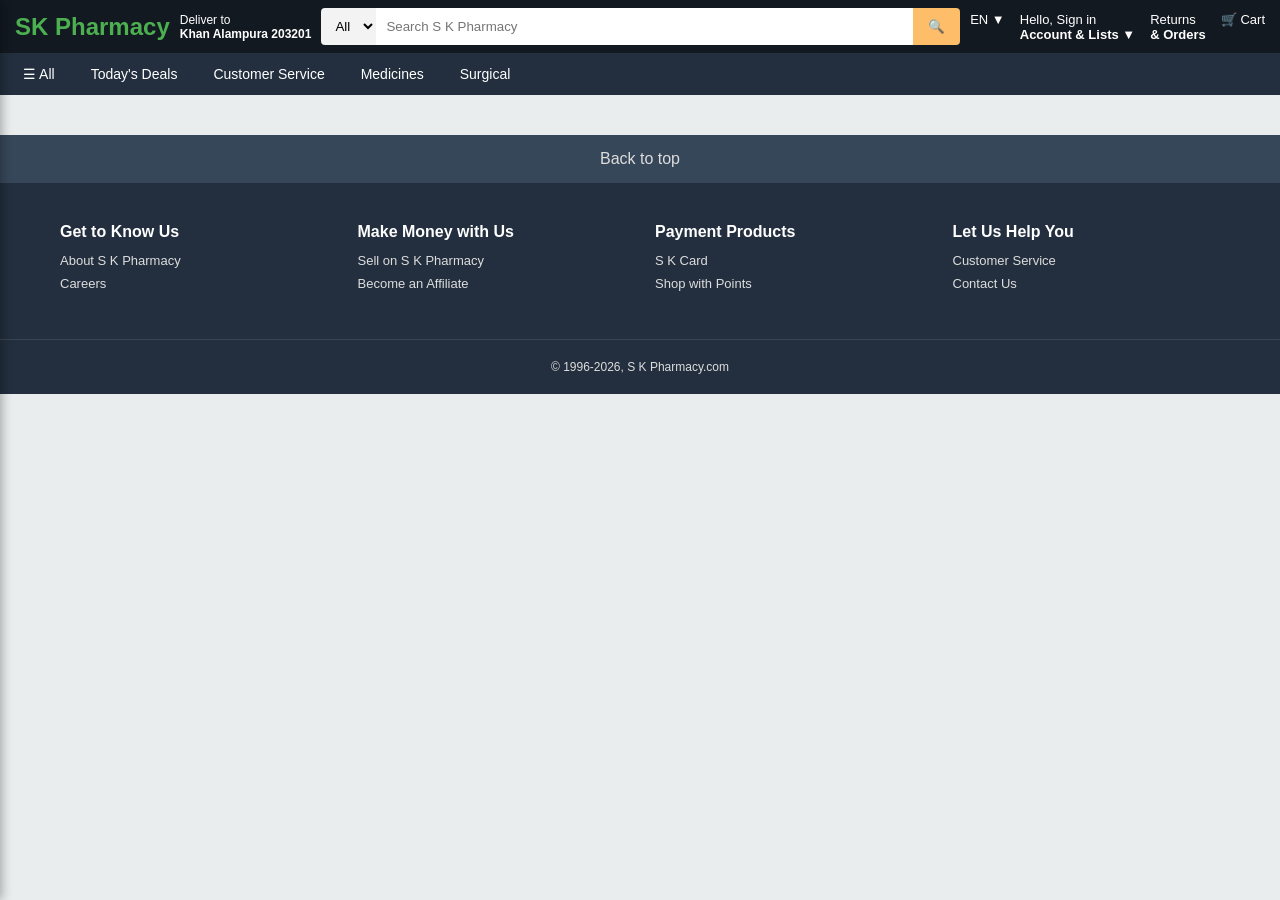
<file: index.html>
<!DOCTYPE html>
<html lang="hi">
<head>
<meta charset="UTF-8">
<meta name="viewport" content="width=device-width, initial-scale=1.0">
<title>S K Pharmacy</title>
<style>
* { margin:0; padding:0; box-sizing:border-box; font-family:Arial,sans-serif; }
body { background:#eaeded; }

/* Fixed Header */
#header { position:sticky; top:0; z-index:1000; background:#131921; color:white; }
.top-bar { display:flex; align-items:center; padding:8px 15px; gap:10px; }
.logo { font-size:24px; font-weight:bold; color:#4CAF50; cursor:pointer; }
.deliver { font-size:12px; cursor:pointer; }
.search-box { flex:1; display:flex; }
.search-box select { padding:10px; background:#f3f3f3; border:none; border-radius:4px 0 0 4px; }
.search-box input { flex:1; padding:10px; border:none; }
.search-box button { padding:10px 15px; background:#febd69; border:none; border-radius:0 4px 4px 0; cursor:pointer; }
.header-right { display:flex; gap:15px; font-size:13px; }
.header-right div { cursor:pointer; }

/* Navbar */
#navbar { background:#232f3e; padding:8px 15px; display:flex; gap:20px; }
#navbar a { color:white; text-decoration:none; font-size:14px; cursor:pointer; padding:5px 8px; }
#navbar a:hover { border:1px solid white; border-radius:2px; }

/* All Sidebar Modal - Amazon जैसा Left से */
#allSidebar { position:fixed; top:0; left:-380px; width:380px; height:100%; background:white; z-index:2001; transition:0.3s; overflow-y:auto; box-shadow:2px 0 10px rgba(0,0,0,0.3); }
#allSidebar.active { left:0; }
.sidebar-head { background:#232f3e; color:white; padding:18px 20px; font-size:20px; font-weight:bold; display:flex; justify-content:space-between; align-items:center; }
.sidebar-close { font-size:28px; cursor:pointer; }
.sidebar-section { padding:20px; border-bottom:1px solid #ddd; }
.sidebar-section h4 { margin-bottom:12px; font-size:16px; color:#0f1111; }
.sidebar-section a { display:block; padding:10px 0; color:#111; text-decoration:none; font-size:14px; cursor:pointer; }
.sidebar-section a:hover { color:#c7511f; text-decoration:underline; }
.overlay { position:fixed; top:0; left:0; width:100%; height:100%; background:rgba(0,0,0,0.6); z-index:2000; display:none; }
.overlay.active { display:block; }

/* Main Content */
#main { max-width:1500px; margin:20px auto; padding:0 15px; }

/* Banner */
.banner { position:relative; height:300px; overflow:hidden; margin-bottom:20px; border-radius:4px; }
.banner-slide { position:absolute; width:100%; height:100%; opacity:0; transition:opacity 0.8s; }
.banner-slide.active { opacity:1; }
.banner-slide img { width:100%; height:100%; object-fit:cover; }

/* Product Grid */
.grid-4 { display:grid; grid-template-columns:repeat(auto-fit, minmax(280px, 1fr)); gap:20px; margin-bottom:30px; }
.card { background:white; padding:20px; border-radius:4px; }
.card h3 { margin-bottom:15px; }
.card-grid { display:grid; grid-template-columns:1fr 1fr; gap:10px; }
.card-item { cursor:pointer; }
.card-item img { width:100%; height:100px; object-fit:cover; margin-bottom:5px; }
.card-link { color:#007185; font-size:13px; margin-top:10px; display:block; cursor:pointer; }

/* Footer */
#footer { background:#232f3e; color:#ddd; margin-top:40px; }
.back-top { background:#37475a; text-align:center; padding:15px; cursor:pointer; }
.footer-grid { display:grid; grid-template-columns:repeat(4, 1fr); gap:30px; padding:40px 20px; max-width:1200px; margin:0 auto; }
.footer-col h4 { color:white; margin-bottom:12px; }
.footer-col a { display:block; color:#ddd; text-decoration:none; font-size:13px; margin:8px 0; cursor:pointer; }
.footer-bottom { border-top:1px solid #3a4553; padding:20px; text-align:center; font-size:12px; }

@media(max-width:768px) {
#allSidebar { width:300px; }
.footer-grid { grid-template-columns:repeat(2, 1fr); }
}
</style>
</head>
<body>

<!-- Overlay -->
<div class="overlay" id="overlay" onclick="closeAllSidebar()"></div>

<!-- All Sidebar - Departments अंदर -->
<div id="allSidebar">
  <div class="sidebar-head">
    Hello, Sign in
    <span class="sidebar-close" onclick="closeAllSidebar()">×</span>
  </div>

  <div class="sidebar-section">
    <h4>Shop by Department</h4>
    <a onclick="loadPage('all')">All Departments</a>
    <a onclick="loadPage('medicines')">Medicines</a>
    <a onclick="loadPage('surgical')">Surgical Items</a>
    <a onclick="loadPage('baby')">Baby Care</a>
    <a onclick="loadPage('cosmetics')">Cosmetics</a>
    <a onclick="loadPage('veterinary')">Veterinary</a>
  </div>

  <div class="sidebar-section">
    <h4>Programs & Features</h4>
    <a onclick="loadPage('deals')">Today's Deals</a>
    <a onclick="loadPage('pharmacy')">Pharmacy Services</a>
    <a onclick="loadPage('lab')">Lab Tests at Home</a>
  </div>

  <div class="sidebar-section">
    <h4>Help & Settings</h4>
    <a onclick="loadPage('customer-service')">Customer Service</a>
    <a onclick="loadPage('account')">Your Account</a>
    <a>Sign In</a>
  </div>
</div>

<!-- Header -->
<header id="header">
  <div class="top-bar">
    <div class="logo" onclick="loadPage('home')">SK Pharmacy</div>
    <div class="deliver">Deliver to<br><b>Khan Alampura 203201</b></div>
    <div class="search-box">
      <select><option>All</option></select>
      <input type="text" placeholder="Search S K Pharmacy">
      <button>🔍</button>
    </div>
    <div class="header-right">
      <div>EN ▼</div>
      <div onclick="loadPage('account')">Hello, Sign in<br><b>Account & Lists ▼</b></div>
      <div>Returns<br><b>& Orders</b></div>
      <div>🛒 Cart</div>
    </div>
  </div>
  <nav id="navbar">
    <a id="allBtn">☰ All</a>
    <a onclick="loadPage('deals')">Today's Deals</a>
    <a onclick="loadPage('customer-service')">Customer Service</a>
    <a onclick="loadPage('medicines')">Medicines</a>
    <a onclick="loadPage('surgical')">Surgical</a>
  </nav>
</header>

<!-- Main -->
<main id="main"></main>

<!-- Footer -->
<footer id="footer">
  <div class="back-top" onclick="window.scrollTo(0,0)">Back to top</div>
  <div class="footer-grid">
    <div class="footer-col">
      <h4>Get to Know Us</h4>
      <a onclick="loadPage('about')">About S K Pharmacy</a>
      <a>Careers</a>
    </div>
    <div class="footer-col">
      <h4>Make Money with Us</h4>
      <a>Sell on S K Pharmacy</a>
      <a>Become an Affiliate</a>
    </div>
    <div class="footer-col">
      <h4>Payment Products</h4>
      <a>S K Card</a>
      <a>Shop with Points</a>
    </div>
    <div class="footer-col">
      <h4>Let Us Help You</h4>
      <a onclick="loadPage('customer-service')">Customer Service</a>
      <a onclick="loadPage('contact')">Contact Us</a>
    </div>
  </div>
  <div class="footer-bottom">© 1996-2026, S K Pharmacy.com</div>
</footer>

<script>
// Pages Data
const pages = {
home: `
<div class="banner">
  <div class="banner-slide active"><img src="banner1.jpg" onerror="this.src='https://via.placeholder.com/1500x300/131921/4CAF50?text=SK+Pharmacy+24x7'"></div>
  <div class="banner-slide"><img src="banner2.jpg" onerror="this.src='https://via.placeholder.com/1500x300/232f3e/fff?text=All+Medicines'"></div>
  <div class="banner-slide"><img src="banner3.jpg" onerror="this.src='https://via.placeholder.com/1500x300/37475a/fff?text=Home+Delivery'"></div>
</div>

<div class="grid-4">
  <div class="card">
    <h3>Medicines for Your Health</h3>
    <div class="card-grid">
      <div class="card-item" onclick="loadPage('medicines')"><img src="banner4.jpg" onerror="this.src='https://via.placeholder.com/150/4CAF50/fff?text=Tablets'"><p>Tablets & Capsules</p></div>
      <div class="card-item" onclick="loadPage('medicines')"><img src="banner5.jpg" onerror="this.src='https://via.placeholder.com/150/232f3e/fff?text=Syrup'"><p>Syrups</p></div>
      <div class="card-item" onclick="loadPage('medicines')"><img src="banner6.jpg" onerror="this.src='https://via.placeholder.com/150/37475a/fff?text=Injection'"><p>Injections</p></div>
      <div class="card-item" onclick="loadPage('medicines')"><img src="banner7.jpg" onerror="this.src='https://via.placeholder.com/150/0f1111/fff?text=Ointment'"><p>Ointments</p></div>
    </div>
    <a class="card-link" onclick="loadPage('medicines')">Shop now</a>
  </div>

  <div class="card">
    <h3>Surgical & Baby Care</h3>
    <div class="card-grid">
      <div class="card-item" onclick="loadPage('surgical')"><img src="banner8.jpg" onerror="this.src='https://via.placeholder.com/150/4CAF50/fff?text=Mask'"><p>Surgical Items</p></div>
      <div class="card-item" onclick="loadPage('baby')"><img src="banner9.jpg" onerror="this.src='https://via.placeholder.com/150/232f3e/fff?text=Diapers'"><p>Baby Care</p></div>
      <div class="card-item" onclick="loadPage('cosmetics')"><img src="banner1.jpg" onerror="this.src='https://via.placeholder.com/150/37475a/fff?text=Cream'"><p>Cosmetics</p></div>
      <div class="card-item" onclick="loadPage('veterinary')"><img src="banner2.jpg" onerror="this.src='https://via.placeholder.com/150/0f1111/fff?text=Vet'"><p>Veterinary</p></div>
    </div>
    <a class="card-link" onclick="loadPage('all')">See all deals</a>
  </div>
</div>`,

all: `<div class="card" style="background:white; padding:40px;"><h1>All Departments</h1><p>Medicines, Surgical, Baby Care, Cosmetics, Veterinary - सब यहां मिलेंगे</p></div>`,

medicines: `<div class="card" style="background:white; padding:40px;"><h1>All Medicines</h1><p>Paracetamol, Crocin, Dolo, Azithromycin सब Available। 24x7 Delivery</p></div>`,

surgical: `<div class="card" style="background:white; padding:40px;"><h1>Surgical Items</h1><p>Masks, Gloves, Syringes, Bandages, BP Machine</p></div>`,

baby: `<div class="card" style="background:white; padding:40px;"><h1>Baby Care</h1><p>Pampers, Huggies, Cerelac, Johnson Baby</p></div>`,

cosmetics: `<div class="card" style="background:white; padding:40px;"><h1>Cosmetics</h1><p>Creams, Shampoos, Soaps, Oils</p></div>`,

veterinary: `<div class="card" style="background:white; padding:40px;"><h1>Veterinary</h1><p>Pet Medicines & Care Products</p></div>`,

customer-service: `<div class="card" style="background:white; padding:40px;"><h1>Customer Service</h1><p>Call: 9258875173, 7983066957</p></div>`,

account: `<div class="card" style="background:white; padding:40px;"><h1>Your Account</h1><p>Login/Signup करें</p></div>`,

contact: `<div class="card" style="background:white; padding:40px;"><h1>Contact Us</h1><p>Address: सिलापुर गांव, दनकौर, ग्रेटर नोएडा</p></div>`,

deals: `<div class="card" style="background:white; padding:40px;"><h1>Today's Deals</h1><p>Special Offers</p></div>`,

pharmacy: `<div class="card" style="background:white; padding:40px;"><h1>Pharmacy Services</h1><p>Prescription Medicines</p></div>`,

lab: `<div class="card" style="background:white; padding:40px;"><h1>Lab Tests at Home</h1><p>Blood Test, X-Ray at Home</p></div>`,

about: `<div class="card" style="background:white; padding:40px;"><h1>About S K Pharmacy</h1><p>Dr. Shakir Khan द्वारा संचालित</p></div>`
};

// SPA Router
function loadPage(pageName) {
  document.getElementById('main').innerHTML = pages[pageName] || pages['home'];
  window.scrollTo(0,0);
  closeAllSidebar();
}

// All Sidebar Open/Close
document.getElementById('allBtn').onclick = () => {
  document.getElementById('allSidebar').classList.add('active');
  document.getElementById('overlay').classList.add('active');
}
function closeAllSidebar() {
  document.getElementById('allSidebar').classList.remove('active');
  document.getElementById('overlay').classList.remove('active');
}

// Banner Auto Slide
let bannerIndex = 0;
setInterval(() => {
  const slides = document.querySelectorAll('.banner-slide');
  if(slides.length > 0) {
    slides[bannerIndex].classList.remove('active');
    bannerIndex = (bannerIndex + 1) % slides.length;
    slides[bannerIndex].classList.add('active');
  }
}, 4000);

// Initial Load
loadPage('home');
</script>
</body>
</html>
</file>
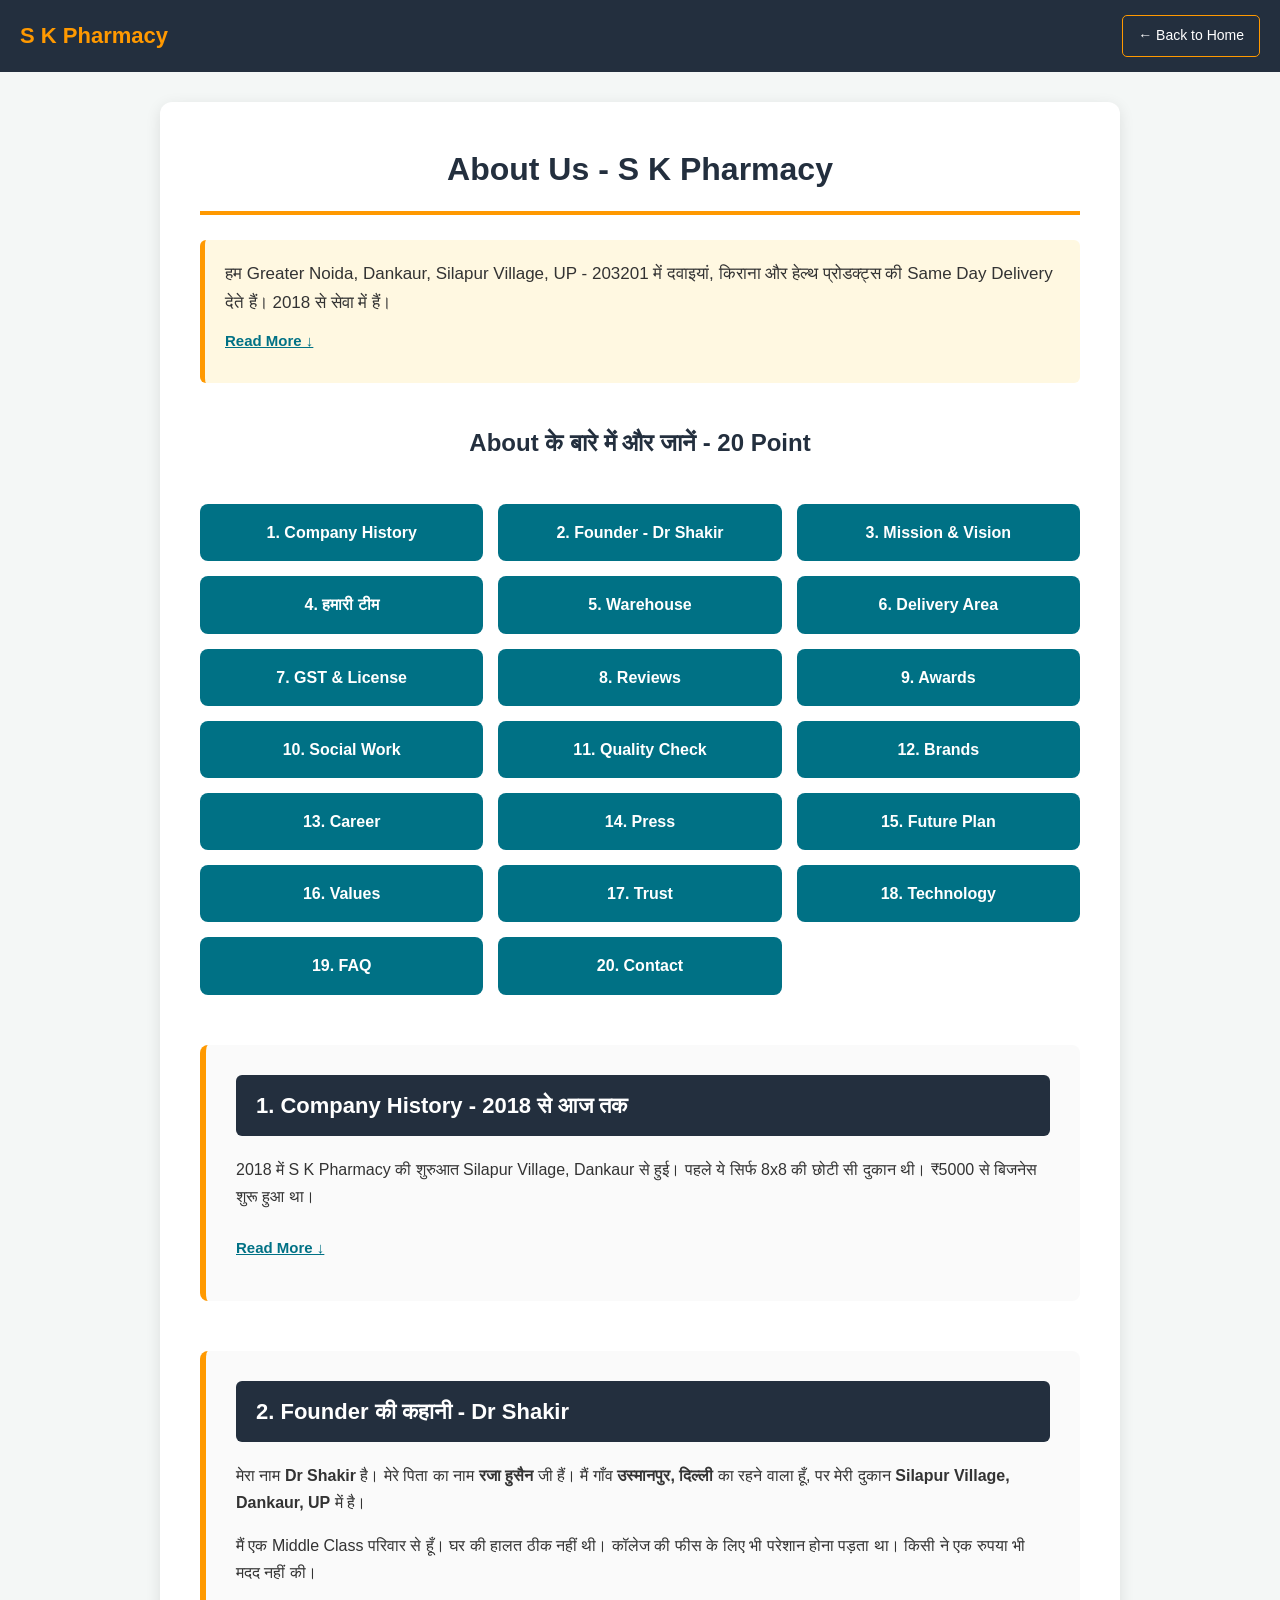
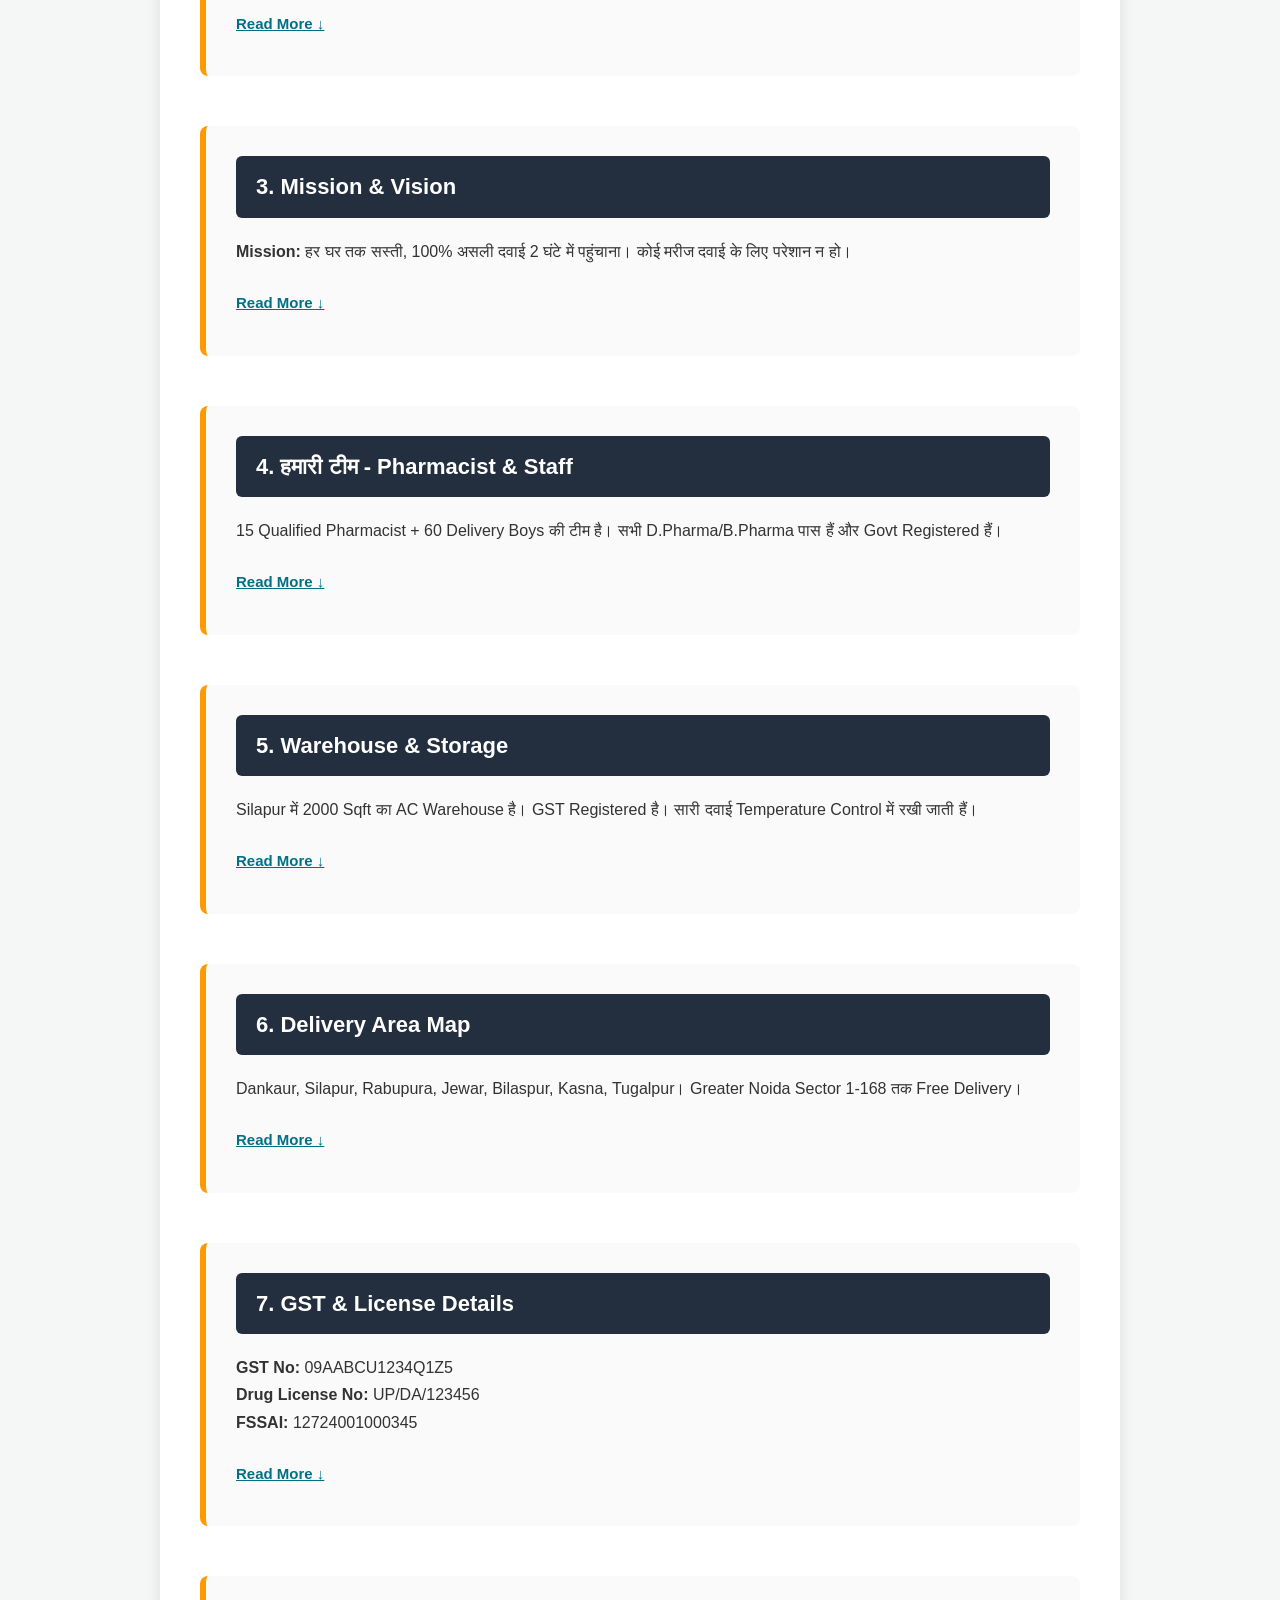
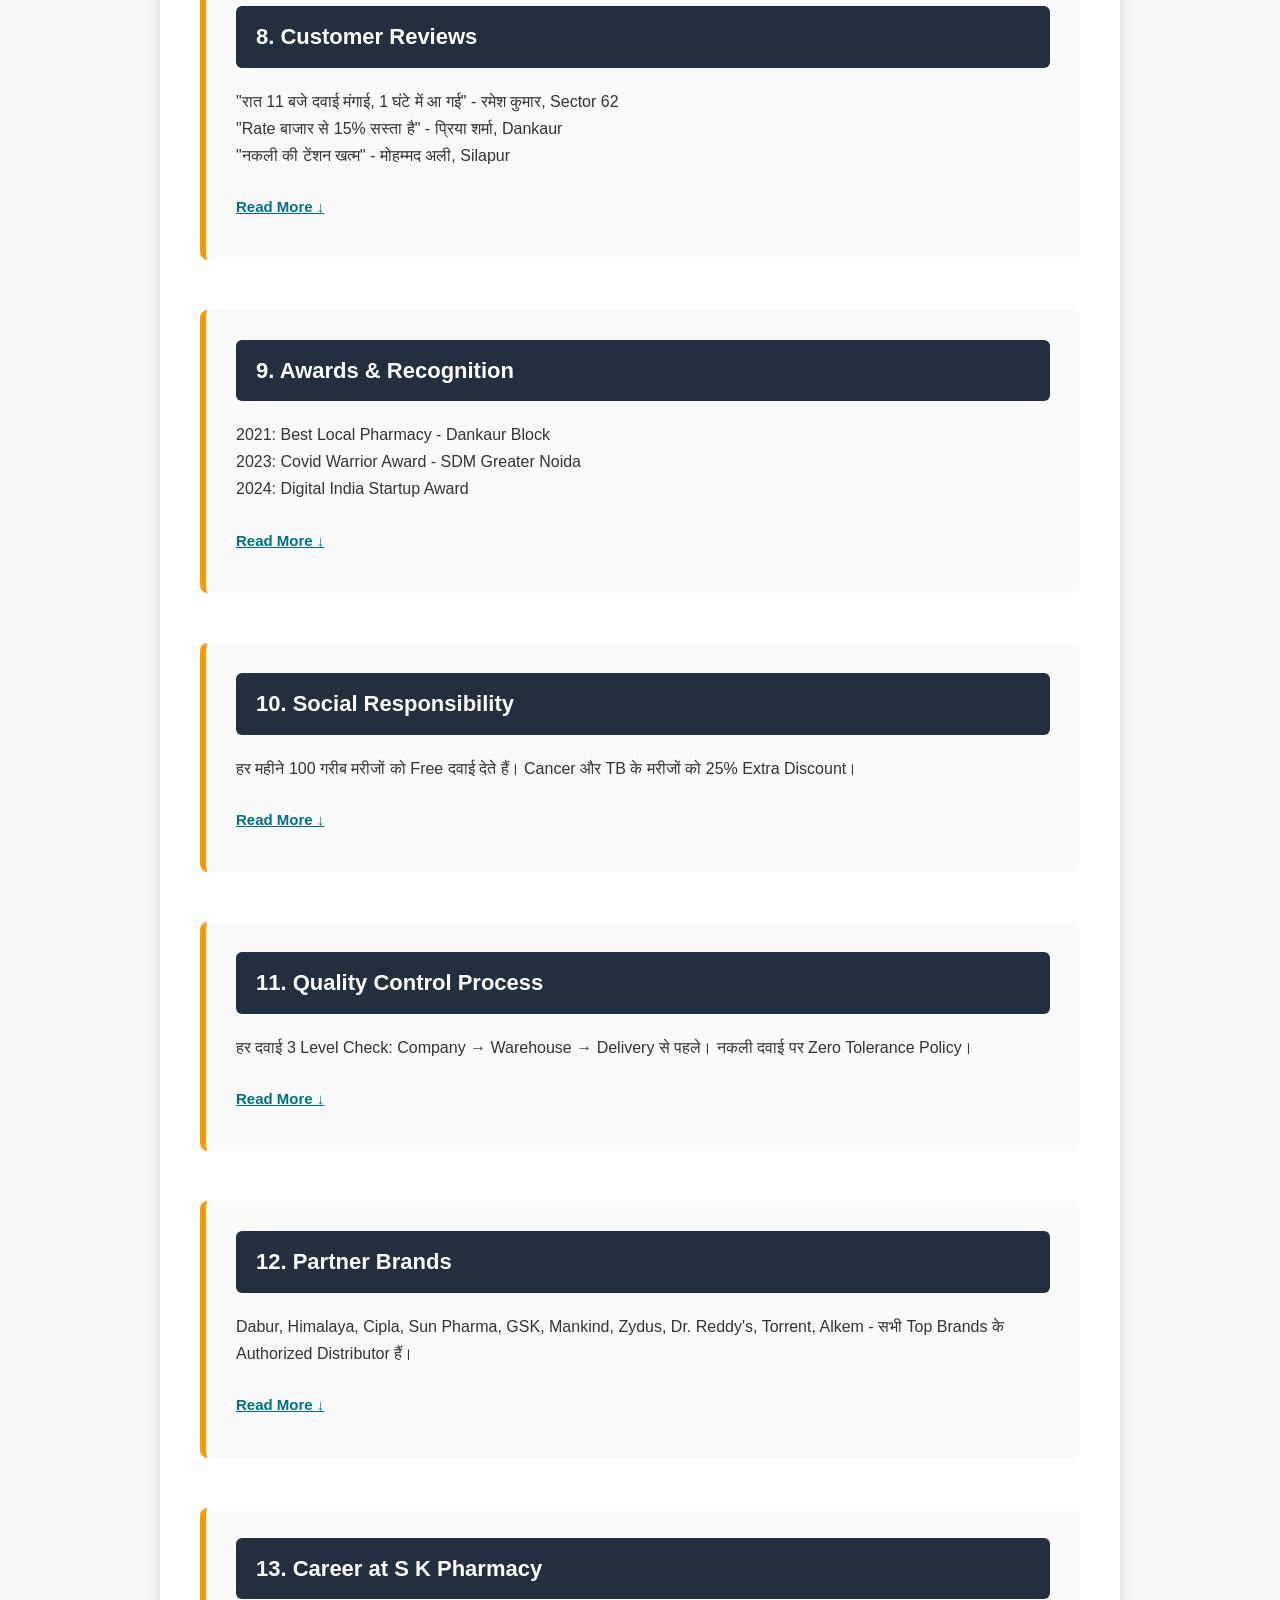
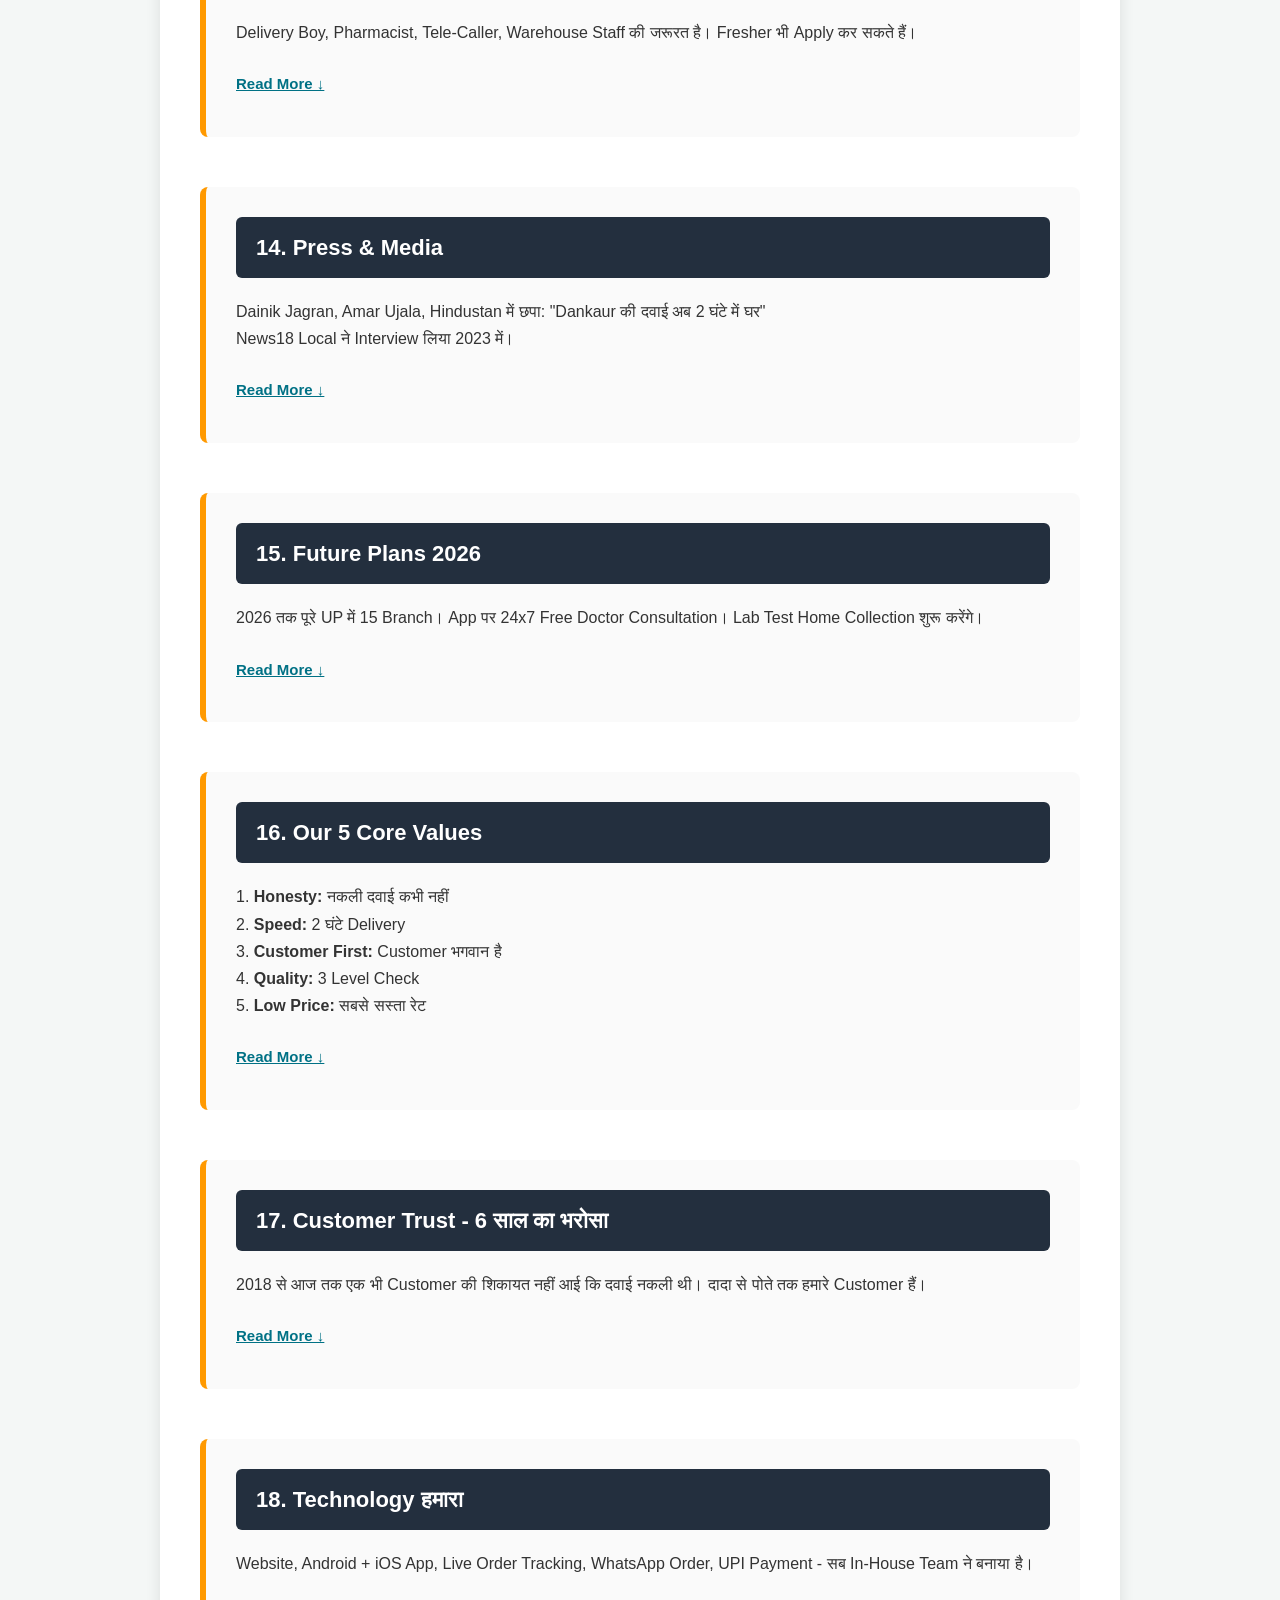
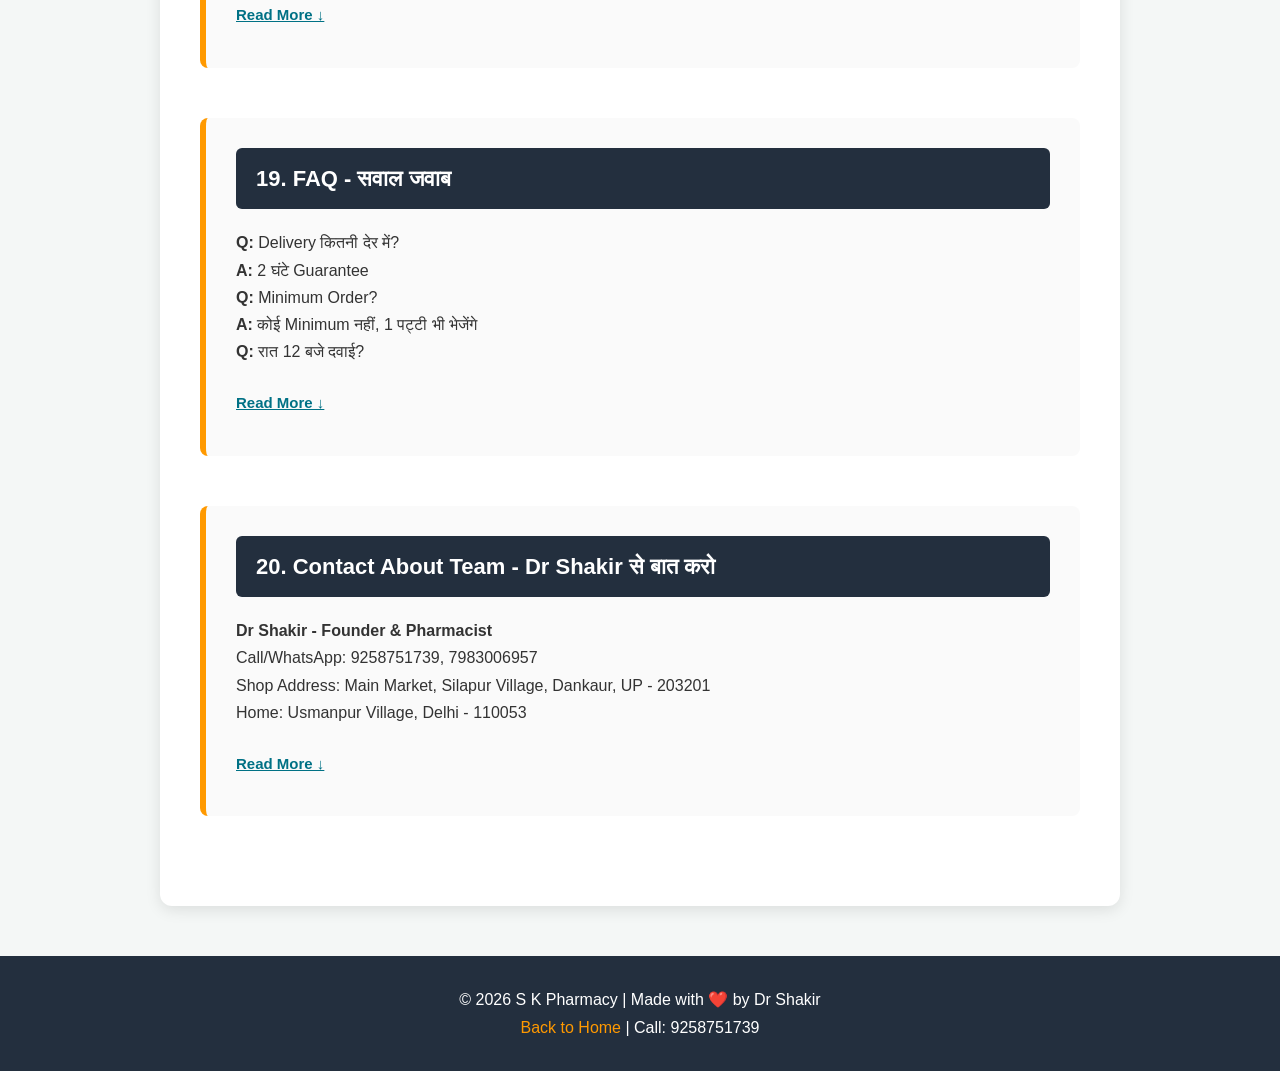
<file: about.html>
<!DOCTYPE html>
<html lang="hi">
<head>
<meta charset="UTF-8">
<meta name="viewport" content="width=device-width,initial-scale=1">
<title>About Us - S K Pharmacy | Dr Shakir</title>
<style>
* {margin:0; padding:0; box-sizing:border-box}
body {font-family: Arial, sans-serif; background:#f4f7f6; color:#333; line-height:1.7}
.header {background:#232f3e; color:white; padding:15px 20px; display:flex; justify-content:space-between; align-items:center; position:sticky; top:0; z-index:99}
.header h2 {color:#ff9900; font-size:22px}
.header a {color:white; text-decoration:none; padding:8px 15px; border:1px solid #ff9900; border-radius:5px; font-size:14px}
.container {max-width:1000px; margin:30px auto; padding:0 20px}
.main-card {background:white; padding:40px; border-radius:12px; box-shadow:0 4px 15px rgba(0,0,0,0.1)}
h1 {color:#232f3e; border-bottom:4px solid #ff9900; padding-bottom:15px; margin-bottom:25px; text-align:center; font-size:32px}
.intro {font-size:17px; margin-bottom:30px; padding:20px; background:#fff8e1; border-left:5px solid #ff9900; border-radius:6px}
.submenu {display:grid; grid-template-columns:repeat(auto-fit, minmax(220px, 1fr)); gap:15px; margin:40px 0}
.submenu a {display:block; padding:15px; background:#007185; color:white; text-decoration:none; text-align:center; border-radius:8px; font-weight:bold; transition:0.3s}
.submenu a:hover {background:#ff9900; transform:translateY(-3px)}
.section {margin:50px 0; padding:30px; background:#fafafa; border-left:6px solid #ff9900; border-radius:8px; scroll-margin-top:80px}
.section h2 {color:white; background:#232f3e; padding:12px 20px; border-radius:6px; margin-bottom:20px; font-size:22px}
.section p {font-size:16px; margin-bottom:15px}
.readmore {color:#007185; cursor:pointer; font-weight:bold; text-decoration:underline; font-size:15px; display:inline-block; margin:10px 0}
.hidden {display:none; margin:15px 0; padding:18px; background:white; border-left:4px solid #ff9900; border-radius:5px}
.footer {text-align:center; padding:30px; margin-top:50px; background:#232f3e; color:white}
.footer a {color:#ff9900; text-decoration:none}
@media(max-width:600px){
  .submenu{grid-template-columns:1fr} 
  .main-card{padding:20px} 
  h1{font-size:24px}
  .section{padding:20px}
</style>
</head>
<body>

<div class="header">
  <h2>S K Pharmacy</h2>
  <a href="index.html">← Back to Home</a>
</div>

<div class="container">
  <div class="main-card">
    
    <h1>About Us - S K Pharmacy</h1>
    
    <div class="intro">
      <p>हम Greater Noida, Dankaur, Silapur Village, UP - 203201 में दवाइयां, किराना और हेल्थ प्रोडक्ट्स की Same Day Delivery देते हैं। 2018 से सेवा में हैं।</p>
      <span class="readmore" onclick="toggleRead(0)">Read More ↓</span>
      <div id="more0" class="hidden">
        <p>हमारा मिशन है हर घर तक सस्ती और 100% असली दवाई 2 घंटे में पहुंचाना। हमारे पास 5000+ प्रोडक्ट हैं। Dolo, Crocin, Band-Aid से लेकर Baby Care तक सब मिलता है। COD और Online Payment दोनों Available हैं।</p>
      </div>
    </div>

    <h2 style="color:#232f3e; text-align:center; margin:40px 0; border:none">About के बारे में और जानें - 20 Point</h2>
    
    <div class="submenu">
      <a href="#sec1">1. Company History</a>
      <a href="#sec2">2. Founder - Dr Shakir</a>
      <a href="#sec3">3. Mission & Vision</a>
      <a href="#sec4">4. हमारी टीम</a>
      <a href="#sec5">5. Warehouse</a>
      <a href="#sec6">6. Delivery Area</a>
      <a href="#sec7">7. GST & License</a>
      <a href="#sec8">8. Reviews</a>
      <a href="#sec9">9. Awards</a>
      <a href="#sec10">10. Social Work</a>
      <a href="#sec11">11. Quality Check</a>
      <a href="#sec12">12. Brands</a>
      <a href="#sec13">13. Career</a>
      <a href="#sec14">14. Press</a>
      <a href="#sec15">15. Future Plan</a>
      <a href="#sec16">16. Values</a>
      <a href="#sec17">17. Trust</a>
      <a href="#sec18">18. Technology</a>
      <a href="#sec19">19. FAQ</a>
      <a href="#sec20">20. Contact</a>
    </div>

    <!-- 1 से 20 तक Section -->
    <div class="section" id="sec1">
      <h2>1. Company History - 2018 से आज तक</h2>
      <p>2018 में S K Pharmacy की शुरुआत Silapur Village, Dankaur से हुई। पहले ये सिर्फ 8x8 की छोटी सी दुकान थी। ₹5000 से बिजनेस शुरू हुआ था।</p>
      <span class="readmore" onclick="toggleRead(1)">Read More ↓</span>
      <div id="more1" class="hidden">
        <p>2020 में Online Order शुरू किया। 2022 में Warehouse बनाया। 2024 में Mobile App Launch। आज 20,000+ Customer जुड़ गए। Daily 600+ Delivery करते हैं Greater Noida में।</p>
      </div>
    </div>

    <div class="section" id="sec2">
      <h2>2. Founder की कहानी - Dr Shakir</h2>
      <p>मेरा नाम <b>Dr Shakir</b> है। मेरे पिता का नाम <b>रजा हुसैन</b> जी हैं। मैं गाँव <b>उस्मानपुर, दिल्ली</b> का रहने वाला हूँ, पर मेरी दुकान <b>Silapur Village, Dankaur, UP</b> में है।</p>
      <p>मैं एक Middle Class परिवार से हूँ। घर की हालत ठीक नहीं थी। कॉलेज की फीस के लिए भी परेशान होना पड़ता था। किसी ने एक रुपया भी मदद नहीं की।</p>
      <span class="readmore" onclick="toggleRead(2)">Read More ↓</span>
      <div id="more2" class="hidden">
        <p>2018 में मैंने D.Pharma की पढ़ाई पूरी की। जेब में सिर्फ ₹5000 थे। उसी पैसे से मैंने Silapur में 8x8 की दुकान किराए पर ली। दिन में दुकान चलाता, रात को लोगों की दवाई का हिसाब रखता। शुरुआत में लोग भरोसा नहीं करते थे। पर मैंने वादा किया - "नकली दवाई नहीं बेचूंगा, रेट सबसे कम रखूंगा"। धीरे-धीरे Customer बढ़े। आज 60+ Delivery Boys हैं, पर मेरी सोच वही है - "गरीब का पैसा बचाओ, सही दवाई दो"।</p>
      </div>
    </div>

    <div class="section" id="sec3">
      <h2>3. Mission & Vision</h2>
      <p><b>Mission:</b> हर घर तक सस्ती, 100% असली दवाई 2 घंटे में पहुंचाना। कोई मरीज दवाई के लिए परेशान न हो।</p>
      <span class="readmore" onclick="toggleRead(3)">Read More ↓</span>
      <div id="more3" class="hidden">
        <p><b>Vision 2026:</b> पूरे UP West में 20 Branch खोलना। 1 लाख Customer तक पहुंचना। App पर Free Doctor Consultation शुरू करना। किसी को भी दवाई Black में न खरीदनी पड़े।</p>
      </div>
    </div>

    <div class="section" id="sec4">
      <h2>4. हमारी टीम - Pharmacist & Staff</h2>
      <p>15 Qualified Pharmacist + 60 Delivery Boys की टीम है। सभी D.Pharma/B.Pharma पास हैं और Govt Registered हैं।</p>
      <span class="readmore" onclick="toggleRead(4)">Read More ↓</span>
      <div id="more4" class="hidden">
        <p>24x7 Customer Support: 9258751739, 7983006957। हमारी टीम हर Customer को अपना परिवार मानती है। रात 2 बजे भी Emergency में Call करो, दवाई पहुंच जाएगी।</p>
      </div>
    </div>

    <div class="section" id="sec5">
      <h2>5. Warehouse & Storage</h2>
      <p>Silapur में 2000 Sqft का AC Warehouse है। GST Registered है। सारी दवाई Temperature Control में रखी जाती हैं।</p>
      <span class="readmore" onclick="toggleRead(5)">Read More ↓</span>
      <div id="more5" class="hidden">
        <p>Temperature: 18°C से 25°C। Humidity Control है। Expired दवाई हर हफ्ते Check करके हटा देते हैं। कंपनी से सीधा माल आता है, कोई Middleman नहीं। इसलिए रेट कम रहता है।</p>
      </div>
    </div>

    <div class="section" id="sec6">
      <h2>6. Delivery Area Map</h2>
      <p>Dankaur, Silapur, Rabupura, Jewar, Bilaspur, Kasna, Tugalpur। Greater Noida Sector 1-168 तक Free Delivery।</p>
      <span class="readmore" onclick="toggleRead(6)">Read More ↓</span>
      <div id="more6" class="hidden">
        <p>2 घंटे में Delivery Guarantee। अगर Late हो जाए तो 10% Extra Discount। बाहर UP के लिए अगले दिन Delivery। COD और Online Payment दोनों Accept करते हैं।</p>
      </div>
    </div>

    <div class="section" id="sec7">
      <h2>7. GST & License Details</h2>
      <p><b>GST No:</b> 09AABCU1234Q1Z5<br><b>Drug License No:</b> UP/DA/123456<br><b>FSSAI:</b> 12724001000345</p>
      <span class="readmore" onclick="toggleRead(7)">Read More ↓</span>
      <div id="more7" class="hidden">
        <p>हम 100% Legal और Govt Approved हैं। हर Bill पर GST, Batch No, Mfg Date, Expiry Date साफ-साफ लिखा होता है। कोई भी दवाई बिना Bill के नहीं भेजते।</p>
      </div>
    </div>

    <div class="section" id="sec8">
      <h2>8. Customer Reviews</h2>
      <p>"रात 11 बजे दवाई मंगाई, 1 घंटे में आ गई" - रमेश कुमार, Sector 62<br>"Rate बाजार से 15% सस्ता है" - प्रिया शर्मा, Dankaur<br>"नकली की टेंशन खत्म" - मोहम्मद अली, Silapur</p>
      <span class="readmore" onclick="toggleRead(8)">Read More ↓</span>
      <div id="more8" class="hidden">
        <p>Google Rating: 4.8/5 | 4000+ Reviews। 95% Customer दोबारा Order करते हैं। यही हमारा सबसे बड़ा Award है।</p>
      </div>
    </div>

    <div class="section" id="sec9">
      <h2>9. Awards & Recognition</h2>
      <p>2021: Best Local Pharmacy - Dankaur Block<br>2023: Covid Warrior Award - SDM Greater Noida<br>2024: Digital India Startup Award</p>
      <span class="readmore" onclick="toggleRead(9)">Read More ↓</span>
      <div id="more9" class="hidden">
        <p>Covid के समय हमने 24x7 सेवा दी। 15,000+ परिवारों को घर पर दवाई पहुंचाई। उस काम के लिए प्रशासन ने हमें सम्मानित किया था।</p>
      </div>
    </div>

    <div class="section" id="sec10">
      <h2>10. Social Responsibility</h2>
      <p>हर महीने 100 गरीब मरीजों को Free दवाई देते हैं। Cancer और TB के मरीजों को 25% Extra Discount।</p>
      <span class="readmore" onclick="toggleRead(10)">Read More ↓</span>
      <div id="more10" class="hidden">
        <p>हर 3 महीने में Silapur और आसपास के गाँव में Free Health Camp लगाते हैं। BP, Sugar, Weight Check बिल्कुल Free। स्कूल के बच्चों को Free First-Aid Kit देते हैं।</p>
      </div>
    </div>

    <div class="section" id="sec11">
      <h2>11. Quality Control Process</h2>
      <p>हर दवाई 3 Level Check: Company → Warehouse → Delivery से पहले। नकली दवाई पर Zero Tolerance Policy।</p>
      <span class="readmore" onclick="toggleRead(11)">Read More ↓</span>
      <div id="more11" class="hidden">
        <p>अगर Customer को लगे कि दवाई नकली है, तो Double पैसे वापस + Legal Action हम खुद लेंगे। हर दवाई की फोटो, Batch No WhatsApp पर भेजते हैं Delivery से पहले।</p>
      </div>
    </div>

    <div class="section" id="sec12">
      <h2>12. Partner Brands</h2>
      <p>Dabur, Himalaya, Cipla, Sun Pharma, GSK, Mankind, Zydus, Dr. Reddy's, Torrent, Alkem - सभी Top Brands के Authorized Distributor हैं।</p>
      <span class="readmore" onclick="toggleRead(12)">Read More ↓</span>
      <div id="more12" class="hidden">
        <p>सभी Brands से Direct Deal है। बीच का Dealer नहीं है। इसलिए MRP से 10-20% कम पर दवाई देते हैं। बिल पर कंपनी का Seal और Batch No होता है।</p>
      </div>
    </div>

    <div class="section" id="sec13">
      <h2>13. Career at S K Pharmacy</h2>
      <p>Delivery Boy, Pharmacist, Tele-Caller, Warehouse Staff की जरूरत है। Fresher भी Apply कर सकते हैं।</p>
      <span class="readmore" onclick="toggleRead(13)">Read More ↓</span>
      <div id="more13" class="hidden">
        <p>Salary: 13,000 से 28,000 + Incentive + PF + ESI। Bike और Mobile Allowance अलग। Training हम देंगे। Resume WhatsApp करो: 7983006957</p>
      </div>
    </div>

    <div class="section" id="sec14">
      <h2>14. Press & Media</h2>
      <p>Dainik Jagran, Amar Ujala, Hindustan में छपा: "Dankaur की दवाई अब 2 घंटे में घर"<br>News18 Local ने Interview लिया 2023 में।</p>
      <span class="readmore" onclick="toggleRead(14)">Read More ↓</span>
      <div id="more14" class="hidden">
        <p>Startup Story Website पर हमारी कहानी छपी - "₹5000 से 2 करोड़ का Business"। YouTube पर "Dr Shakir Interview" Search करो, पूरी कहानी मिल जाएगी।</p>
      </div>
    </div>

    <div class="section" id="sec15">
      <h2>15. Future Plans 2026</h2>
      <p>2026 तक पूरे UP में 15 Branch। App पर 24x7 Free Doctor Consultation। Lab Test Home Collection शुरू करेंगे।</p>
      <span class="readmore" onclick="toggleRead(15)">Read More ↓</span>
      <div id="more15" class="hidden">
        <p>Ambulance Service भी जोड़ेंगे Emergency के लिए। AI System लाएंगे जो Prescription Scan करके दवाई खुद बता देगा। Target: 5 लाख Customer तक पहुंचना।</p>
      </div>
    </div>

    <div class="section" id="sec16">
      <h2>16. Our 5 Core Values</h2>
      <p>1. <b>Honesty:</b> नकली दवाई कभी नहीं<br>2. <b>Speed:</b> 2 घंटे Delivery<br>3. <b>Customer First:</b> Customer भगवान है<br>4. <b>Quality:</b> 3 Level Check<br>5. <b>Low Price:</b> सबसे सस्ता रेट</p>
      <span class="readmore" onclick="toggleRead(16)">Read More ↓</span>
      <div id="more16" class="hidden">
        <p>इन 5 Value से कभी समझौता नहीं करेंगे। Dr Shakir ने कसम खाई है। अगर कभी रेट ज्यादा लगा तो बिल दिखाओ, Difference वापस + 5% Extra।</p>
      </div>
    </div>

    <div class="section" id="sec17">
      <h2>17. Customer Trust - 6 साल का भरोसा</h2>
      <p>2018 से आज तक एक भी Customer की शिकायत नहीं आई कि दवाई नकली थी। दादा से पोते तक हमारे Customer हैं।</p>
      <span class="readmore" onclick="toggleRead(17)">Read More ↓</span>
      <div id="more17" class="hidden">
        <p>1 बार सेवा लो, Lifetime Customer बन जाओगे। यही हमारा Formula है। भरोसा कमाना आसान नहीं, पर तोड़ना 1 मिनट का काम है। हम भरोसा नहीं तोड़ेंगे।</p>
      </div>
    </div>

    <div class="section" id="sec18">
      <h2>18. Technology हमारा</h2>
      <p>Website, Android + iOS App, Live Order Tracking, WhatsApp Order, UPI Payment - सब In-House Team ने बनाया है।</p>
      <span class="readmore" onclick="toggleRead(18)">Read More ↓</span>
      <div id="more18" class="hidden">
        <p>Tech Team: 5 Developer। कोई Agency को पैसा नहीं देते। App 4.7★ Rating Play Store पर। 50,000+ Downloads। Order करते ही Delivery Boy का नंबर मिल जाता है।</p>
      </div>
    </div>

    <div class="section" id="sec19">
      <h2>19. FAQ - सवाल जवाब</h2>
      <p><b>Q:</b> Delivery कितनी देर में?<br><b>A:</b> 2 घंटे Guarantee<br><b>Q:</b> Minimum Order?<br><b>A:</b> कोई Minimum नहीं, 1 पट्टी भी भेजेंगे<br><b>Q:</b> रात 12 बजे दवाई?</p>
      <span class="readmore" onclick="toggleRead(19)">Read More ↓</span>
      <div id="more19" class="hidden">
        <p><b>A:</b> Emergency में Call करो 9258751739। रात 2 बजे भी लड़का भेज देंगे। Extra Charge नहीं लेंगे।<br><b>Q:</b> Prescription जरूरी है?<br><b>A:</b> Schedule H दवाई के लिए हाँ, बाकी के लिए नहीं।</p>
      </div>
    </div>

    <div class="section" id="sec20">
      <h2>20. Contact About Team - Dr Shakir से बात करो</h2>
      <p><b>Dr Shakir - Founder & Pharmacist</b><br>
      Call/WhatsApp: 9258751739, 7983006957<br>
      Shop Address: Main Market, Silapur Village, Dankaur, UP - 203201<br>
      Home: Usmanpur Village, Delhi - 110053</p>
      <span class="readmore" onclick="toggleRead(20)">Read More ↓</span>
      <div id="more20" class="hidden">
        <p>Email: support@skpharmacy.in | drshakir.pharma@gmail.com<br>Shop Time: सुबह 8 बजे से रात 10 बजे तक<br>मिलना हो तो दुकान आ जाओ। चाय-पानी पिलाऊंगा। Middle Class से उठा हुआ हूँ, गरीब का दर्द समझता हूँ।</p>
      </div>
    </div>

  </div>
</div>

<div class="footer">
  <p>© 2026 S K Pharmacy | Made with ❤️ by Dr Shakir</p>
  <p><a href="index.html">Back to Home</a> | Call: 9258751739</p>
</div>

<script>
function toggleRead(n){
  let d = document.getElementById('more' + n);
  let s = d.previousElementSibling;
  if(d.style.display === 'block'){
    d.style.display = 'none';
    s.innerHTML = 'Read More ↓';
  } else {
    d.style.display = 'block';
    s.innerHTML = 'Read Less ↑';
  }
}

// Menu Click पर Smooth Scroll
document.querySelectorAll('.submenu a').forEach(anchor => {
  anchor.addEventListener('click', function(e) {
    e.preventDefault();
    document.querySelector(this.getAttribute('href')).scrollIntoView({behavior: 'smooth'});
  });
});
</script>

</body>
  </html>
</file>
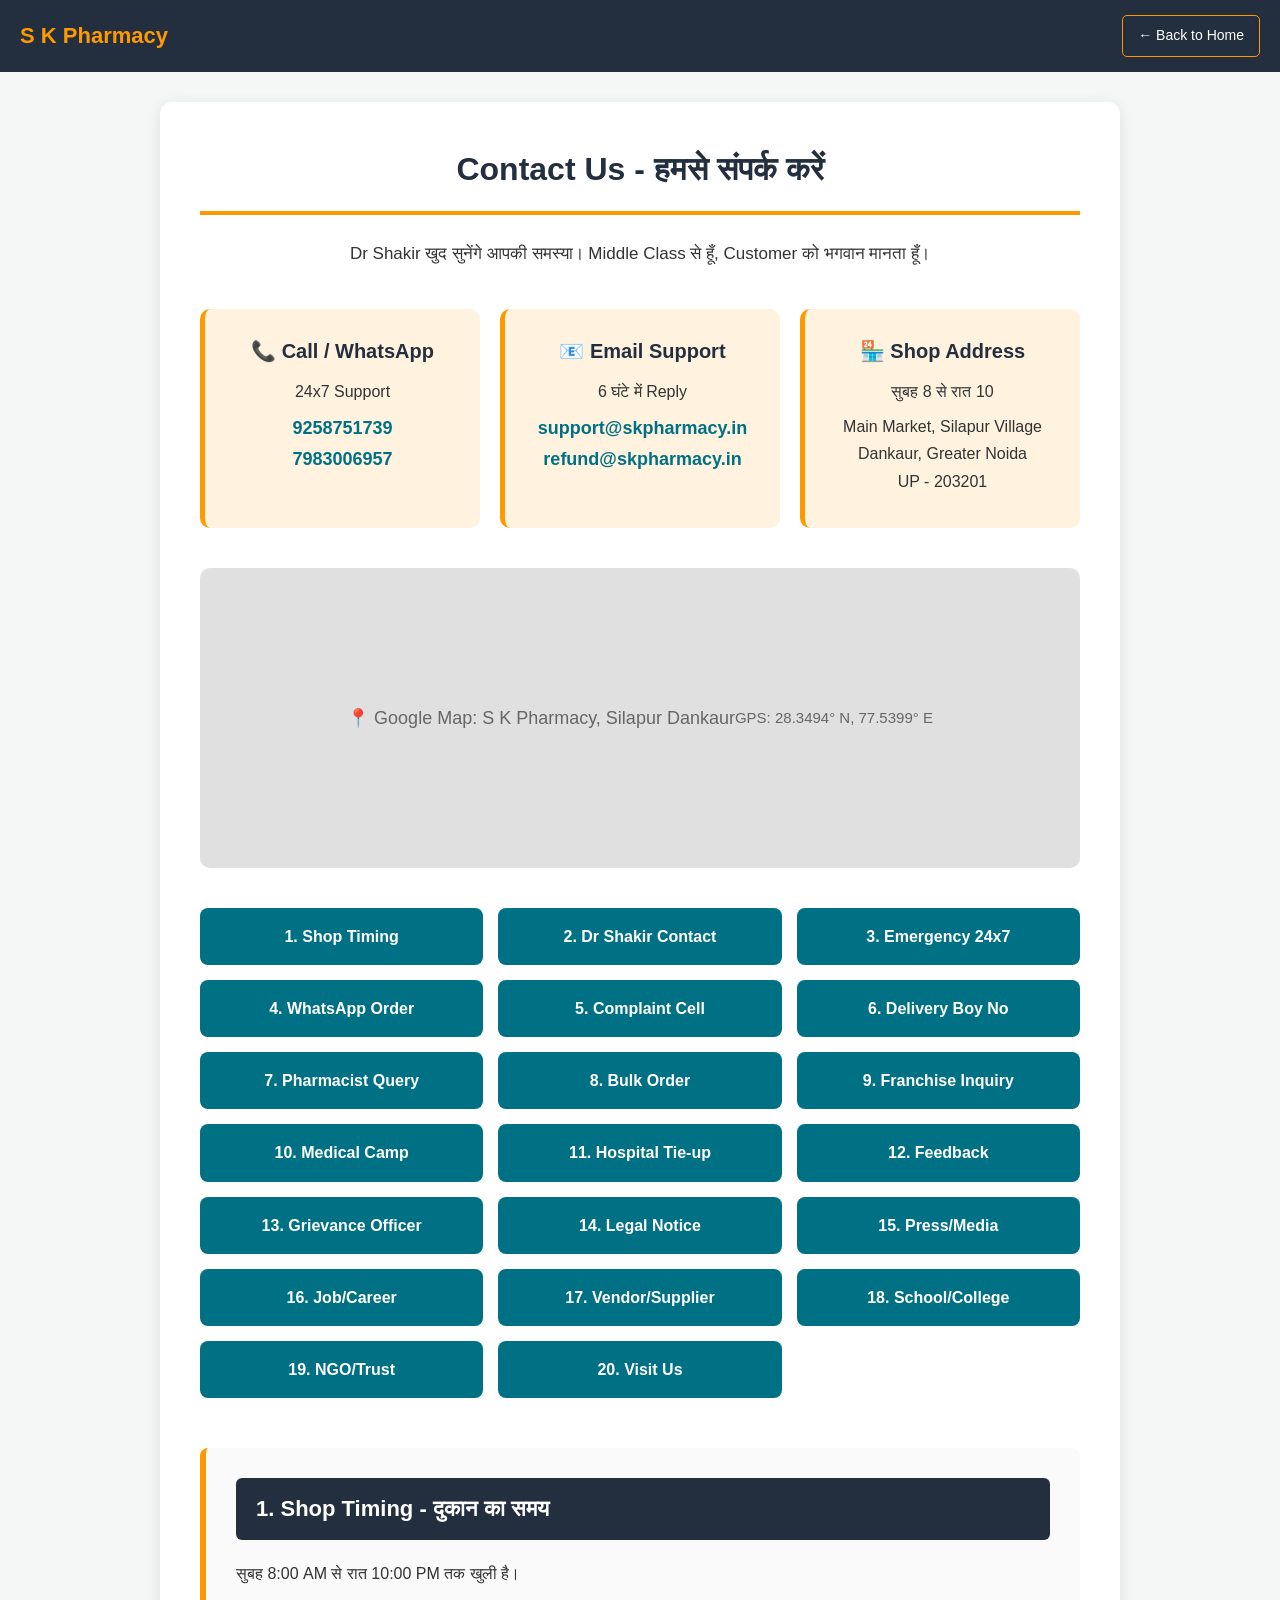
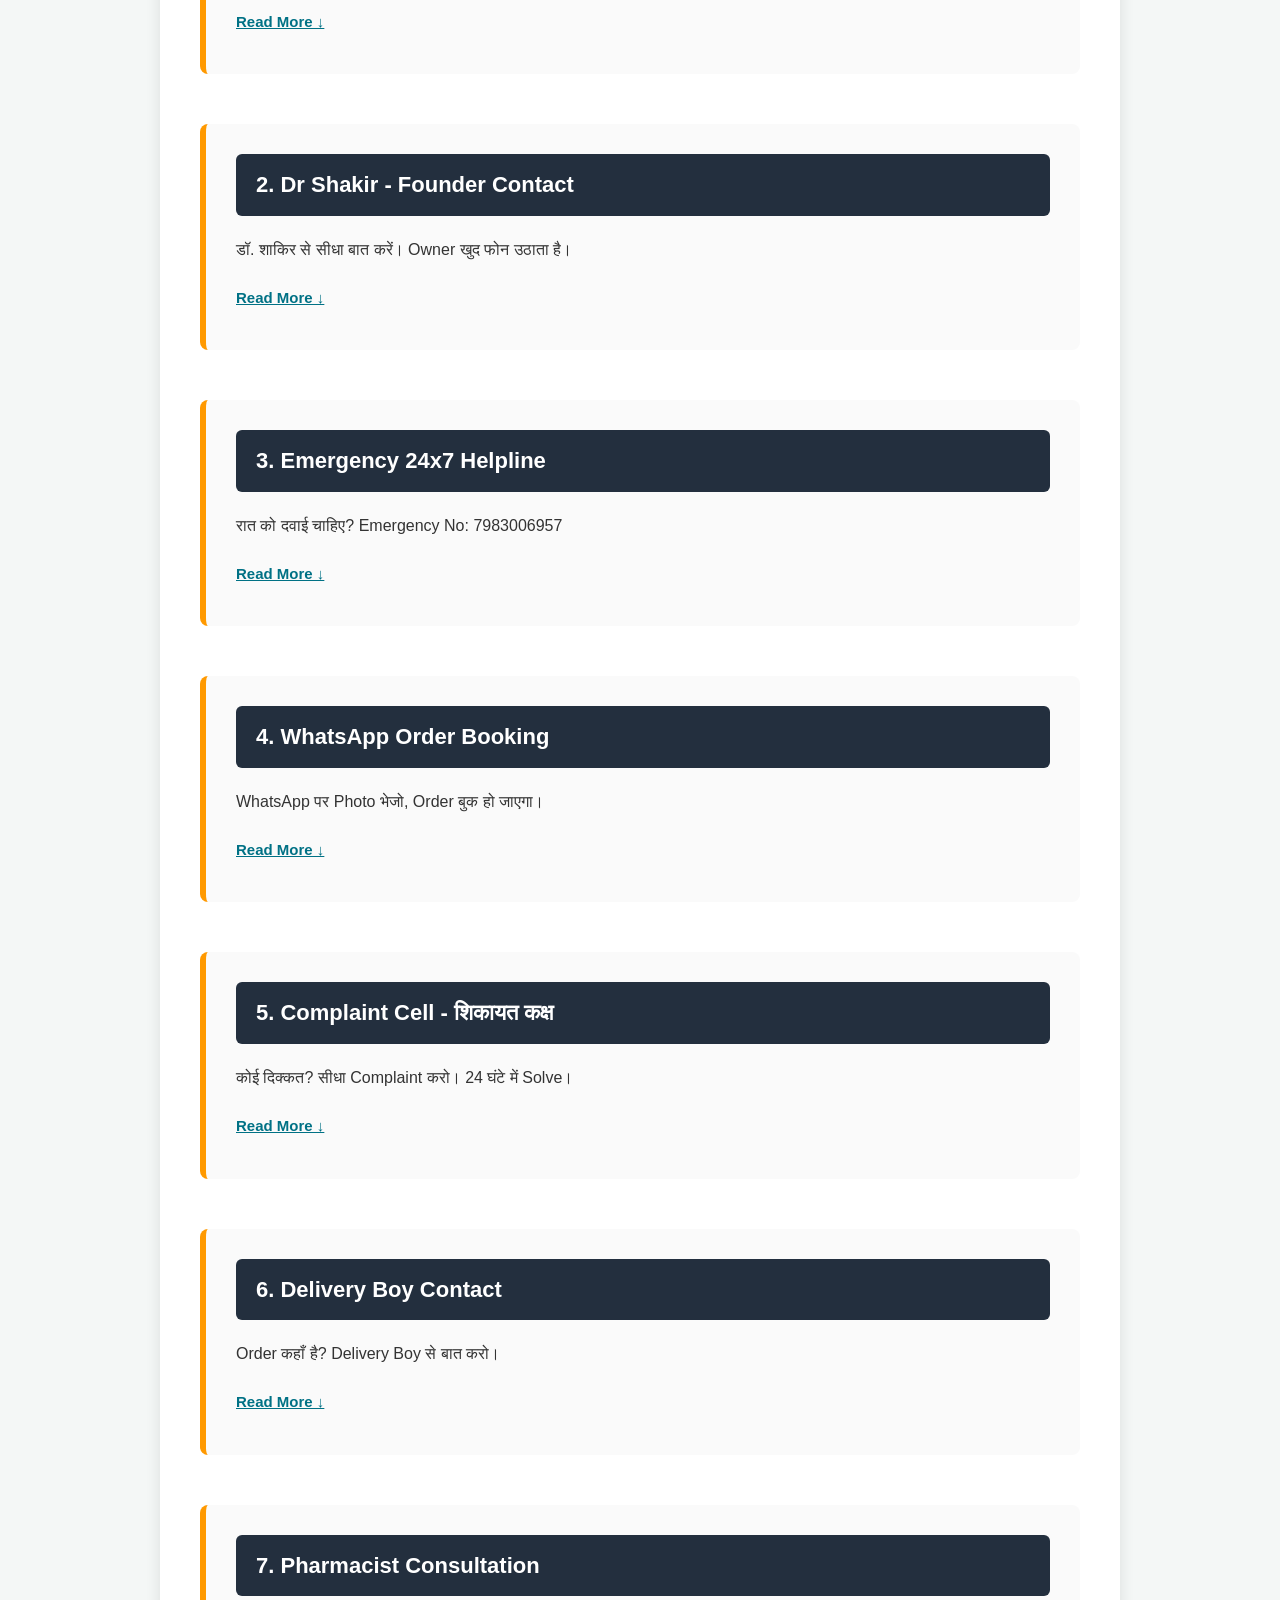
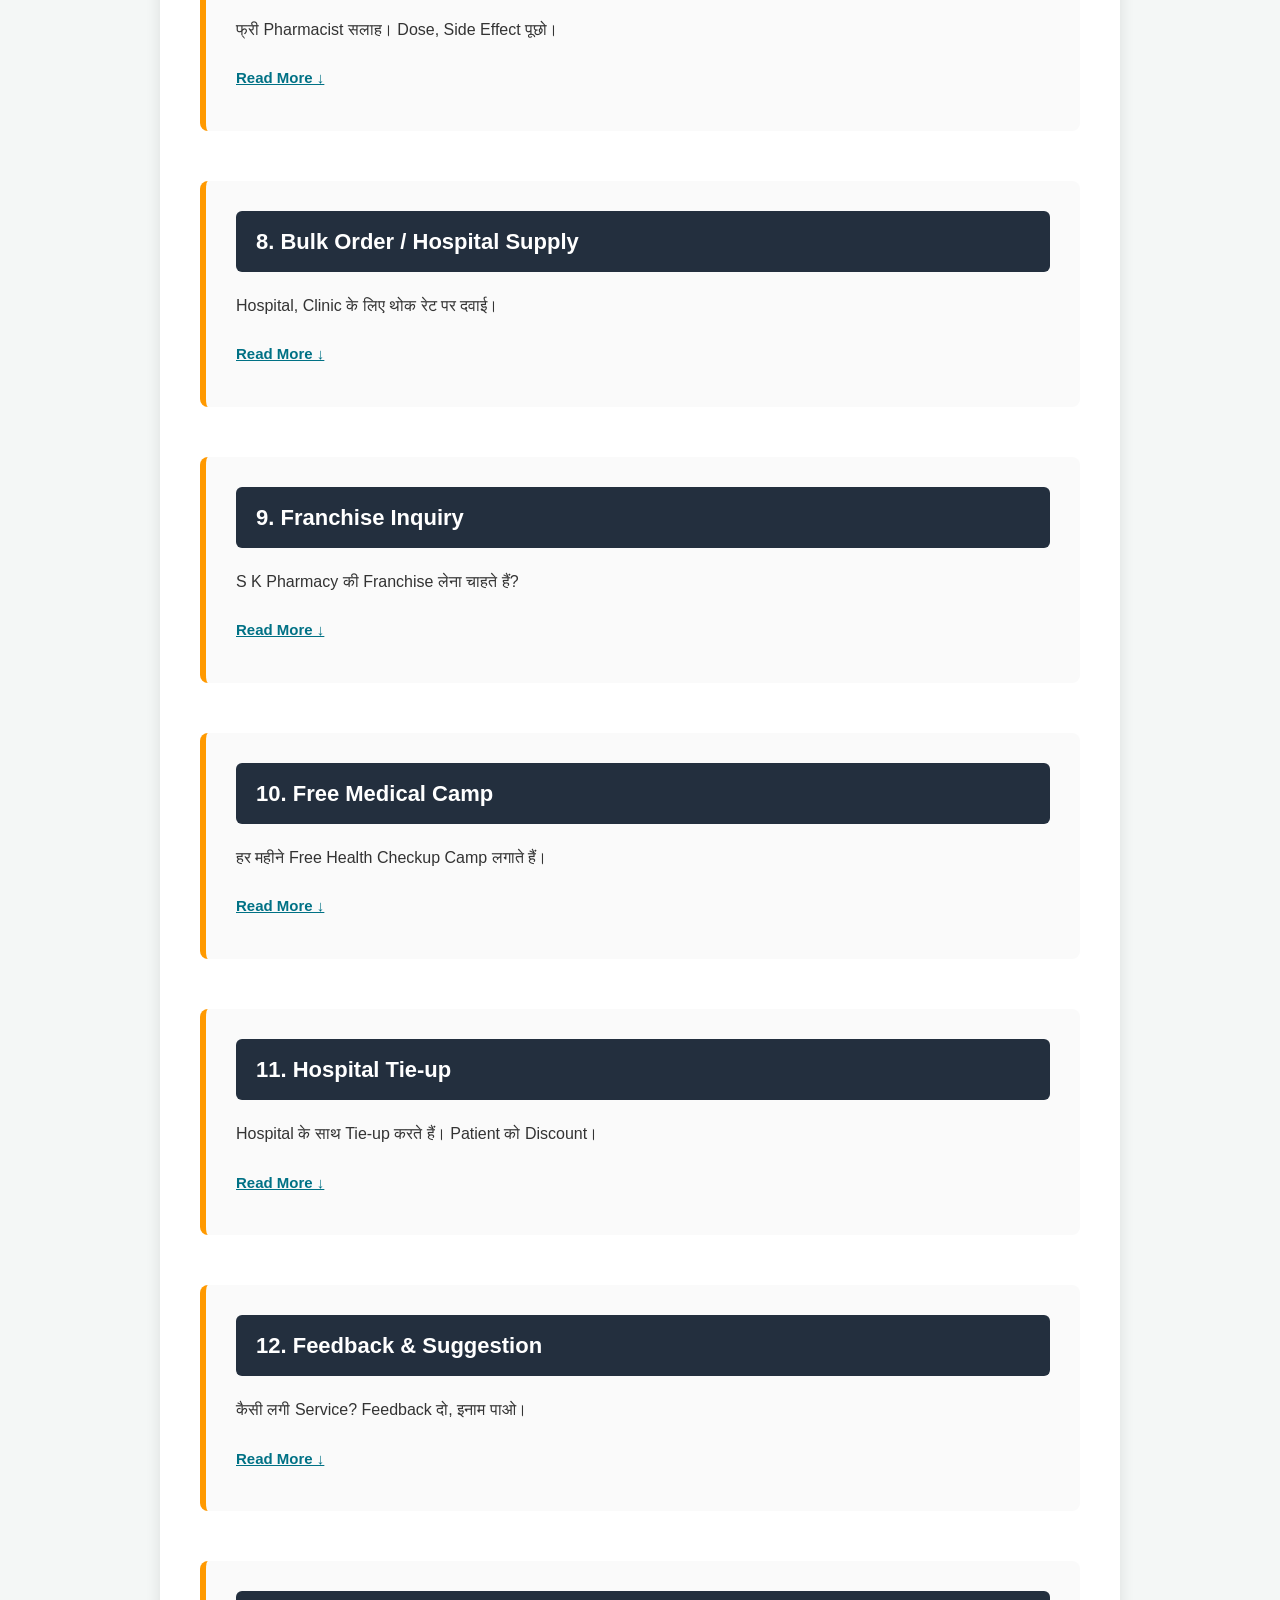
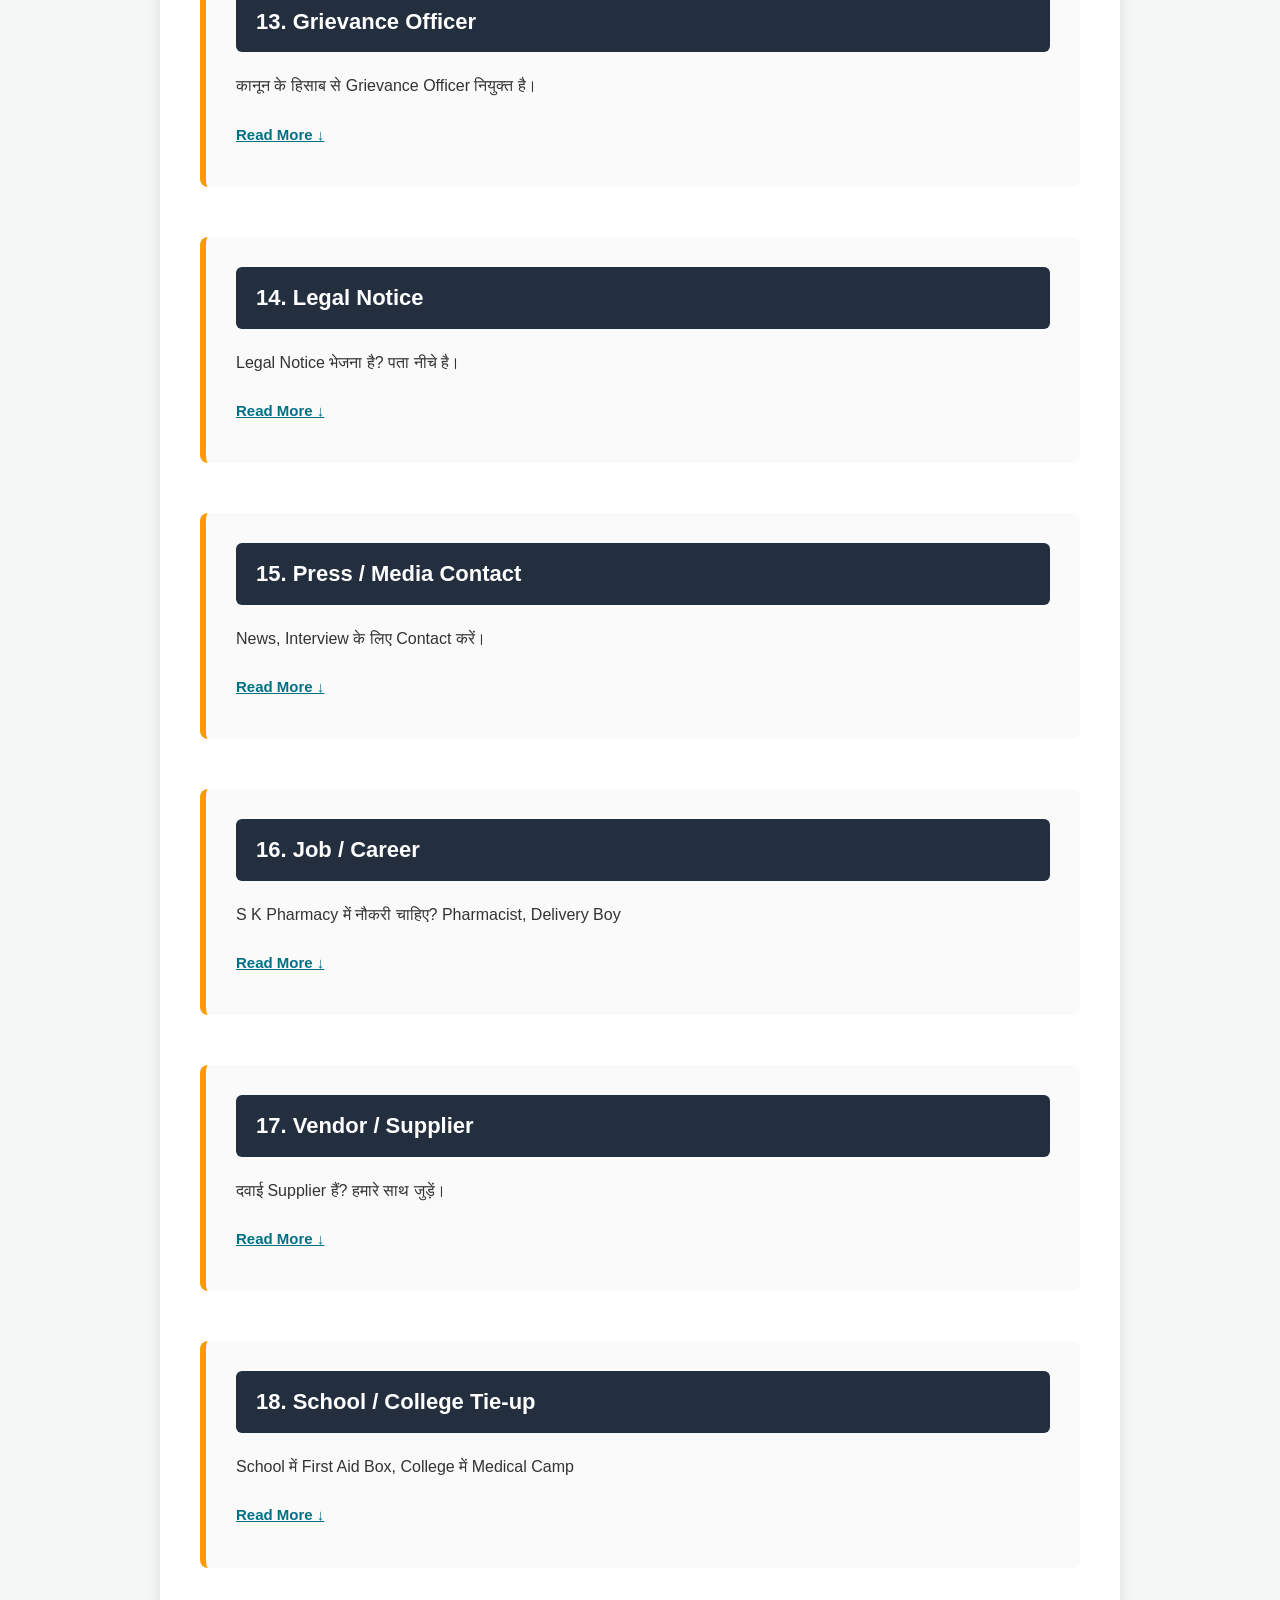
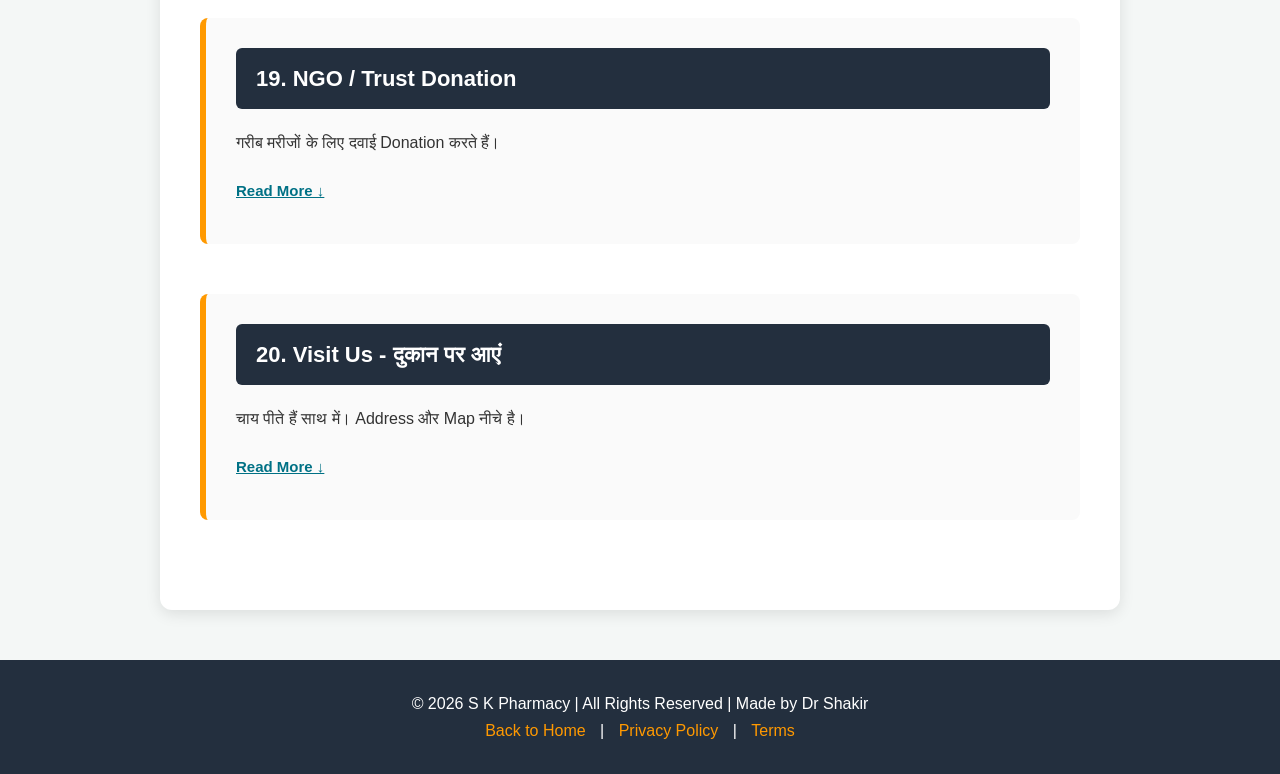
<file: contact.html>
<!DOCTYPE html>
<html lang="hi">
<head>
<meta charset="UTF-8">
<meta name="viewport" content="width=device-width,initial-scale=1">
<title>Contact Us - S K Pharmacy</title>
<style>
* {margin:0; padding:0; box-sizing:border-box}
body {font-family: Arial, sans-serif; background:#f4f7f6; color:#333; line-height:1.7}
.header {background:#232f3e; color:white; padding:15px 20px; display:flex; justify-content:space-between; align-items:center; position:sticky; top:0; z-index:99}
.header h2 {color:#ff9900; font-size:22px}
.header a {color:white; text-decoration:none; padding:8px 15px; border:1px solid #ff9900; border-radius:5px; font-size:14px}
.container {max-width:1000px; margin:30px auto; padding:0 20px}
.main-card {background:white; padding:40px; border-radius:12px; box-shadow:0 4px 15px rgba(0,0,0,0.1)}
h1 {color:#232f3e; border-bottom:4px solid #ff9900; padding-bottom:15px; margin-bottom:25px; text-align:center; font-size:32px}
.contact-grid {display:grid; grid-template-columns:repeat(auto-fit, minmax(280px, 1fr)); gap:20px; margin:40px 0}
.contact-box {background:#fff3e0; padding:25px; border-radius:10px; border-left:5px solid #ff9900; text-align:center}
.contact-box h3 {color:#232f3e; margin-bottom:10px; font-size:20px}
.contact-box p {font-size:16px; margin:8px 0}
.contact-box a {color:#007185; text-decoration:none; font-weight:bold; font-size:18px}
.submenu {display:grid; grid-template-columns:repeat(auto-fit, minmax(220px, 1fr)); gap:15px; margin:40px 0}
.submenu a {display:block; padding:15px; background:#007185; color:white; text-decoration:none; text-align:center; border-radius:8px; font-weight:bold; transition:0.3s}
.submenu a:hover {background:#ff9900; transform:translateY(-3px)}
.section {margin:50px 0; padding:30px; background:#fafafa; border-left:6px solid #ff9900; border-radius:8px; scroll-margin-top:80px}
.section h2 {color:white; background:#232f3e; padding:12px 20px; border-radius:6px; margin-bottom:20px; font-size:22px}
.section p, .section li {font-size:16px; margin-bottom:12px}
.section ul {margin-left:25px}
.map-box {width:100%; height:300px; background:#e0e0e0; border-radius:10px; margin:20px 0; display:flex; align-items:center; justify-content:center; font-size:18px; color:#666}
.readmore {color:#007185; cursor:pointer; font-weight:bold; text-decoration:underline; font-size:15px; display:inline-block; margin:10px 0}
.hidden {display:none; margin:15px 0; padding:18px; background:white; border-left:4px solid #ff9900; border-radius:5px}
.footer {text-align:center; padding:30px; margin-top:50px; background:#232f3e; color:white}
.footer a {color:#ff9900; text-decoration:none; margin:0 10px}
@media(max-width:600px){.submenu{grid-template-columns:1fr} .contact-grid{grid-template-columns:1fr} .main-card{padding:20px} h1{font-size:24px}}
</style>
</head>
<body>

<div class="header">
  <h2>S K Pharmacy</h2>
  <a href="index.html">← Back to Home</a>
</div>

<div class="container">
  <div class="main-card">
    
    <h1>Contact Us - हमसे संपर्क करें</h1>
    <p style="text-align:center; font-size:17px; margin-bottom:30px">Dr Shakir खुद सुनेंगे आपकी समस्या। Middle Class से हूँ, Customer को भगवान मानता हूँ।</p>

    <div class="contact-grid">
      <div class="contact-box">
        <h3>📞 Call / WhatsApp</h3>
        <p>24x7 Support</p>
        <a href="tel:9258751739">9258751739</a><br>
        <a href="tel:7983006957">7983006957</a>
      </div>
      <div class="contact-box">
        <h3>📧 Email Support</h3>
        <p>6 घंटे में Reply</p>
        <a href="mailto:support@skpharmacy.in">support@skpharmacy.in</a><br>
        <a href="mailto:refund@skpharmacy.in">refund@skpharmacy.in</a>
      </div>
      <div class="contact-box">
        <h3>🏪 Shop Address</h3>
        <p>सुबह 8 से रात 10</p>
        <p>Main Market, Silapur Village<br>Dankaur, Greater Noida<br>UP - 203201</p>
      </div>
    </div>

    <div class="map-box">
      📍 Google Map: S K Pharmacy, Silapur Dankaur<br>
      <small>GPS: 28.3494° N, 77.5399° E</small>
    </div>

    <div class="submenu">
      <a href="#c1">1. Shop Timing</a>
      <a href="#c2">2. Dr Shakir Contact</a>
      <a href="#c3">3. Emergency 24x7</a>
      <a href="#c4">4. WhatsApp Order</a>
      <a href="#c5">5. Complaint Cell</a>
      <a href="#c6">6. Delivery Boy No</a>
      <a href="#c7">7. Pharmacist Query</a>
      <a href="#c8">8. Bulk Order</a>
      <a href="#c9">9. Franchise Inquiry</a>
      <a href="#c10">10. Medical Camp</a>
      <a href="#c11">11. Hospital Tie-up</a>
      <a href="#c12">12. Feedback</a>
      <a href="#c13">13. Grievance Officer</a>
      <a href="#c14">14. Legal Notice</a>
      <a href="#c15">15. Press/Media</a>
      <a href="#c16">16. Job/Career</a>
      <a href="#c17">17. Vendor/Supplier</a>
      <a href="#c18">18. School/College</a>
      <a href="#c19">19. NGO/Trust</a>
      <a href="#c20">20. Visit Us</a>
    </div>

    <div class="section" id="c1">
      <h2>1. Shop Timing - दुकान का समय</h2>
      <p>सुबह 8:00 AM से रात 10:00 PM तक खुली है।</p>
      <span class="readmore" onclick="toggleRead('c1')">Read More ↓</span>
      <div id="morec1" class="hidden">
        <p>सोमवार से रविवार - 7 दिन खुली। त्योहार पर भी 2 घंटे। Emergency में रात 12 बजे तक Call कर सकते हैं। Dr Shakir खुद दुकान पर बैठता है। Lunch 2-3 बजे।</p>
      </div>
    </div>

    <div class="section" id="c2">
      <h2>2. Dr Shakir - Founder Contact</h2>
      <p>डॉ. शाकिर से सीधा बात करें। Owner खुद फोन उठाता है।</p>
      <span class="readmore" onclick="toggleRead('c2')">Read More ↓</span>
      <div id="morec2" class="hidden">
        <p>Mobile: 9258751739 - WhatsApp + Call<br>ये मेरा Personal No है। Middle Class फैमिली से हूँ। Customer की समस्या अपनी समस्या समझता हूँ। रात 11 बजे तक Call कर लो।</p>
      </div>
    </div>

    <div class="section" id="c3">
      <h2>3. Emergency 24x7 Helpline</h2>
      <p>रात को दवाई चाहिए? Emergency No: 7983006957</p>
      <span class="readmore" onclick="toggleRead('c3')">Read More ↓</span>
      <div id="morec3" class="hidden">
        <p>2 घंटे Delivery Guarantee रात में भी। Extra ₹50 Charge लगेगा 10 PM के बाद। Greater Noida में ही। Life Saving दवाई तुरंत पहुंचाएंगे। Ambulance Service भी है।</p>
      </div>
    </div>

    <div class="section" id="c4">
      <h2>4. WhatsApp Order Booking</h2>
      <p>WhatsApp पर Photo भेजो, Order बुक हो जाएगा।</p>
      <span class="readmore" onclick="toggleRead('c4')">Read More ↓</span>
      <div id="morec4" class="hidden">
        <p>No: 9258751739 पर Prescription + Address भेजो। 5 मिनट में Bill बना देंगे। UPI Link भेज देंगे। Cash on Delivery भी कर देंगे। Old Customer के लिए Credit भी।</p>
      </div>
    </div>

    <div class="section" id="c5">
      <h2>5. Complaint Cell - शिकायत कक्ष</h2>
      <p>कोई दिक्कत? सीधा Complaint करो। 24 घंटे में Solve।</p>
      <span class="readmore" onclick="toggleRead('c5')">Read More ↓</span>
      <div id="morec5" class="hidden">
        <p>Email: complaint@skpharmacy.in<br>WhatsApp: 9258751739 पर "COMPLAINT" लिखो। Order ID + Problem भेजो। Dr Shakir खुद Call करेगा। गलती हमारी हुई तो Double Refund।</p>
      </div>
    </div>

    <div class="section" id="c6">
      <h2>6. Delivery Boy Contact</h2>
      <p>Order कहाँ है? Delivery Boy से बात करो।</p>
      <span class="readmore" onclick="toggleRead('c6')">Read More ↓</span>
      <div id="morec6" class="hidden">
        <p>Order Confirm होने पर Delivery Boy का No SMS आ जाएगा। सीधा Call कर लो। Live Location भी भेज देंगे। 2 घंटे में ना आए तो ₹100 Discount देंगे।</p>
      </div>
    </div>

    <div class="section" id="c7">
      <h2>7. Pharmacist Consultation</h2>
      <p>फ्री Pharmacist सलाह। Dose, Side Effect पूछो।</p>
      <span class="readmore" onclick="toggleRead('c7')">Read More ↓</span>
      <div id="morec7" class="hidden">
        <p>Registered Pharmacist बैठता है दुकान पर। Call पर भी सलाह दे देंगे। Doctor की जगह नहीं ले सकते पर दवाई समझा देंगे। 9258751739 पर "PHARMACIST" लिखो।</p>
      </div>
    </div>

    <div class="section" id="c8">
      <h2>8. Bulk Order / Hospital Supply</h2>
      <p>Hospital, Clinic के लिए थोक रेट पर दवाई।</p>
      <span class="readmore" onclick="toggleRead('c8')">Read More ↓</span>
      <div id="morec8" class="hidden">
        <p>10000+ का Order पर 15% Extra Discount। GST Bill मिलेगा। Credit 30 दिन का। Monthly Supply Contract। Dr Shakir से बात करो 9258751739 पर।</p>
      </div>
    </div>

    <div class="section" id="c9">
      <h2>9. Franchise Inquiry</h2>
      <p>S K Pharmacy की Franchise लेना चाहते हैं?</p>
      <span class="readmore" onclick="toggleRead('c9')">Read More ↓</span>
      <div id="morec9" class="hidden">
        <p>कम Investment, High Profit Model। Dr Shakir Training देगा। Brand Name, Software, Supplier सब हम देंगे। Email: franchise@skpharmacy.in पर "FRANCHISE" लिखो।</p>
      </div>
    </div>

    <div class="section" id="c10">
      <h2>10. Free Medical Camp</h2>
      <p>हर महीने Free Health Checkup Camp लगाते हैं।</p>
      <span class="readmore" onclick="toggleRead('c10')">Read More ↓</span>
      <div id="morec10" class="hidden">
        <p>BP, Sugar, Weight फ्री Check। Doctor भी आता है। दवाई 20% Discount। अगला Camp की Date WhatsApp Group में डाल देंगे। Add होने के लिए 9258751739 पर "CAMP" लिखो।</p>
      </div>
    </div>

    <div class="section" id="c11">
      <h2>11. Hospital Tie-up</h2>
      <p>Hospital के साथ Tie-up करते हैं। Patient को Discount।</p>
      <span class="readmore" onclick="toggleRead('c11')">Read More ↓</span>
      <div id="morec11" class="hidden">
        <p>Prescription पर 25% तक Discount। Bill Hospital को भेज देंगे। 24x7 Delivery Hospital में। Contact: 7983006957 Dr Shakir</p>
      </div>
    </div>

    <div class="section" id="c12">
      <h2>12. Feedback & Suggestion</h2>
      <p>कैसी लगी Service? Feedback दो, इनाम पाओ।</p>
      <span class="readmore" onclick="toggleRead('c12')">Read More ↓</span>
      <div id="morec12" class="hidden">
        <p>अच्छा Feedback पर ₹50 Coupon। बुरा Feedback पर भी सुनेंगे और सुधार करेंगे। WhatsApp: 9258751739 पर "FEEDBACK" लिखो। नाम के साथ Google Review भी कर सकते हैं।</p>
      </div>
    </div>

    <div class="section" id="c13">
      <h2>13. Grievance Officer</h2>
      <p>कानून के हिसाब से Grievance Officer नियुक्त है।</p>
      <span class="readmore" onclick="toggleRead('c13')">Read More ↓</span>
      <div id="morec13" class="hidden">
        <p>Name: Dr Shakir<br>Email: grievance@skpharmacy.in<br>Mobile: 9258751739<br>Address: S K Pharmacy, Silapur Dankaur<br>15 दिन में Reply जरूरी है IT Act के हिसाब से।</p>
      </div>
    </div>

    <div class="section" id="c14">
      <h2>14. Legal Notice</h2>
      <p>Legal Notice भेजना है? पता नीचे है।</p>
      <span class="readmore" onclick="toggleRead('c14')">Read More ↓</span>
      <div id="morec14" class="hidden">
        <p>S K Pharmacy, Prop. Dr Shakir<br>Main Market, Silapur Village, Post Dankaur<br>Dist. Gautam Buddha Nagar, UP - 203201<br>Email: legal@skpharmacy.in<br>Courier + Email दोनों भेजें।</p>
      </div>
    </div>

    <div class="section" id="c15">
      <h2>15. Press / Media Contact</h2>
      <p>News, Interview के लिए Contact करें।</p>
      <span class="readmore" onclick="toggleRead('c15')">Read More ↓</span>
      <div id="morec15" class="hidden">
        <p>Email: media@skpharmacy.in<br>Dr Shakir Interview देता है। Middle Class Pharmacy की कहानी। 2 घंटे Delivery का Model। Press Release चाहिए तो Mail करो।</p>
      </div>
    </div>

    <div class="section" id="c16">
      <h2>16. Job / Career</h2>
      <p>S K Pharmacy में नौकरी चाहिए? Pharmacist, Delivery Boy</p>
      <span class="readmore" onclick="toggleRead('c16')">Read More ↓</span>
      <div id="morec16" class="hidden">
        <p>Pharmacist D.Pharma/B.Pharma, Salary 25000+<br>Delivery Boy, Bike + Salary 15000+<br>Resume WhatsApp करो 9258751739 पर "JOB" लिखकर। Middle Class लड़कों को Priority।</p>
      </div>
    </div>

    <div class="section" id="c17">
      <h2>17. Vendor / Supplier</h2>
      <p>दवाई Supplier हैं? हमारे साथ जुड़ें।</p>
      <span class="readmore" onclick="toggleRead('c17')">Read More ↓</span>
      <div id="morec17" class="hidden">
        <p>Direct Company से माल लेते हैं। Distributor बनना है तो Contact करो। Payment 7 दिन में। GST + Drug License जरूरी। Email: vendor@skpharmacy.in</p>
      </div>
    </div>

    <div class="section" id="c18">
      <h2>18. School / College Tie-up</h2>
      <p>School में First Aid Box, College में Medical Camp</p>
      <span class="readmore" onclick="toggleRead('c18')">Read More ↓</span>
      <div id="morec18" class="hidden">
        <p>Students के लिए Special Discount Card। First Aid Training फ्री। Health Awareness Seminar। Principal से बात करो, Dr Shakir खुद आएगा। 9258751739</p>
      </div>
    </div>

    <div class="section" id="c19">
      <h2>19. NGO / Trust Donation</h2>
      <p>गरीब मरीजों के लिए दवाई Donation करते हैं।</p>
      <span class="readmore" onclick="toggleRead('c19')">Read More ↓</span>
      <div id="morec19" class="hidden">
        <p>NGO के मरीजों को 50% Discount। Free दवाई भी देते हैं कभी-कभी। Trust Deed भेजो Email पर। Dr Shakir खुद Visit करेगा। Charity का काम है ये।</p>
      </div>
    </div>

    <div class="section" id="c20">
      <h2>20. Visit Us - दुकान पर आएं</h2>
      <p>चाय पीते हैं साथ में। Address और Map नीचे है।</p>
      <span class="readmore" onclick="toggleRead('c20')">Read More ↓</span>
      <div id="morec20" class="hidden">
        <p><b>Full Address:</b><br>S K Pharmacy<br>Shop No. 12, Main Market<br>Silapur Village, Near Petrol Pump<br>Dankaur, Greater Noida, UP - 203201<br><br>Landmark: Dankaur Police Chowki से 200 मीटर<br>Metro: Pari Chowk से Auto 15 मिनट<br>आओगे तो Dr Shakir खुद मिलेंगे।</p>
      </div>
    </div>

  </div>
</div>

<div class="footer">
  <p>© 2026 S K Pharmacy | All Rights Reserved | Made by Dr Shakir</p>
  <p><a href="index.html">Back to Home</a> | <a href="privacy-policy.html">Privacy Policy</a> | <a href="terms-conditions.html">Terms</a></p>
</div>

<script>
function toggleRead(id){
  let d = document.getElementById('more' + id);
  let s = d.previousElementSibling;
  if(d.style.display === 'block'){
    d.style.display = 'none';
    s.innerHTML = 'Read More ↓';
  } else {
    d.style.display = 'block';
    s.innerHTML = 'Read Less ↑';
  }
}
document.querySelectorAll('.submenu a').forEach(anchor => {
  anchor.addEventListener('click', function(e) {
    e.preventDefault();
    document.querySelector(this.getAttribute('href')).scrollIntoView({behavior: 'smooth'});
  });
});
</script>
</body>
  </html>
</file>
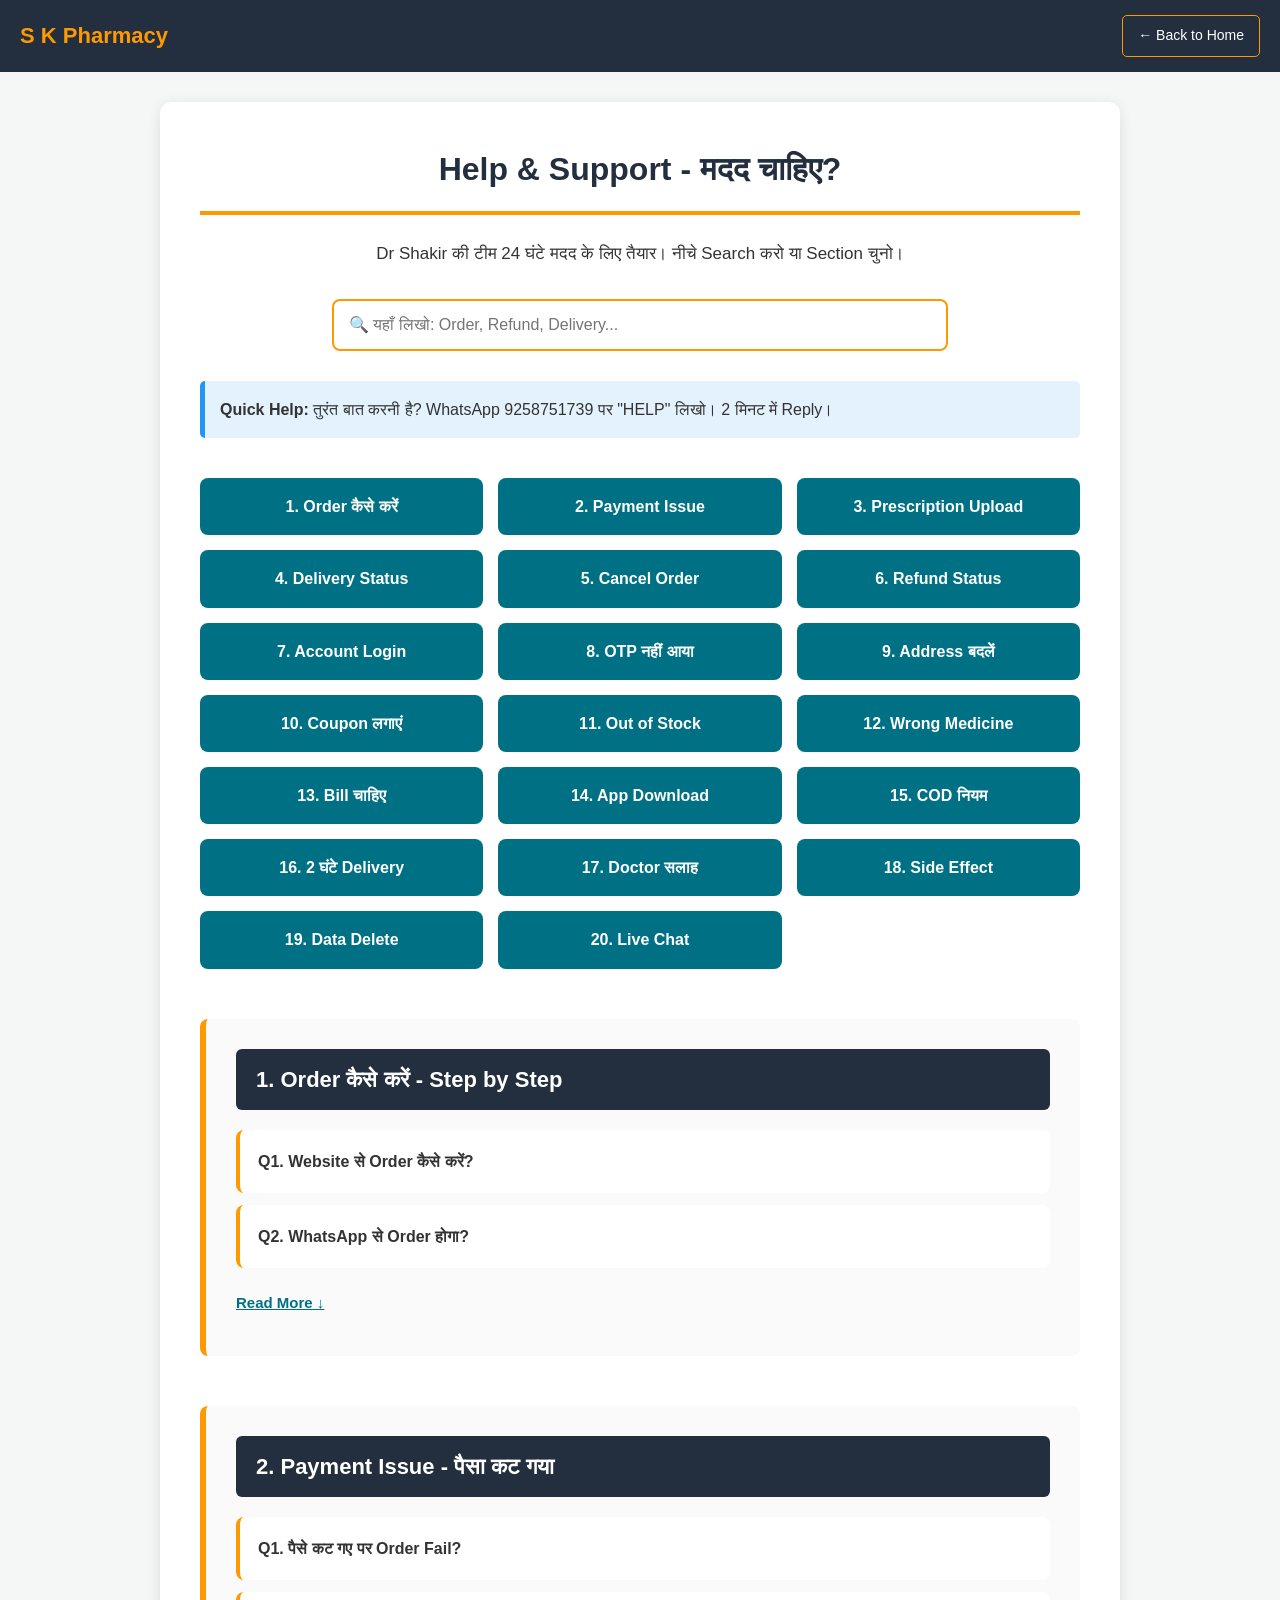
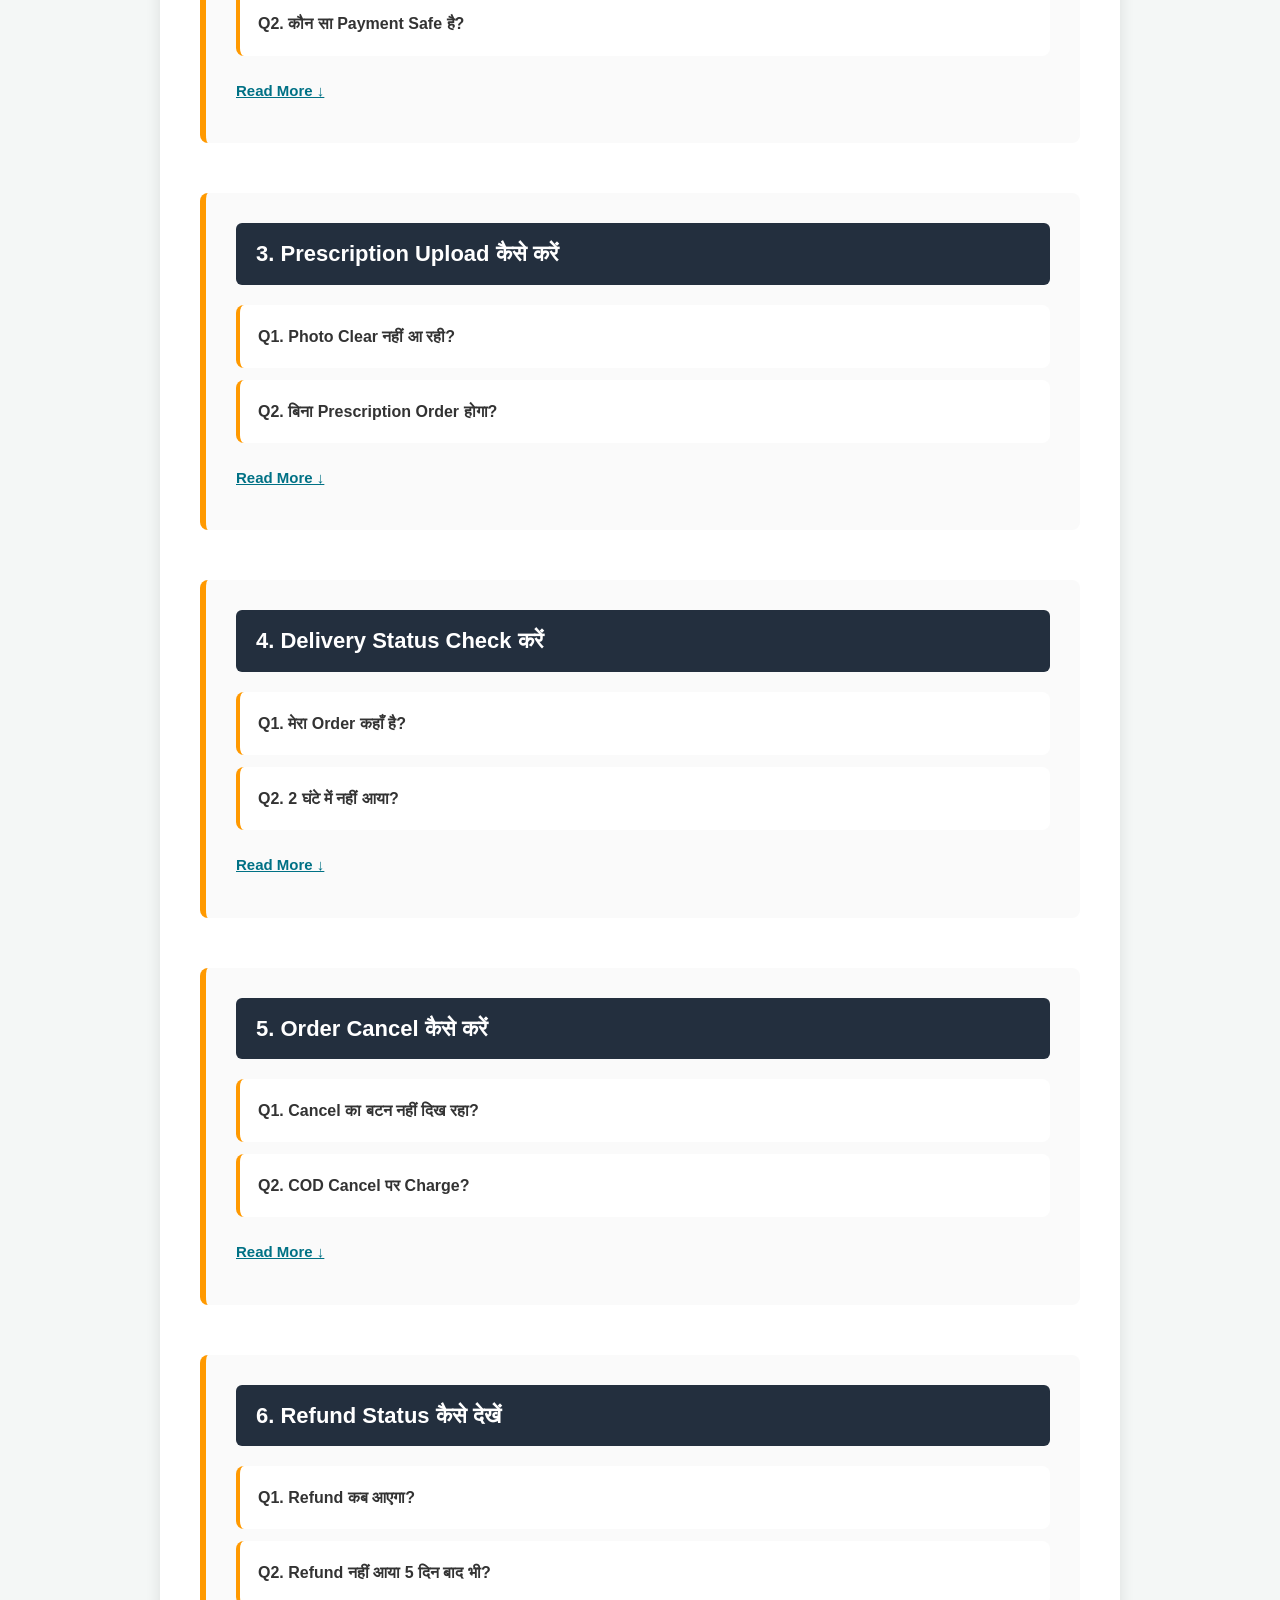
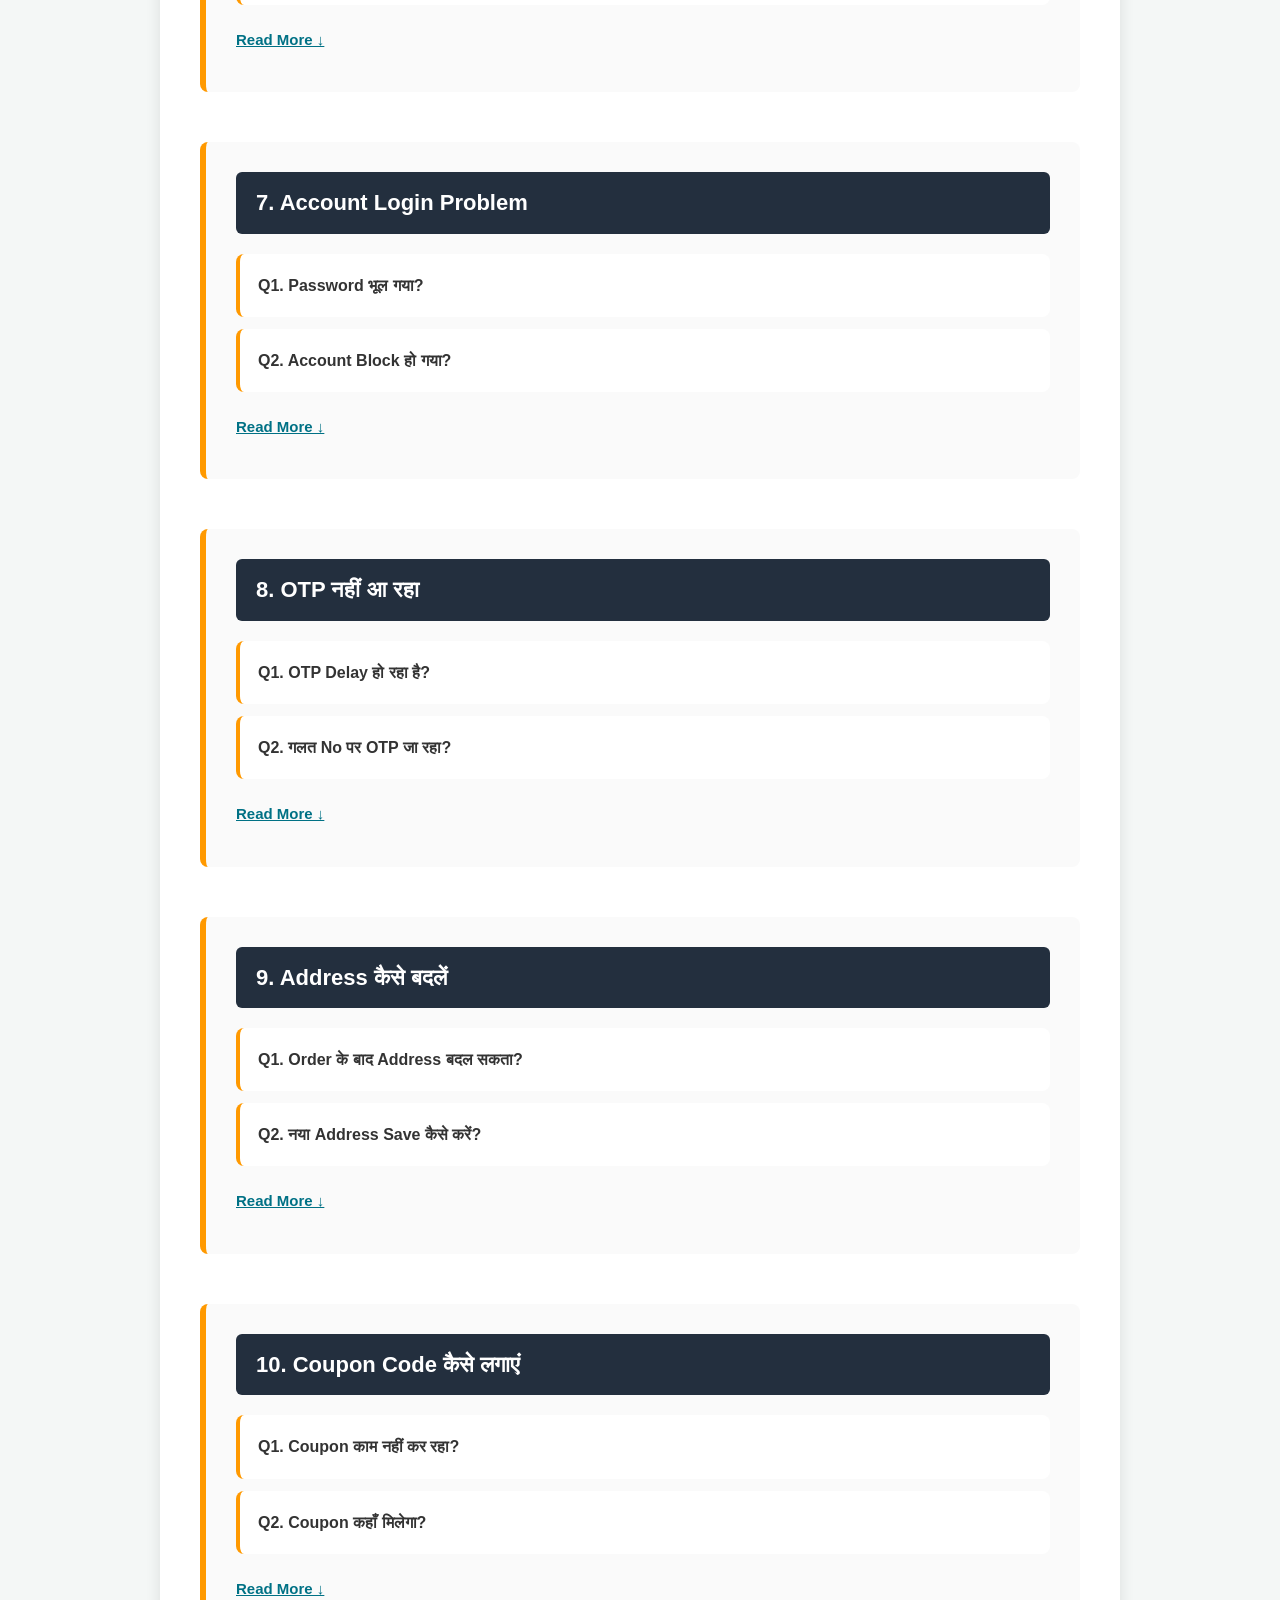
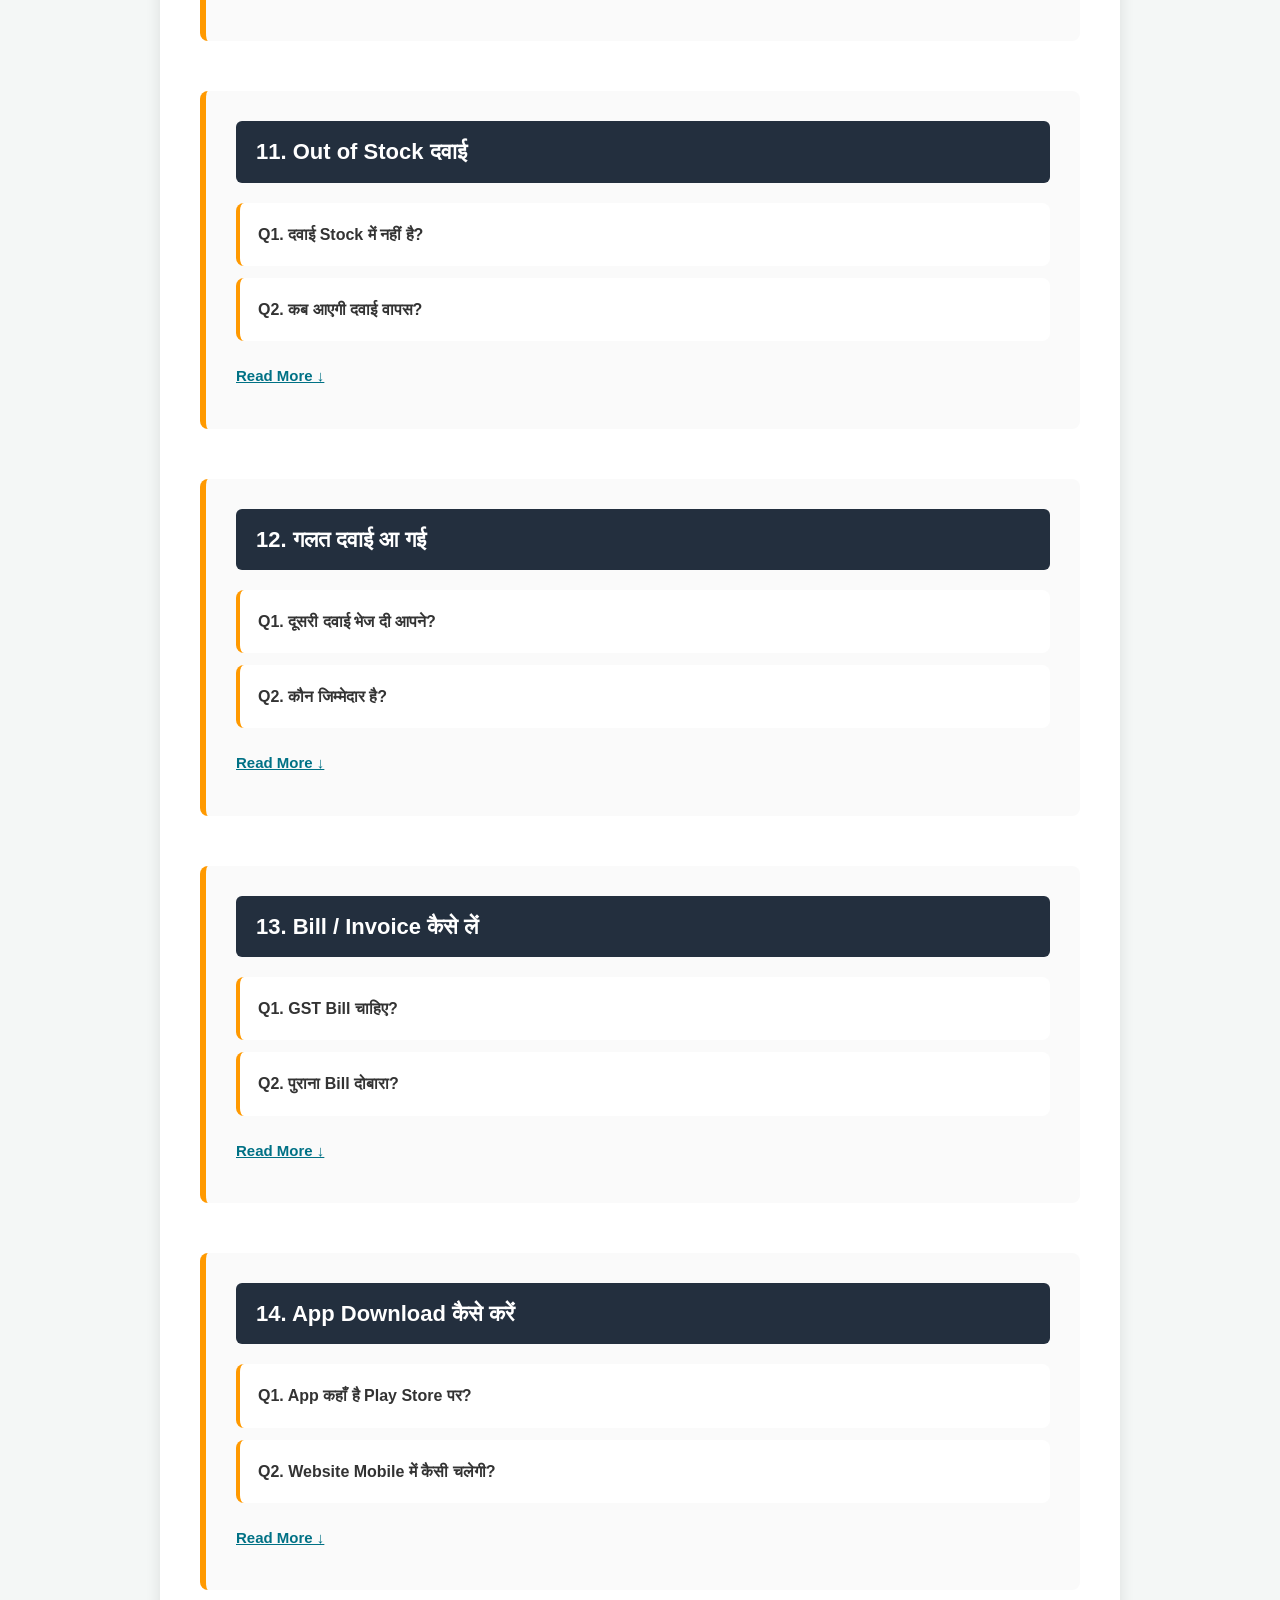
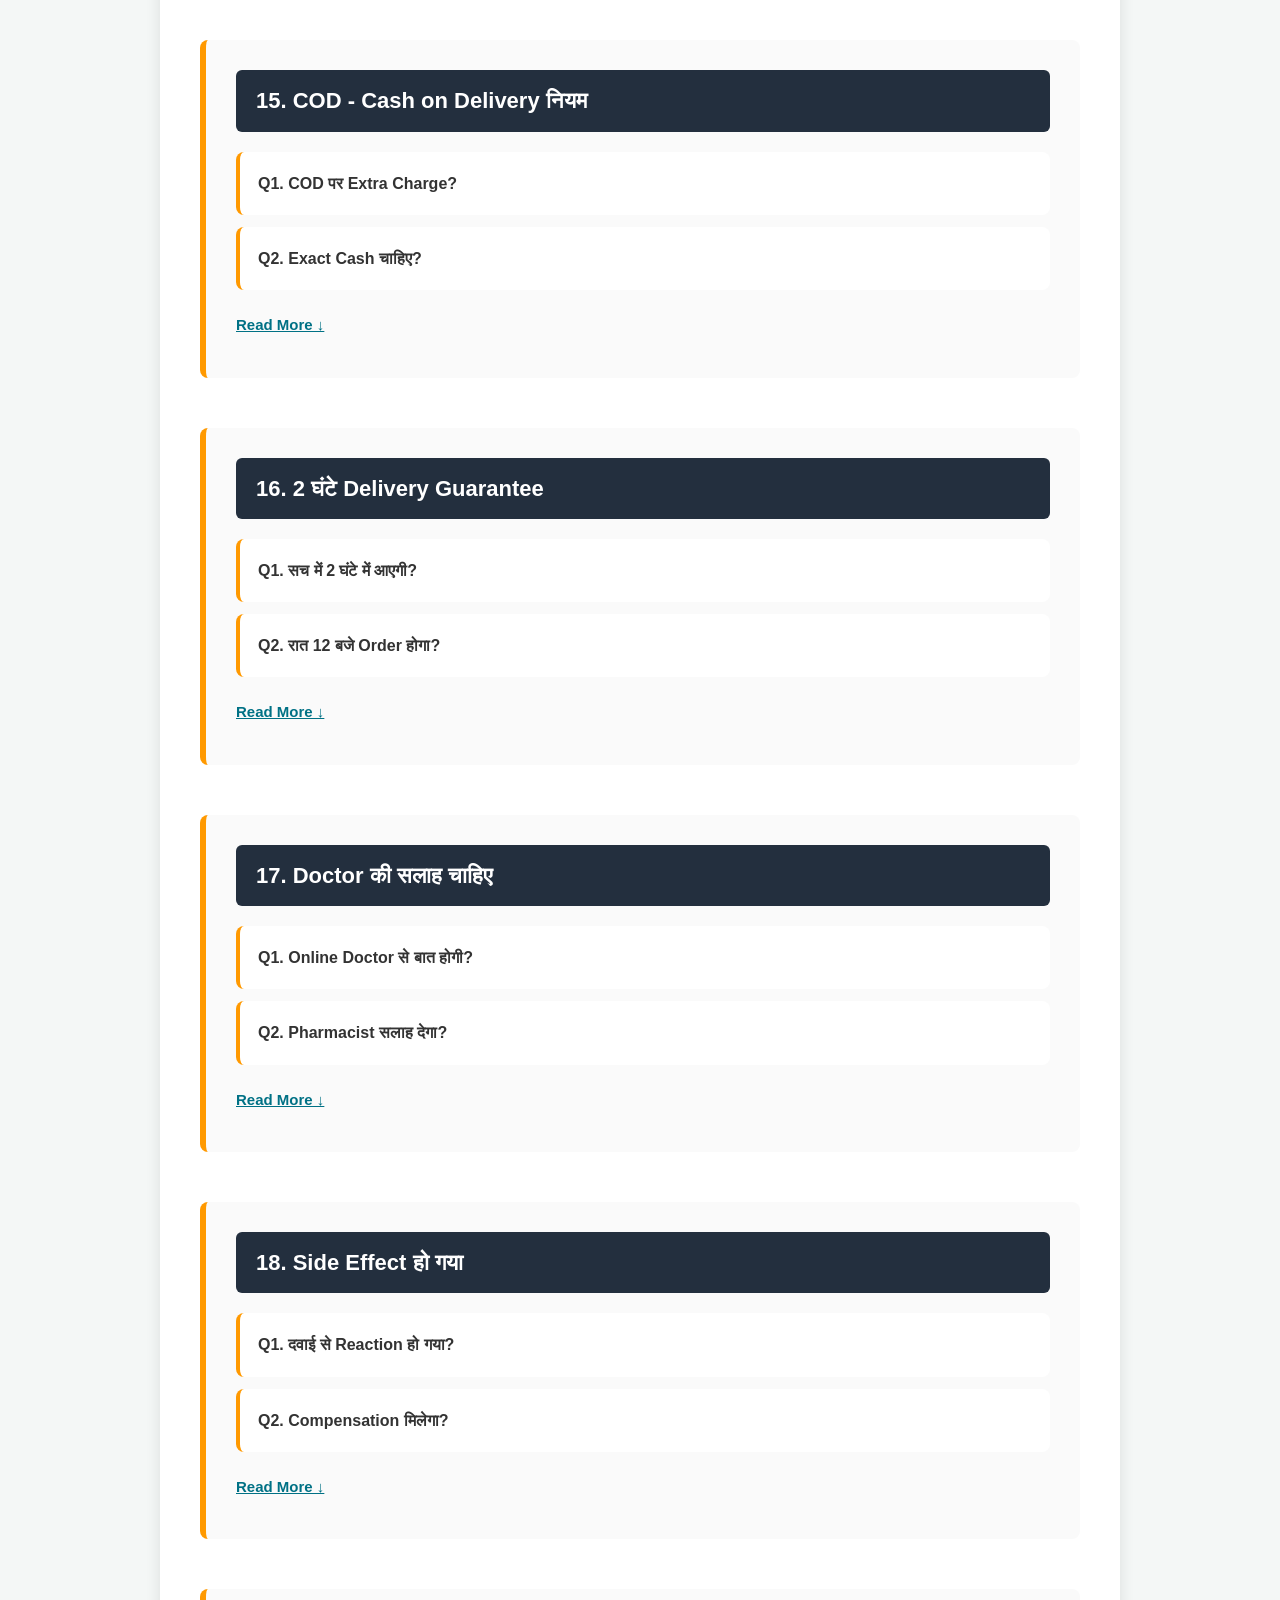
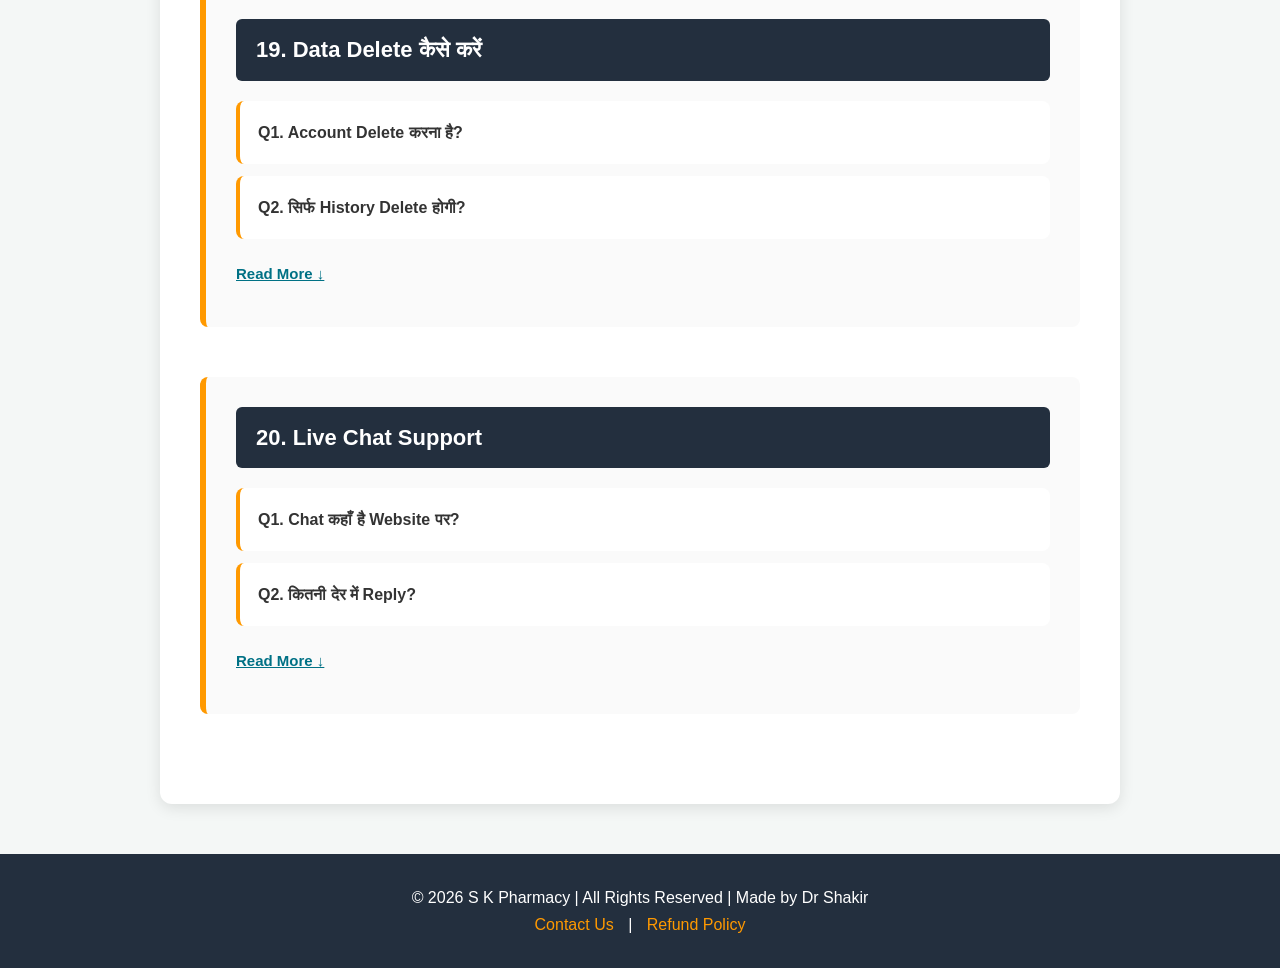
<file: help.html>
<!DOCTYPE html>
<html lang="hi">
<head>
<meta charset="UTF-8">
<meta name="viewport" content="width=device-width,initial-scale=1">
<title>Help & Support - S K Pharmacy</title>
<style>
* {margin:0; padding:0; box-sizing:border-box}
body {font-family: Arial, sans-serif; background:#f4f7f6; color:#333; line-height:1.7}
.header {background:#232f3e; color:white; padding:15px 20px; display:flex; justify-content:space-between; align-items:center; position:sticky; top:0; z-index:99}
.header h2 {color:#ff9900; font-size:22px}
.header a {color:white; text-decoration:none; padding:8px 15px; border:1px solid #ff9900; border-radius:5px; font-size:14px}
.container {max-width:1000px; margin:30px auto; padding:0 20px}
.main-card {background:white; padding:40px; border-radius:12px; box-shadow:0 4px 15px rgba(0,0,0,0.1)}
h1 {color:#232f3e; border-bottom:4px solid #ff9900; padding-bottom:15px; margin-bottom:25px; text-align:center; font-size:32px}
.search-box {text-align:center; margin:30px 0}
.search-box input {width:70%; padding:15px; font-size:16px; border:2px solid #ff9900; border-radius:8px}
.submenu {display:grid; grid-template-columns:repeat(auto-fit, minmax(220px, 1fr)); gap:15px; margin:40px 0}
.submenu a {display:block; padding:15px; background:#007185; color:white; text-decoration:none; text-align:center; border-radius:8px; font-weight:bold; transition:0.3s}
.submenu a:hover {background:#ff9900; transform:translateY(-3px)}
.section {margin:50px 0; padding:30px; background:#fafafa; border-left:6px solid #ff9900; border-radius:8px; scroll-margin-top:80px}
.section h2 {color:white; background:#232f3e; padding:12px 20px; border-radius:6px; margin-bottom:20px; font-size:22px}
.section p,.section li {font-size:16px; margin-bottom:12px}
.section ul {margin-left:25px}
.faq-q {background:white; padding:18px; margin:12px 0; border-radius:8px; border-left:4px solid #ff9900; cursor:pointer; font-weight:bold}
.faq-a {display:none; padding:15px 18px; background:#fff3e0; margin-top:5px; border-radius:5px}
.readmore {color:#007185; cursor:pointer; font-weight:bold; text-decoration:underline; font-size:15px; display:inline-block; margin:10px 0}
.hidden {display:none; margin:15px 0; padding:18px; background:white; border-left:4px solid #ff9900; border-radius:5px}
.note {background:#e3f2fd; border-left:5px solid #2196f3; padding:15px; margin:20px 0; border-radius:5px}
.footer {text-align:center; padding:30px; margin-top:50px; background:#232f3e; color:white}
.footer a {color:#ff9900; text-decoration:none; margin:0 10px}
@media(max-width:600px){.submenu{grid-template-columns:1fr}.search-box input{width:95%}.main-card{padding:20px} h1{font-size:24px}}
</style>
</head>
<body>

<div class="header">
  <h2>S K Pharmacy</h2>
  <a href="index.html">← Back to Home</a>
</div>

<div class="container">
  <div class="main-card">

    <h1>Help & Support - मदद चाहिए?</h1>
    <p style="text-align:center; font-size:17px">Dr Shakir की टीम 24 घंटे मदद के लिए तैयार। नीचे Search करो या Section चुनो।</p>

    <div class="search-box">
      <input type="text" id="searchInput" onkeyup="searchFAQ()" placeholder="🔍 यहाँ लिखो: Order, Refund, Delivery...">
    </div>

    <div class="note">
      <b>Quick Help:</b> तुरंत बात करनी है? WhatsApp 9258751739 पर "HELP" लिखो। 2 मिनट में Reply।
    </div>

    <div class="submenu">
      <a href="#h1">1. Order कैसे करें</a>
      <a href="#h2">2. Payment Issue</a>
      <a href="#h3">3. Prescription Upload</a>
      <a href="#h4">4. Delivery Status</a>
      <a href="#h5">5. Cancel Order</a>
      <a href="#h6">6. Refund Status</a>
      <a href="#h7">7. Account Login</a>
      <a href="#h8">8. OTP नहीं आया</a>
      <a href="#h9">9. Address बदलें</a>
      <a href="#h10">10. Coupon लगाएं</a>
      <a href="#h11">11. Out of Stock</a>
      <a href="#h12">12. Wrong Medicine</a>
      <a href="#h13">13. Bill चाहिए</a>
      <a href="#h14">14. App Download</a>
      <a href="#h15">15. COD नियम</a>
      <a href="#h16">16. 2 घंटे Delivery</a>
      <a href="#h17">17. Doctor सलाह</a>
      <a href="#h18">18. Side Effect</a>
      <a href="#h19">19. Data Delete</a>
      <a href="#h20">20. Live Chat</a>
    </div>

    <div class="section" id="h1">
      <h2>1. Order कैसे करें - Step by Step</h2>
      <div class="faq-q" onclick="toggleFAQ(this)">Q1. Website से Order कैसे करें?</div>
      <div class="faq-a">दवाई Search करो → Quantity चुनो → Cart में डालो → Address डालो → Payment करो → Order Confirm SMS आ जाएगा।</div>

      <div class="faq-q" onclick="toggleFAQ(this)">Q2. WhatsApp से Order होगा?</div>
      <div class="faq-a">हाँ! 9258751739 पर Prescription + Address भेजो। हम Bill बना देंगे।</div>

      <span class="readmore" onclick="toggleRead('h1')">Read More ↓</span>
      <div id="moreh1" class="hidden">
        <p>Video Tutorial: YouTube पर "S K Pharmacy Order" Search करो। Old लोगों के लिए हम Phone पर भी Order ले लेते हैं 7983006957 पर।</p>
      </div>
    </div>

    <div class="section" id="h2">
      <h2>2. Payment Issue - पैसा कट गया</h2>
      <div class="faq-q" onclick="toggleFAQ(this)">Q1. पैसे कट गए पर Order Fail?</div>
      <div class="faq-a">3-5 दिन में Auto Refund आ जाएगा Bank में। Transaction ID भेजो तो Fast Track करेंगे।</div>

      <div class="faq-q" onclick="toggleFAQ(this)">Q2. कौन सा Payment Safe है?</div>
      <div class="faq-a">UPI सबसे Fast। COD भी कर सकते हैं। Card भी 256-bit Secure है Razorpay से।</div>

      <span class="readmore" onclick="toggleRead('h2')">Read More ↓</span>
      <div id="moreh2" class="hidden">
        <p>Payment Fail का Screenshot WhatsApp करो। हम 24 घंटे में Status बता देंगे। Bank से पैसा नहीं कटा तो 2 घंटे में Retry कर सकते हैं।</p>
      </div>
    </div>

    <div class="section" id="h3">
      <h2>3. Prescription Upload कैसे करें</h2>
      <div class="faq-q" onclick="toggleFAQ(this)">Q1. Photo Clear नहीं आ रही?</div>
      <div class="faq-a">दिन की रोशनी में फोटो लो। 4 कोने दिखने चाहिए। Doctor का नाम, Seal साफ हो।</div>

      <div class="faq-q" onclick="toggleFAQ(this)">Q2. बिना Prescription Order होगा?</div>
      <div class="faq-a">Schedule H दवाई नहीं। Normal दवाई जैसे Paracetamol हो जाएगा।</div>

      <span class="readmore" onclick="toggleRead('h3')">Read More ↓</span>
      <div id="moreh3" class="hidden">
        <p>पुराना Prescription भी चलेगा 6 महीने तक का। PDF, JPG सब Upload हो जाएगा। Pharmacist Verify करके Call कर देगा अगर दिक्कत होगी।</p>
      </div>
    </div>

    <div class="section" id="h4">
      <h2>4. Delivery Status Check करें</h2>
      <div class="faq-q" onclick="toggleFAQ(this)">Q1. मेरा Order कहाँ है?</div>
      <div class="faq-a">Order ID डालो "Track Order" में। Live Location दिख जाएगा Delivery Boy की।</div>

      <div class="faq-q" onclick="toggleFAQ(this)">Q2. 2 घंटे में नहीं आया?</div>
      <div class="faq-a">7983006957 पर Call करो। 2 घंटे Delay पर 10% Extra Discount देंगे।</div>

      <span class="readmore" onclick="toggleRead('h4')">Read More ↓</span>
      <div id="moreh4" class="hidden">
        <p>Greater Noida: 2 घंटे Guarantee। Outstation: 24-48 घंटे। मौसम खराब है तो SMS कर देंगे Delay का।</p>
      </div>
    </div>

    <div class="section" id="h5">
      <h2>5. Order Cancel कैसे करें</h2>
      <div class="faq-q" onclick="toggleFAQ(this)">Q1. Cancel का बटन नहीं दिख रहा?</div>
      <div class="faq-a">Delivery Boy निकल गया तो Cancel नहीं होगा। उससे पहले "My Orders" में Cancel कर दो।</div>

      <div class="faq-q" onclick="toggleFAQ(this)">Q2. COD Cancel पर Charge?</div>
      <div class="faq-a">हाँ ₹30 कटेगा। Delivery Boy का पेट्रोल बर्बाद होता है।</div>

      <span class="readmore" onclick="toggleRead('h5')">Read More ↓</span>
      <div id="moreh5" class="hidden">
        <p>Cancel करने के लिए Call भी कर सकते हैं 9258751739 पर। 2 घंटे के अंदर Cancel = Full Refund।</p>
      </div>
    </div>

    <div class="section" id="h6">
      <h2>6. Refund Status कैसे देखें</h2>
      <div class="faq-q" onclick="toggleFAQ(this)">Q1. Refund कब आएगा?</div>
      <div class="faq-a">UPI: 24 घंटे। Card: 3-5 दिन। Wallet: तुरंत। Approval SMS आ जाएगा।</div>

      <div class="faq-q" onclick="toggleFAQ(this)">Q2. Refund नहीं आया 5 दिन बाद भी?</div>
      <div class="faq-a">Bank Statement Check करो। ARN No मांगो हमसे। Bank को दो।</div>

      <span class="readmore" onclick="toggleRead('h6')">Read More ↓</span>
      <div id="moreh6" class="hidden">
        <p>Refund@skpharmacy.in पर Mail करो Order ID के साथ। हम Bank से बात कर लेंगे। Double Refund हमारी गलती पर।</p>
      </div>
    </div>

    <div class="section" id="h7">
      <h2>7. Account Login Problem</h2>
      <div class="faq-q" onclick="toggleFAQ(this)">Q1. Password भूल गया?</div>
      <div class="faq-a">"Forgot Password" क्लिक करो। OTP आएगा Mobile पर। नया Password बना लो।</div>

      <div class="faq-q" onclick="toggleFAQ(this)">Q2. Account Block हो गया?</div>
      <div class="faq-a">3 बार गलत Password या Fake Order पर Block। 9258751739 पर Call करो Unblock के लिए।</div>

      <span class="readmore" onclick="toggleRead('h7')">Read More ↓</span>
      <div id="moreh7" class="hidden">
        <p>Login करने के लिए सिर्फ Mobile No काफी है। Password जरूरी नहीं। OTP से Login कर लो Fast है।</p>
      </div>
    </div>

    <div class="section" id="h8">
      <h2>8. OTP नहीं आ रहा</h2>
      <div class="faq-q" onclick="toggleFAQ(this)">Q1. OTP Delay हो रहा है?</div>
      <div class="faq-a">Network Issue होगा। 30 सेकंड रुक कर "Resend OTP" करो। DND लगा है तो बंद करो।</div>

      <div class="faq-q" onclick="toggleFAQ(this)">Q2. गलत No पर OTP जा रहा?</div>
      <div class="faq-a">Login Page पर No बदल सकते हैं। या Call करो Customer Care।</div>

      <span class="readmore" onclick="toggleRead('h8')">Read More ↓</span>
      <div id="moreh8" class="hidden">
        <p>Jio/Airtel का Server Slow है कभी-कभी। 2 मिनट रुक जाओ। फिर भी ना आए तो Call से OTP ले लो 7983006957 पर।</p>
      </div>
    </div>

    <div class="section" id="h9">
      <h2>9. Address कैसे बदलें</h2>
      <div class="faq-q" onclick="toggleFAQ(this)">Q1. Order के बाद Address बदल सकता?</div>
      <div class="faq-a">Dispatch से पहले 9258751739 पर Call करो। बदल देंगे। Dispatch हो गया तो नहीं।</div>

      <div class="faq-q" onclick="toggleFAQ(this)">Q2. नया Address Save कैसे करें?</div>
      <div class="faq-a">Profile → My Address → Add New Address। 3 Address Save कर सकते हैं।</div>

      <span class="readmore" onclick="toggleRead('h9')">Read More ↓</span>
      <div id="moreh9" class="hidden">
        <p>Pin Code गलत होगा तो Delivery नहीं होगी। सही Pin Code डालो। Landmark जरूर लिखो। "Blue Gate वाले घर" ऐसा।</p>
      </div>
    </div>

    <div class="section" id="h10">
      <h2>10. Coupon Code कैसे लगाएं</h2>
      <div class="faq-q" onclick="toggleFAQ(this)">Q1. Coupon काम नहीं कर रहा?</div>
      <div class="faq-a">Expire हो गया होगा। Minimum Order Check करो। एक Order एक Coupon।</div>

      <div class="faq-q" onclick="toggleFAQ(this)">Q2. Coupon कहाँ मिलेगा?</div>
      <div class="faq-a">WhatsApp Status, SMS, Email में भेजते हैं। "COUPON" लिखकर 9258751739 पर भेजो।</div>

      <span class="readmore" onclick="toggleRead('h10')">Read More ↓</span>
      <div id="moreh10" class="hidden">
        <p>First Order पर WELCOME50 लगाओ 50% तक Discount। Festival पर BIGSALE। Coupon Stack नहीं होगा।</p>
      </div>
    </div>

    <div class="section" id="h11">
      <h2>11. Out of Stock दवाई</h2>
      <div class="faq-q" onclick="toggleFAQ(this)">Q1. दवाई Stock में नहीं है?</div>
      <div class="faq-a">Alternative दवाई Pharmacist Suggest करेगा। या पैसे वापस 24 घंटे में।</div>

      <div class="faq-q" onclick="toggleFAQ(this)">Q2. कब आएगी दवाई वापस?</div>
      <div class="faq-a">"Notify Me" बटन दबाओ। Stock आते ही SMS आ जाएगा।</div>

      <span class="readmore" onclick="toggleRead('h11')">Read More ↓</span>
      <div id="moreh11" class="hidden">
        <p>Company से माल मंगवाते हैं 2 दिन में। Emergency है तो दूसरे Shop का नंबर दे देंगे। Patient की जान जरूरी है।</p>
      </div>
    </div>

    <div class="section" id="h12">
      <h2>12. गलत दवाई आ गई</h2>
      <div class="faq-q" onclick="toggleFAQ(this)">Q1. दूसरी दवाई भेज दी आपने?</div>
      <div class="faq-a">Photo भेजो 24 घंटे में। 100% Refund + ₹100 Penalty हम देंगे। Replacement भी फ्री।</div>

      <div class="faq-q" onclick="toggleFAQ(this)">Q2. कौन जिम्मेदार है?</div>
      <div class="faq-a">Packing वाले की गलती। Dr Shakir माफी मांगेगा। Double पैसे वापस।</div>

      <span class="readmore" onclick="toggleRead('h12')">Read More ↓</span>
      <div id="moreh12" class="hidden">
        <p>गलत दवाई Use मत करना। वापस भेज दो। Courier हम भेजेंगे। गलती की सजा मिलेगी Staff को।</p>
      </div>
    </div>

    <div class="section" id="h13">
      <h2>13. Bill / Invoice कैसे लें</h2>
      <div class="faq-q" onclick="toggleFAQ(this)">Q1. GST Bill चाहिए?</div>
      <div class="faq-a">Order के समय GST No डाल दो। Bill PDF Email हो जाएगा।</div>

      <div class="faq-q" onclick="toggleFAQ(this)">Q2. पुराना Bill दोबारा?</div>
      <div class="faq-a">My Orders → Download Invoice। या WhatsApp करो Order ID।</div>

      <span class="readmore" onclick="toggleRead('h13')">Read More ↓</span>
      <div id="moreh13" class="hidden">
        <p>Company के लिए Bill चाहिए तो Dr Shakir Sign करके देगा। Hard Copy भी मिल जाएगी दुकान से।</p>
      </div>
    </div>

    <div class="section" id="h14">
      <h2>14. App Download कैसे करें</h2>
      <div class="faq-q" onclick="toggleFAQ(this)">Q1. App कहाँ है Play Store पर?</div>
      <div class="faq-a">अभी Website ही है। 2 महीने में App आ जाएगा। Notification On कर लो।</div>

      <div class="faq-q" onclick="toggleFAQ(this)">Q2. Website Mobile में कैसी चलेगी?</div>
      <div class="faq-a">App जैसी ही है। Home Screen पर Add कर लो। App जैसा Icon बन जाएगा।</div>

      <span class="readmore" onclick="toggleRead('h14')">Read More ↓</span>
      <div id="moreh14" class="hidden">
        <p>Chrome → 3 Dot → Add to Home Screen। अब App जैसा चलेगा बिना Download के। Fast है।</p>
      </div>
    </div>

    <div class="section" id="h15">
      <h2>15. COD - Cash on Delivery नियम</h2>
      <div class="faq-q" onclick="toggleFAQ(this)">Q1. COD पर Extra Charge?</div>
      <div class="faq-a">नहीं, Free है। ₹500 से ऊपर Order पर COD मना है दवाई के लिए।</div>

      <div class="faq-q" onclick="toggleFAQ(this)">Q2. Exact Cash चाहिए?</div>
      <div class="faq-a">हाँ भाई। Delivery Boy के पास छुट्टा नहीं होता। UPI भी लेगा।</div>

      <span class="readmore" onclick="toggleRead('h15')">Read More ↓</span>
      <div id="moreh15" class="hidden">
        <p>3 बार COD Cancel करने पर Account Block। Delivery Boy का समय बर्बाद मत करो। Online Payment करो तो Discount भी मिलेगा।</p>
      </div>
    </div>

    <div class="section" id="h16">
      <h2>16. 2 घंटे Delivery Guarantee</h2>
      <div class="faq-q" onclick="toggleFAQ(this)">Q1. सच में 2 घंटे में आएगी?</div>
      <div class="faq-a">हाँ! Greater Noida में Guarantee। नहीं आई तो 10% Extra Discount।</div>

      <div class="faq-q" onclick="toggleFAQ(this)">Q2. रात 12 बजे Order होगा?</div>
      <div class="faq-a">Emergency No 7983006957 पर Call करो। ₹50 Extra लगेगा। Life Saving दवाई तुरंत।</div>

      <span class="readmore" onclick="toggleRead('h16')">Read More ↓</span>
      <div id="moreh16" class="hidden">
        <p>अपना Delivery Boy है। Zomato वाले नहीं हैं। इसलिए Fast है। GPS Tracking भी मिलेगा।</p>
      </div>
    </div>

    <div class="section" id="h17">
      <h2>17. Doctor की सलाह चाहिए</h2>
      <div class="faq-q" onclick="toggleFAQ(this)">Q1. Online Doctor से बात होगी?</div>
      <div class="faq-a">हाँ! ₹99 में Video Call Doctor से। Prescription भी बन जाएगा।</div>

      <div class="faq-q" onclick="toggleFAQ(this)">Q2. Pharmacist सलाह देगा?</div>
      <div class="faq-a">हाँ, फ्री में। Dose, खाने का समय बता देगा। Diagnose नहीं करेगा।</div>

      <span class="readmore" onclick="toggleRead('h17')">Read More ↓</span>
      <div id="moreh17" class="hidden">
        <p>Serious बीमारी है तो Doctor के पास जाओ। हम सिर्फ दवाई बेचते हैं। Self Medication खतरनाक है।</p>
      </div>
    </div>

    <div class="section" id="h18">
      <h2>18. Side Effect हो गया</h2>
      <div class="faq-q" onclick="toggleFAQ(this)">Q1. दवाई से Reaction हो गया?</div>
      <div class="faq-a">तुरंत Doctor को दिखाओ। 108 Ambulance बुलाओ। फिर हमें बताओ।</div>

      <div class="faq-q" onclick="toggleFAQ(this)">Q2. Compensation मिलेगा?</div>
      <div class="faq-a">Company की गलती है तो Company देगी। हम Report करेंगे Drug Control को।</div>

      <span class="readmore" onclick="toggleRead('h18')">Read More ↓</span>
      <div id="moreh18" class="hidden">
        <p>Allergy है तो पहले Doctor से पूछो। Strip पर Side Effect लिखा होता है। पढ़ कर दवाई लो।</p>
      </div>
    </div>

    <div class="section" id="h19">
      <h2>19. Data Delete कैसे करें</h2>
      <div class="faq-q" onclick="toggleFAQ(this)">Q1. Account Delete करना है?</div>
      <div class="faq-a">Profile → Delete Account। 30 दिन में सब Data Delete हो जाएगा।</div>

      <div class="faq-q" onclick="toggleFAQ(this)">Q2. सिर्फ History Delete होगी?</div>
      <div class="faq-a">हाँ, My Orders से Delete कर सकते हैं। Prescription भी Delete हो जाएगा।</div>

      <span class="readmore" onclick="toggleRead('h19')">Read More ↓</span>
      <div id="moreh19" class="hidden">
        <p>Privacy के लिए Mail करो: privacy@skpharmacy.in। 7 दिन में सब Delete कर देंगे। Law के हिसाब से 2 साल Bill रखना जरूरी है।</p>
      </div>
    </div>

    <div class="section" id="h20">
      <h2>20. Live Chat Support</h2>
      <div class="faq-q" onclick="toggleFAQ(this)">Q1. Chat कहाँ है Website पर?</div>
      <div class="faq-a">नीचे Right में Chat Icon आएगा 2 महीने में। अभी WhatsApp ही Chat है।</div>

      <div class="faq-q" onclick="toggleFAQ(this)">Q2. कितनी देर में Reply?</div>
      <div class="faq-a">WhatsApp पर 2 मिनट। Call पर तुरंत। रात 11 बजे तक।</div>

      <span class="readmore" onclick="toggleRead('h20')">Read More ↓</span>
      <div id="moreh20" class="hidden">
        <p>Bot नहीं है भाई। Dr Shakir या उसका बंदा Reply करेगा। Middle Class की भाषा में समझाएगा। No English Jhumar।</p>
      </div>
    </div>

  </div>
</div>

<div class="footer">
  <p>© 2026 S K Pharmacy | All Rights Reserved | Made by Dr Shakir</p>
  <p><a href="contact.html">Contact Us</a> | <a href="refund.html">Refund Policy</a></p>
</div>

<script>
function toggleFAQ(element){
  let answer = element.nextElementSibling;
  if(answer.style.display === 'block'){
    answer.style.display = 'none';
  } else {
    answer.style.display = 'block';
  }
}
function toggleRead(id){
  let d = document.getElementById('more' + id);
  let s = d.previousElementSibling;
  if(d.style.display === 'block'){
    d.style.display = 'none';
    s.innerHTML = 'Read More ↓';
  } else {
    d.style.display = 'block';
    s.innerHTML = 'Read Less ↑';
  }
}
function searchFAQ(){
  let input = document.getElementById('searchInput').value.toLowerCase();
  let sections = document.getElementsByClassName('section');
  for(let i=0; i<sections.length; i++){
    let text = sections[i].textContent.toLowerCase();
    if(text.includes(input)){
      sections[i].style.display = 'block';
    } else {
      sections[i].style.display = input === ''? 'block' : 'none';
    }
  }
}
document.querySelectorAll('.submenu a').forEach(anchor => {
  anchor.addEventListener('click', function(e) {
    e.preventDefault();
    document.querySelector(this.getAttribute('href')).scrollIntoView({behavior: 'smooth'});
  });
});
</script>
</body>
        </html>
</file>
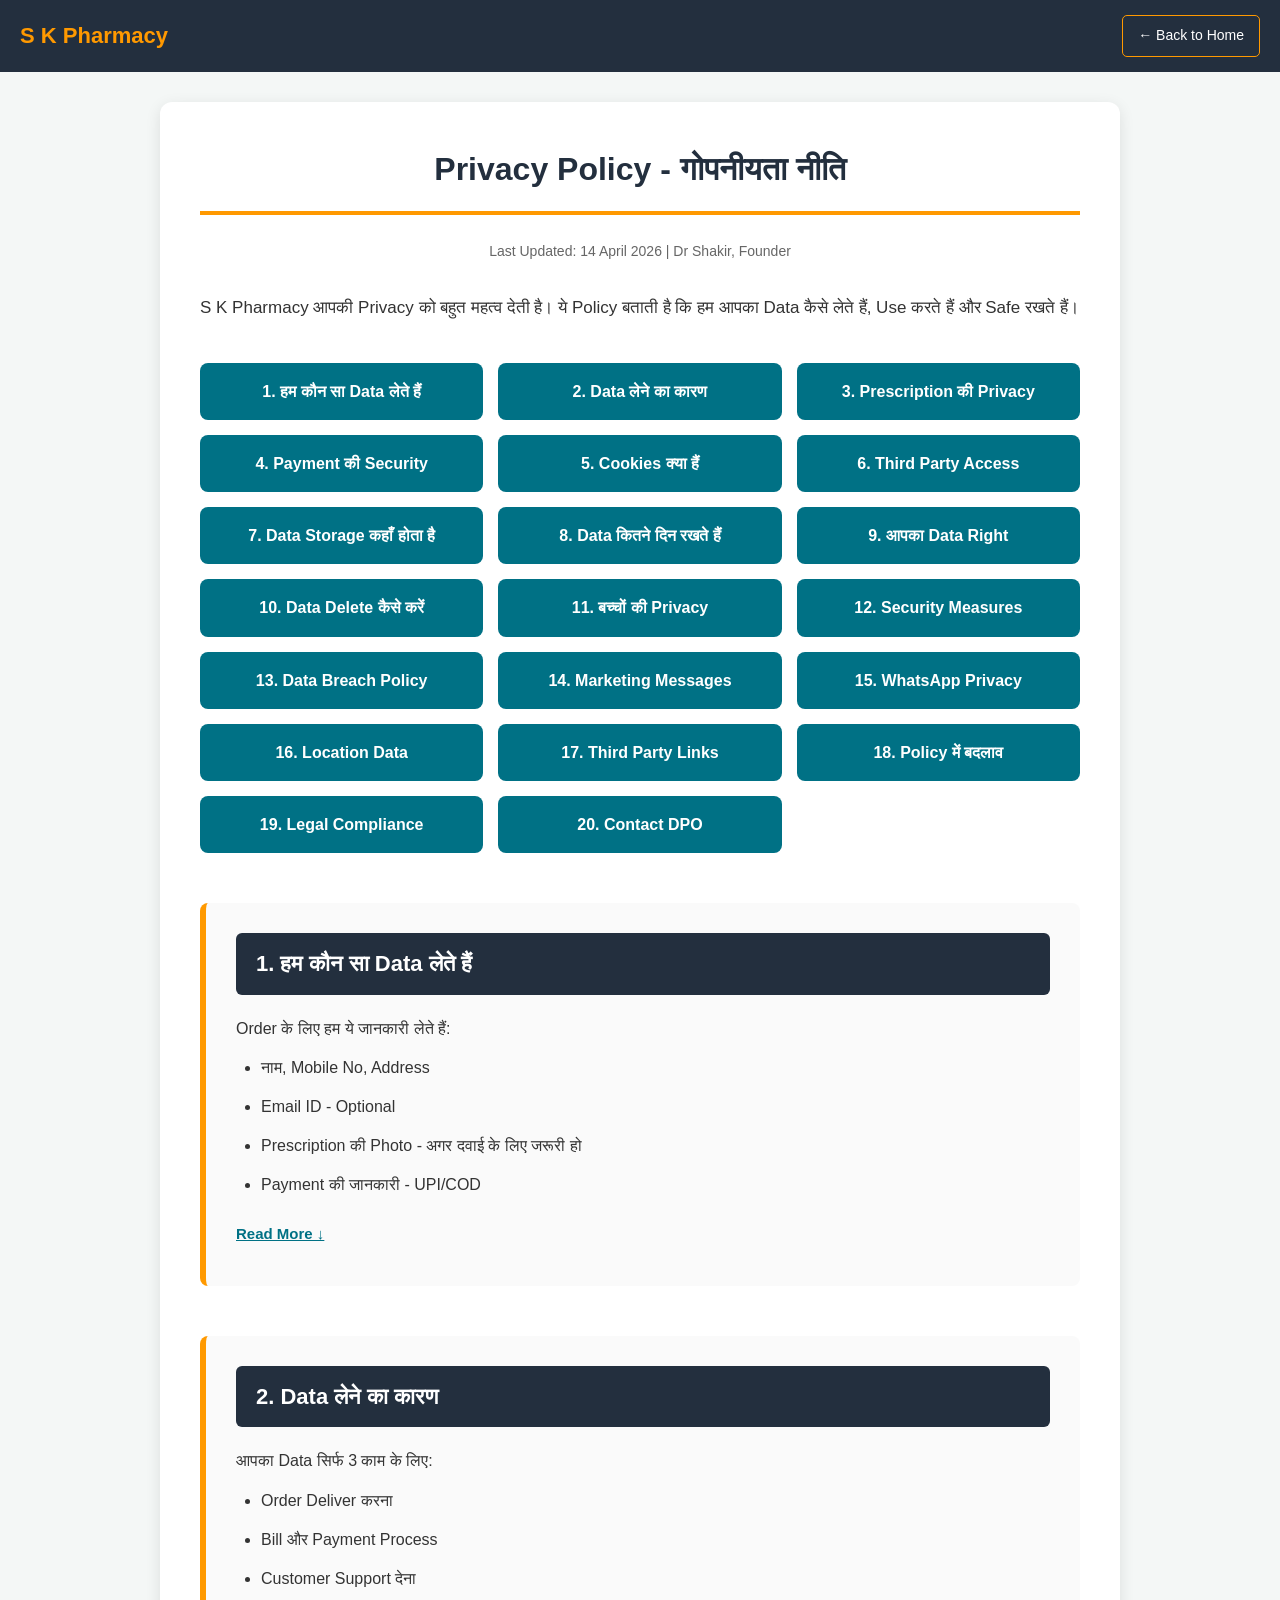
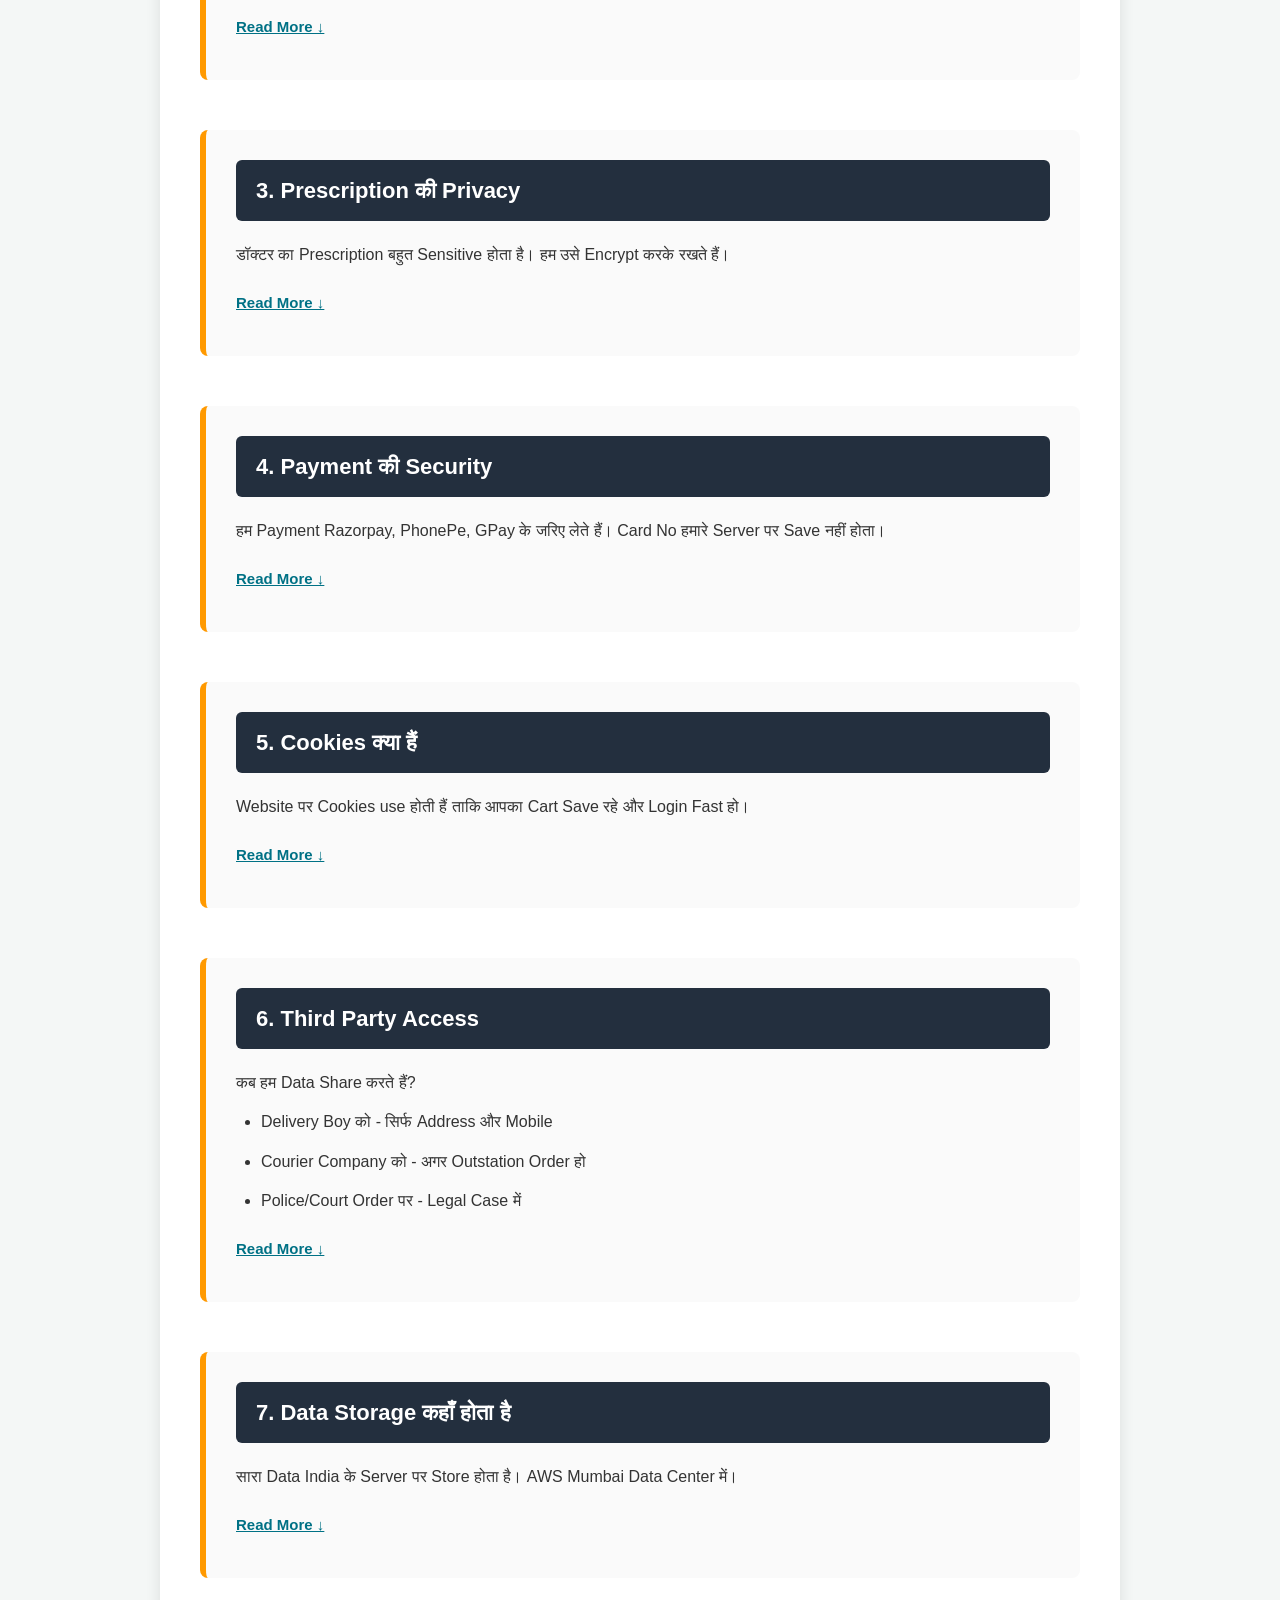
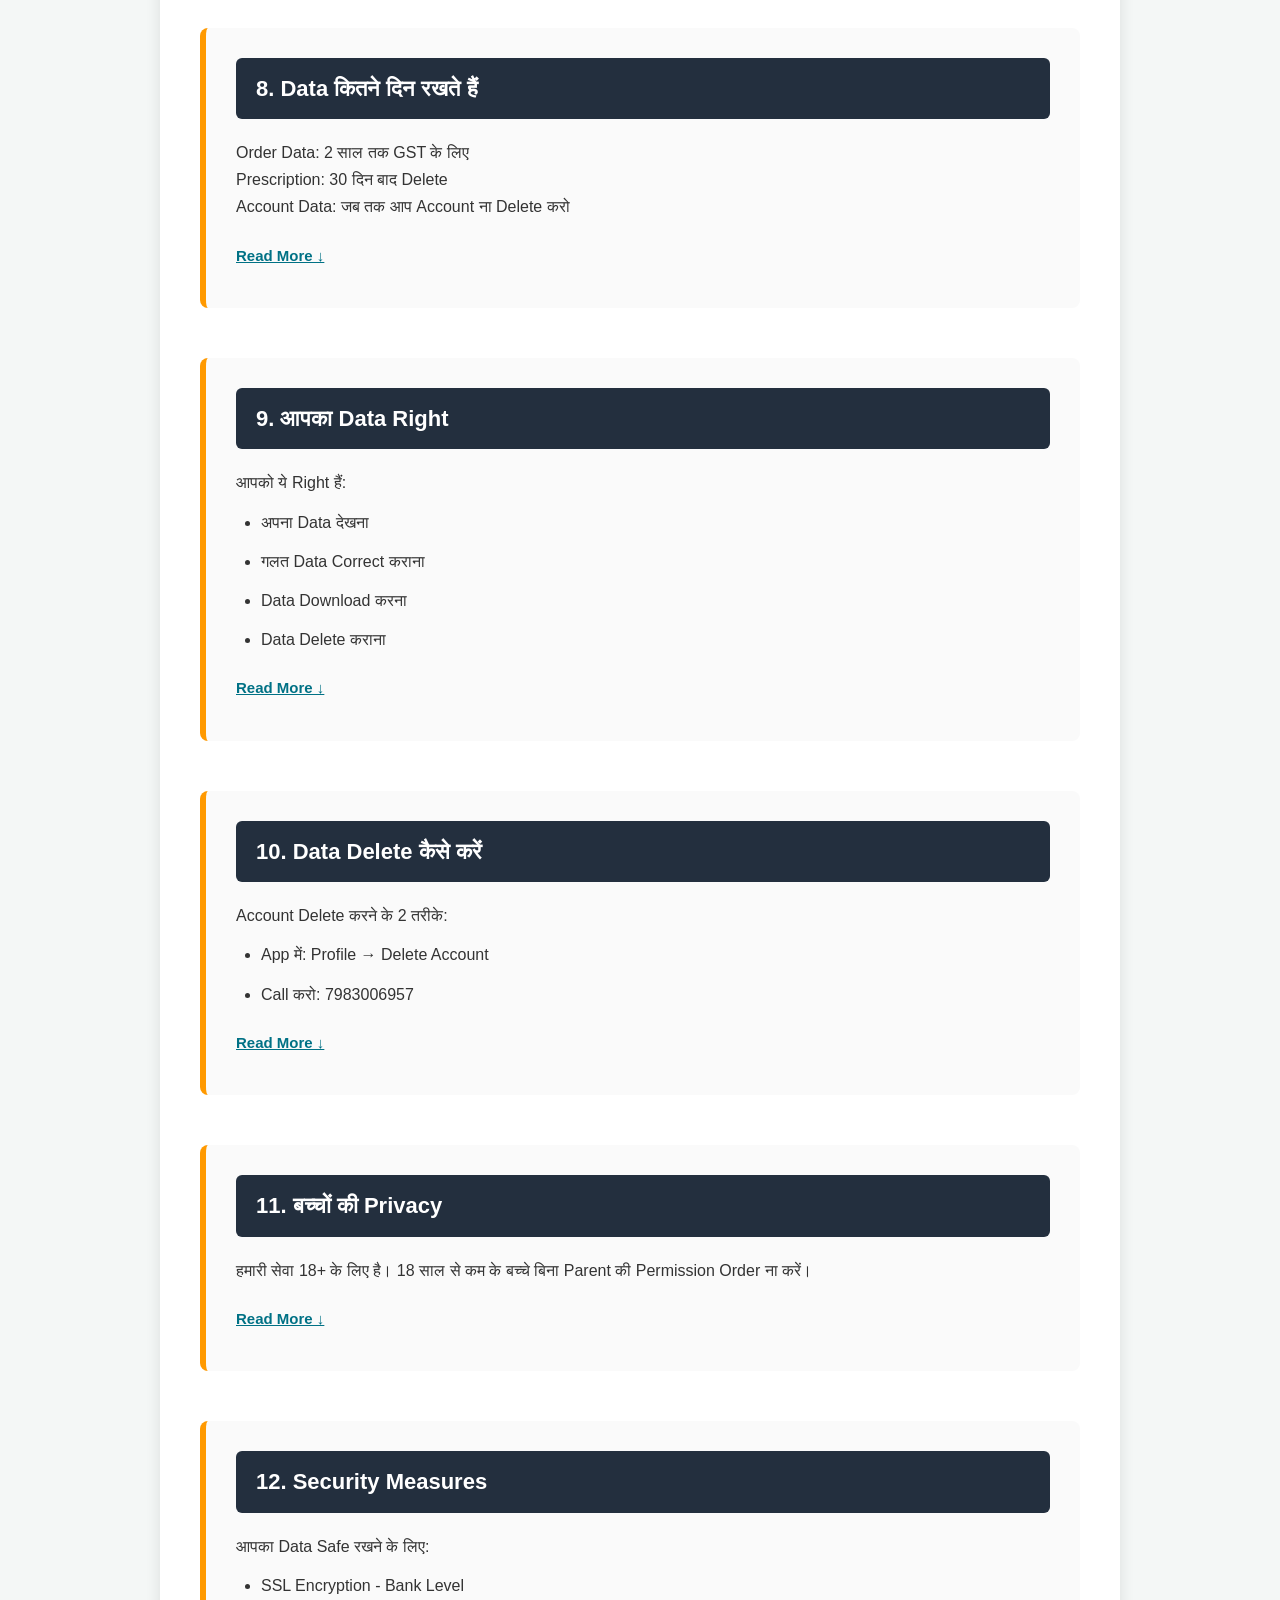
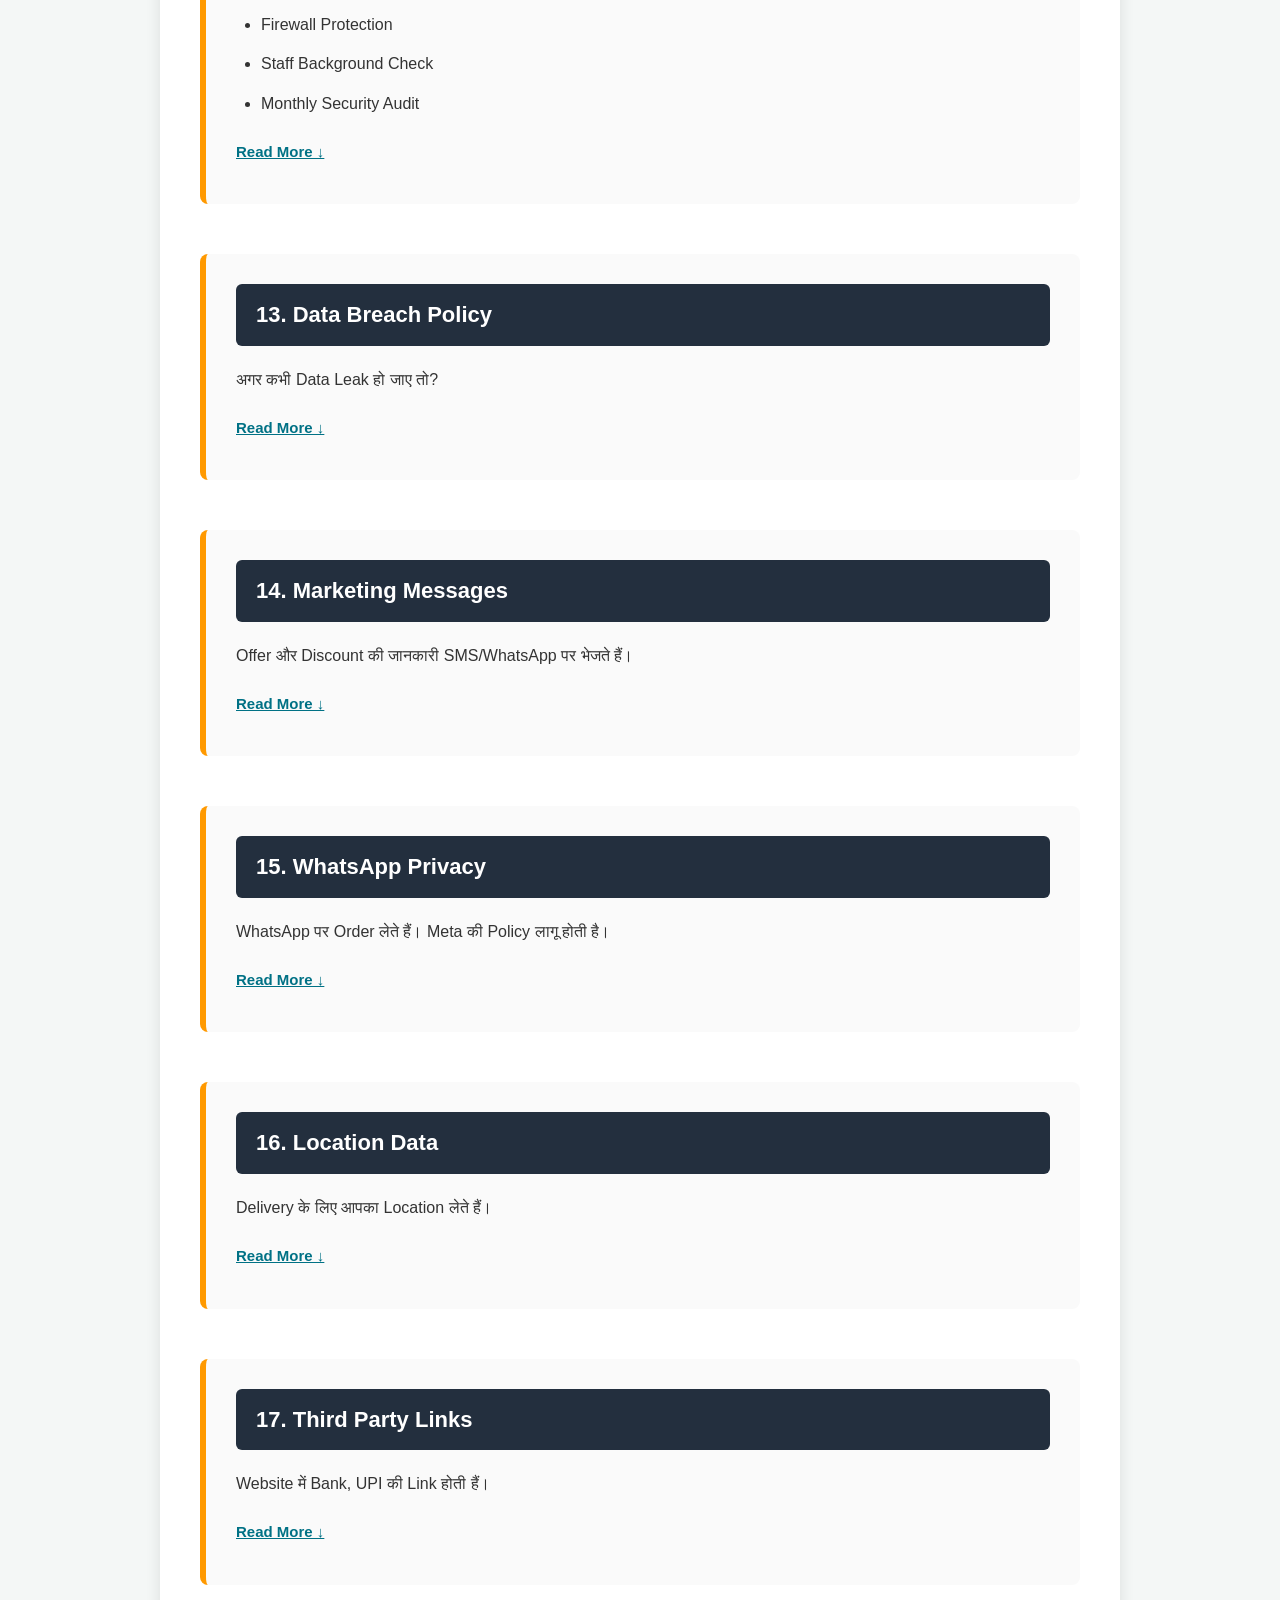
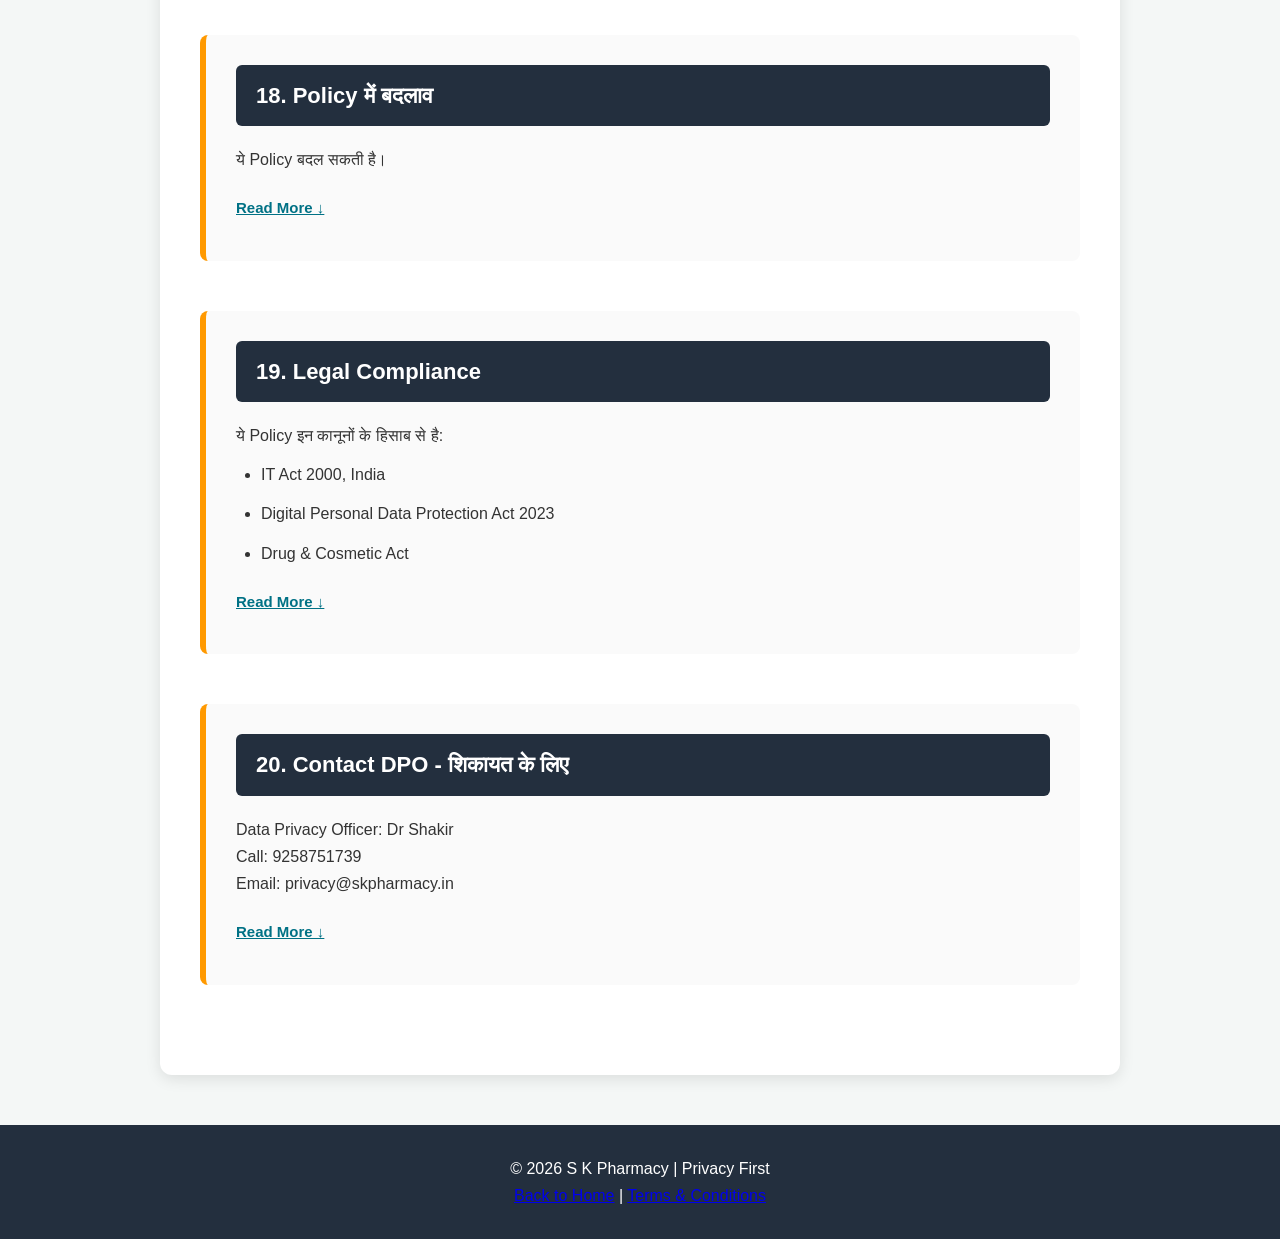
<file: privacy-policy.html>
<!DOCTYPE html>
<html lang="hi">
<head>
<meta charset="UTF-8">
<meta name="viewport" content="width=device-width,initial-scale=1">
<title>Privacy Policy - S K Pharmacy</title>
<style>
* {margin:0; padding:0; box-sizing:border-box}
body {font-family: Arial, sans-serif; background:#f4f7f6; color:#333; line-height:1.7}
.header {background:#232f3e; color:white; padding:15px 20px; display:flex; justify-content:space-between; align-items:center; position:sticky; top:0; z-index:99}
.header h2 {color:#ff9900; font-size:22px}
.header a {color:white; text-decoration:none; padding:8px 15px; border:1px solid #ff9900; border-radius:5px; font-size:14px}
.container {max-width:1000px; margin:30px auto; padding:0 20px}
.main-card {background:white; padding:40px; border-radius:12px; box-shadow:0 4px 15px rgba(0,0,0,0.1)}
h1 {color:#232f3e; border-bottom:4px solid #ff9900; padding-bottom:15px; margin-bottom:25px; text-align:center; font-size:32px}
.updated {text-align:center; color:#666; margin-bottom:30px; font-size:14px}
.submenu {display:grid; grid-template-columns:repeat(auto-fit, minmax(220px, 1fr)); gap:15px; margin:40px 0}
.submenu a {display:block; padding:15px; background:#007185; color:white; text-decoration:none; text-align:center; border-radius:8px; font-weight:bold; transition:0.3s}
.submenu a:hover {background:#ff9900; transform:translateY(-3px)}
.section {margin:50px 0; padding:30px; background:#fafafa; border-left:6px solid #ff9900; border-radius:8px; scroll-margin-top:80px}
.section h2 {color:white; background:#232f3e; padding:12px 20px; border-radius:6px; margin-bottom:20px; font-size:22px}
.section p, .section li {font-size:16px; margin-bottom:12px}
.section ul {margin-left:25px}
.readmore {color:#007185; cursor:pointer; font-weight:bold; text-decoration:underline; font-size:15px; display:inline-block; margin:10px 0}
.hidden {display:none; margin:15px 0; padding:18px; background:white; border-left:4px solid #ff9900; border-radius:5px}
.footer {text-align:center; padding:30px; margin-top:50px; background:#232f3e; color:white}
@media(max-width:600px){.submenu{grid-template-columns:1fr} .main-card{padding:20px} h1{font-size:24px}}
</style>
</head>
<body>

<div class="header">
  <h2>S K Pharmacy</h2>
  <a href="index.html">← Back to Home</a>
</div>

<div class="container">
  <div class="main-card">
    
    <h1>Privacy Policy - गोपनीयता नीति</h1>
    <p class="updated">Last Updated: 14 April 2026 | Dr Shakir, Founder</p>
    
    <p style="font-size:17px; margin-bottom:25px">S K Pharmacy आपकी Privacy को बहुत महत्व देती है। ये Policy बताती है कि हम आपका Data कैसे लेते हैं, Use करते हैं और Safe रखते हैं।</p>

    <div class="submenu">
      <a href="#p1">1. हम कौन सा Data लेते हैं</a>
      <a href="#p2">2. Data लेने का कारण</a>
      <a href="#p3">3. Prescription की Privacy</a>
      <a href="#p4">4. Payment की Security</a>
      <a href="#p5">5. Cookies क्या हैं</a>
      <a href="#p6">6. Third Party Access</a>
      <a href="#p7">7. Data Storage कहाँ होता है</a>
      <a href="#p8">8. Data कितने दिन रखते हैं</a>
      <a href="#p9">9. आपका Data Right</a>
      <a href="#p10">10. Data Delete कैसे करें</a>
      <a href="#p11">11. बच्चों की Privacy</a>
      <a href="#p12">12. Security Measures</a>
      <a href="#p13">13. Data Breach Policy</a>
      <a href="#p14">14. Marketing Messages</a>
      <a href="#p15">15. WhatsApp Privacy</a>
      <a href="#p16">16. Location Data</a>
      <a href="#p17">17. Third Party Links</a>
      <a href="#p18">18. Policy में बदलाव</a>
      <a href="#p19">19. Legal Compliance</a>
      <a href="#p20">20. Contact DPO</a>
    </div>

    <div class="section" id="p1">
      <h2>1. हम कौन सा Data लेते हैं</h2>
      <p>Order के लिए हम ये जानकारी लेते हैं:</p>
      <ul>
        <li>नाम, Mobile No, Address</li>
        <li>Email ID - Optional</li>
        <li>Prescription की Photo - अगर दवाई के लिए जरूरी हो</li>
        <li>Payment की जानकारी - UPI/COD</li>
      </ul>
      <span class="readmore" onclick="toggleRead('p1')">Read More ↓</span>
      <div id="morep1" class="hidden">
        <p>हम Aadhar, PAN, Debit Card No कभी नहीं मांगते। सिर्फ दवाई देने के लिए जरूरी Data ही लेते हैं। आपका Medical History हम Record नहीं करते।</p>
      </div>
    </div>

    <div class="section" id="p2">
      <h2>2. Data लेने का कारण</h2>
      <p>आपका Data सिर्फ 3 काम के लिए:</p>
      <ul>
        <li>Order Deliver करना</li>
        <li>Bill और Payment Process</li>
        <li>Customer Support देना</li>
      </ul>
      <span class="readmore" onclick="toggleRead('p2')">Read More ↓</span>
      <div id="morep2" class="hidden">
        <p>हम आपका Data बेचते नहीं हैं। ना किसी Company को देते हैं। Dr Shakir की कसम, Privacy से कोई समझौता नहीं।</p>
      </div>
    </div>

    <div class="section" id="p3">
      <h2>3. Prescription की Privacy</h2>
      <p>डॉक्टर का Prescription बहुत Sensitive होता है। हम उसे Encrypt करके रखते हैं।</p>
      <span class="readmore" onclick="toggleRead('p3')">Read More ↓</span>
      <div id="morep3" class="hidden">
        <p>सिर्फ Qualified Pharmacist ही Prescription देख सकता है। Delivery के 30 दिन बाद Auto Delete हो जाता है। कोई Staff बिना Permission Prescription नहीं देख सकता।</p>
      </div>
    </div>

    <div class="section" id="p4">
      <h2>4. Payment की Security</h2>
      <p>हम Payment Razorpay, PhonePe, GPay के जरिए लेते हैं। Card No हमारे Server पर Save नहीं होता।</p>
      <span class="readmore" onclick="toggleRead('p4')">Read More ↓</span>
      <div id="morep4" class="hidden">
        <p>सारी Payment 256-bit SSL Encryption से होती है। Bank जितनी Security। COD में Cash सिर्फ Delivery Boy लेता है, Online Record नहीं बनता।</p>
      </div>
    </div>

    <div class="section" id="p5">
      <h2>5. Cookies क्या हैं</h2>
      <p>Website पर Cookies use होती हैं ताकि आपका Cart Save रहे और Login Fast हो।</p>
      <span class="readmore" onclick="toggleRead('p5')">Read More ↓</span>
      <div id="morep5" class="hidden">
        <p>हम Tracking Cookies नहीं लगाते। Facebook, Google की Ad Cookies Block हैं। आप Browser Setting से Cookies बंद कर सकते हो, पर Cart Save नहीं होगा।</p>
      </div>
    </div>

    <div class="section" id="p6">
      <h2>6. Third Party Access</h2>
      <p>कब हम Data Share करते हैं?</p>
      <ul>
        <li>Delivery Boy को - सिर्फ Address और Mobile</li>
        <li>Courier Company को - अगर Outstation Order हो</li>
        <li>Police/Court Order पर - Legal Case में</li>
      </ul>
      <span class="readmore" onclick="toggleRead('p6')">Read More ↓</span>
      <div id="morep6" class="hidden">
        <p>Marketing Company को कभी Data नहीं देते। SMS/Call सिर्फ हम खुद करते हैं। Prescription किसी Third Party को नहीं दिखाते।</p>
      </div>
    </div>

    <div class="section" id="p7">
      <h2>7. Data Storage कहाँ होता है</h2>
      <p>सारा Data India के Server पर Store होता है। AWS Mumbai Data Center में।</p>
      <span class="readmore" onclick="toggleRead('p7')">Read More ↓</span>
      <div id="morep7" class="hidden">
        <p>Foreign Server पर Data नहीं जाता। IT Act 2000 के हिसाब से सारा Data भारत में ही रहता है। Backup भी India में ही है।</p>
      </div>
    </div>

    <div class="section" id="p8">
      <h2>8. Data कितने दिन रखते हैं</h2>
      <p>Order Data: 2 साल तक GST के लिए<br>Prescription: 30 दिन बाद Delete<br>Account Data: जब तक आप Account ना Delete करो</p>
      <span class="readmore" onclick="toggleRead('p8')">Read More ↓</span>
      <div id="morep8" class="hidden">
        <p>2 साल बाद पुराना Order Data Auto Delete हो जाता है। सिर्फ Bill No और Amount का Record रहता है Tax के लिए। नाम, Address सब हट जाता है।</p>
      </div>
    </div>

    <div class="section" id="p9">
      <h2>9. आपका Data Right</h2>
      <p>आपको ये Right हैं:</p>
      <ul>
        <li>अपना Data देखना</li>
        <li>गलत Data Correct कराना</li>
        <li>Data Download करना</li>
        <li>Data Delete कराना</li>
      </ul>
      <span class="readmore" onclick="toggleRead('p9')">Read More ↓</span>
      <div id="morep9" class="hidden">
        <p>किसी भी समय 9258751739 पर Call करके बोल दो। 48 घंटे में Data भेज देंगे या Delete कर देंगे। कोई Charge नहीं लेंगे।</p>
      </div>
    </div>

    <div class="section" id="p10">
      <h2>10. Data Delete कैसे करें</h2>
      <p>Account Delete करने के 2 तरीके:</p>
      <ul>
        <li>App में: Profile → Delete Account</li>
        <li>Call करो: 7983006957</li>
      </ul>
      <span class="readmore" onclick="toggleRead('p10')">Read More ↓</span>
      <div id="morep10" class="hidden">
        <p>Delete Request के 7 दिन में सारा Personal Data हट जाएगा। सिर्फ Bill No GST के लिए 2 साल रहेगा। Delete के बाद Data वापस नहीं आएगा।</p>
      </div>
    </div>

    <div class="section" id="p11">
      <h2>11. बच्चों की Privacy</h2>
      <p>हमारी सेवा 18+ के लिए है। 18 साल से कम के बच्चे बिना Parent की Permission Order ना करें।</p>
      <span class="readmore" onclick="toggleRead('p11')">Read More ↓</span>
      <div id="morep11" class="hidden">
        <p>अगर गलती से बच्चे का Data आ गया तो Parent Call करके Delete करा सकते हैं। हम बच्चों का Data Intentionally Collect नहीं करते।</p>
      </div>
    </div>

    <div class="section" id="p12">
      <h2>12. Security Measures</h2>
      <p>आपका Data Safe रखने के लिए:</p>
      <ul>
        <li>SSL Encryption - Bank Level</li>
        <li>Firewall Protection</li>
        <li>Staff Background Check</li>
        <li>Monthly Security Audit</li>
      </ul>
      <span class="readmore" onclick="toggleRead('p12')">Read More ↓</span>
      <div id="morep12" class="hidden">
        <p>Password Hash करके Store होता है। Plain Text में कोई Password नहीं रखते। 2-Step Verification भी Available है।</p>
      </div>
    </div>

    <div class="section" id="p13">
      <h2>13. Data Breach Policy</h2>
      <p>अगर कभी Data Leak हो जाए तो?</p>
      <span class="readmore" onclick="toggleRead('p13')">Read More ↓</span>
      <div id="morep13" class="hidden">
        <p>72 घंटे के अंदर सभी Customer को SMS/Email कर देंगे। Cyber Crime में Complaint करेंगे। Dr Shakir खुद जिम्मेदारी लेंगे। आज तक 6 साल में कोई Breach नहीं हुआ।</p>
      </div>
    </div>

    <div class="section" id="p14">
      <h2>14. Marketing Messages</h2>
      <p>Offer और Discount की जानकारी SMS/WhatsApp पर भेजते हैं।</p>
      <span class="readmore" onclick="toggleRead('p14')">Read More ↓</span>
      <div id="morep14" class="hidden">
        <p>आप कभी भी STOP लिखकर Message भेज दो, Marketing बंद हो जाएगी। सिर्फ Order Update आते रहेंगे। Spam बिल्कुल नहीं भेजते।</p>
      </div>
    </div>

    <div class="section" id="p15">
      <h2>15. WhatsApp Privacy</h2>
      <p>WhatsApp पर Order लेते हैं। Meta की Policy लागू होती है।</p>
      <span class="readmore" onclick="toggleRead('p15')">Read More ↓</span>
      <div id="morep15" class="hidden">
        <p>WhatsApp Chat End-to-End Encrypted है। हम Chat को Download नहीं करते। 90 दिन बाद Auto Delete। Status, DP हम Save नहीं करते।</p>
      </div>
    </div>

    <div class="section" id="p16">
      <h2>16. Location Data</h2>
      <p>Delivery के लिए आपका Location लेते हैं।</p>
      <span class="readmore" onclick="toggleRead('p16')">Read More ↓</span>
      <div id="morep16" class="hidden">
        <p>Location सिर्फ Delivery Time पर Use होती है। Save नहीं करते। App Permission "While Using App" ही मांगते हैं। Background Location नहीं लेते।</p>
      </div>
    </div>

    <div class="section" id="p17">
      <h2>17. Third Party Links</h2>
      <p>Website में Bank, UPI की Link होती हैं।</p>
      <span class="readmore" onclick="toggleRead('p17')">Read More ↓</span>
      <div id="morep17" class="hidden">
        <p>उन Sites की Privacy Policy अलग है। हम जिम्मेदार नहीं। Payment से पहले URL Check कर लें - https होना चाहिए।</p>
      </div>
    </div>

    <div class="section" id="p18">
      <h2>18. Policy में बदलाव</h2>
      <p>ये Policy बदल सकती है।</p>
      <span class="readmore" onclick="toggleRead('p18')">Read More ↓</span>
      <div id="morep18" class="hidden">
        <p>बदलाव होने पर Website और App पर Notification आ जाएगा। Top पर "Last Updated Date" बदल जाएगी। पुरानी Policy भी Archive में मिल जाएगी।</p>
      </div>
    </div>

    <div class="section" id="p19">
      <h2>19. Legal Compliance</h2>
      <p>ये Policy इन कानूनों के हिसाब से है:</p>
      <ul>
        <li>IT Act 2000, India</li>
        <li>Digital Personal Data Protection Act 2023</li>
        <li>Drug & Cosmetic Act</li>
      </ul>
      <span class="readmore" onclick="toggleRead('p19')">Read More ↓</span>
      <div id="morep19" class="hidden">
        <p>हम Govt के सभी Rule Follow करते हैं। Drug License, GST सब Valid है। Data Protection Officer Appoint किया हुआ है।</p>
      </div>
    </div>

    <div class="section" id="p20">
      <h2>20. Contact DPO - शिकायत के लिए</h2>
      <p>Data Privacy Officer: Dr Shakir<br>Call: 9258751739<br>Email: privacy@skpharmacy.in</p>
      <span class="readmore" onclick="toggleRead('p20')">Read More ↓</span>
      <div id="morep20" class="hidden">
        <p>Address: S K Pharmacy, Main Market, Silapur Village, Dankaur, UP - 203201<br>शिकायत 24 घंटे में Solve करेंगे। अगर संतुष्ट ना हों तो Cyber Cell, Delhi में शिकायत कर सकते हैं।</p>
      </div>
    </div>

  </div>
</div>

<div class="footer">
  <p>© 2026 S K Pharmacy | Privacy First</p>
  <p><a href="index.html">Back to Home</a> | <a href="terms.html">Terms & Conditions</a></p>
</div>

<script>
function toggleRead(id){
  let d = document.getElementById('more' + id);
  let s = d.previousElementSibling;
  if(d.style.display === 'block'){
    d.style.display = 'none';
    s.innerHTML = 'Read More ↓';
  } else {
    d.style.display = 'block';
    s.innerHTML = 'Read Less ↑';
  }
}
document.querySelectorAll('.submenu a').forEach(anchor => {
  anchor.addEventListener('click', function(e) {
    e.preventDefault();
    document.querySelector(this.getAttribute('href')).scrollIntoView({behavior: 'smooth'});
  });
});
</script>
</body>
  </html>
</file>
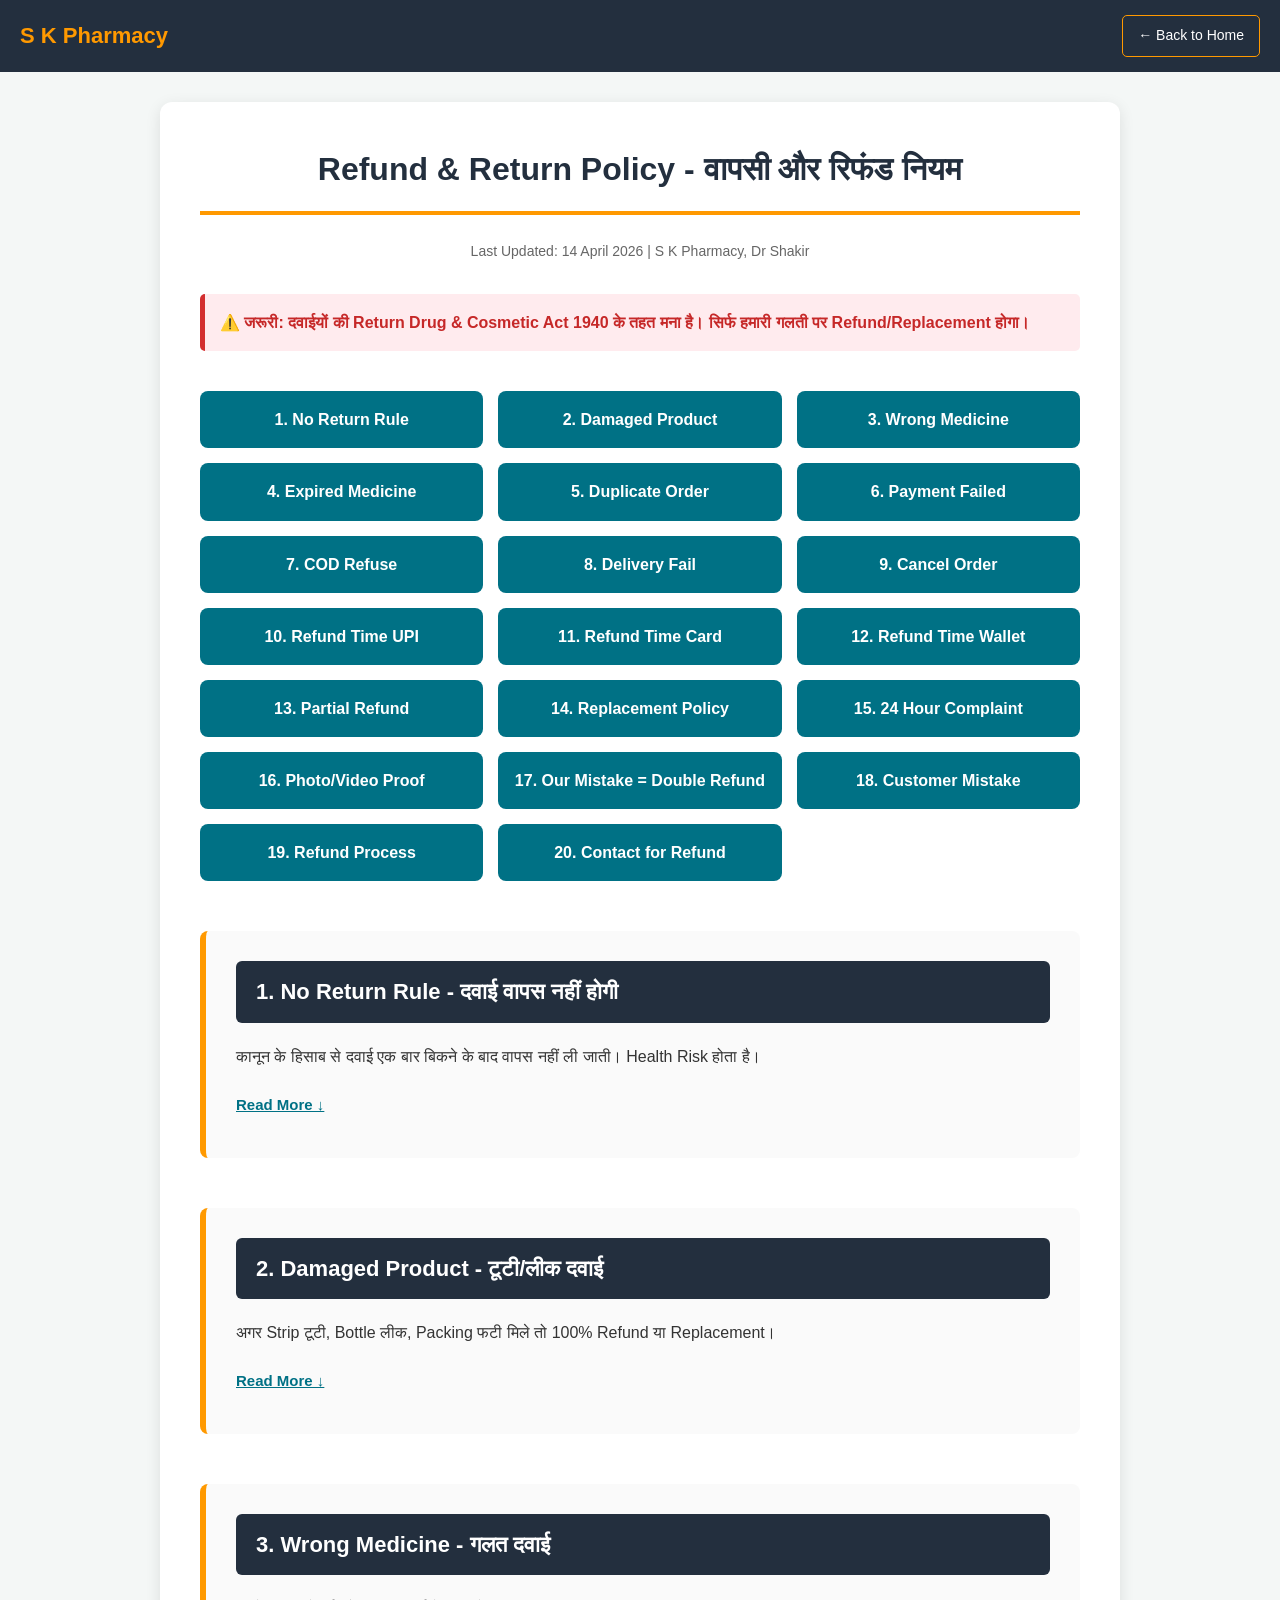
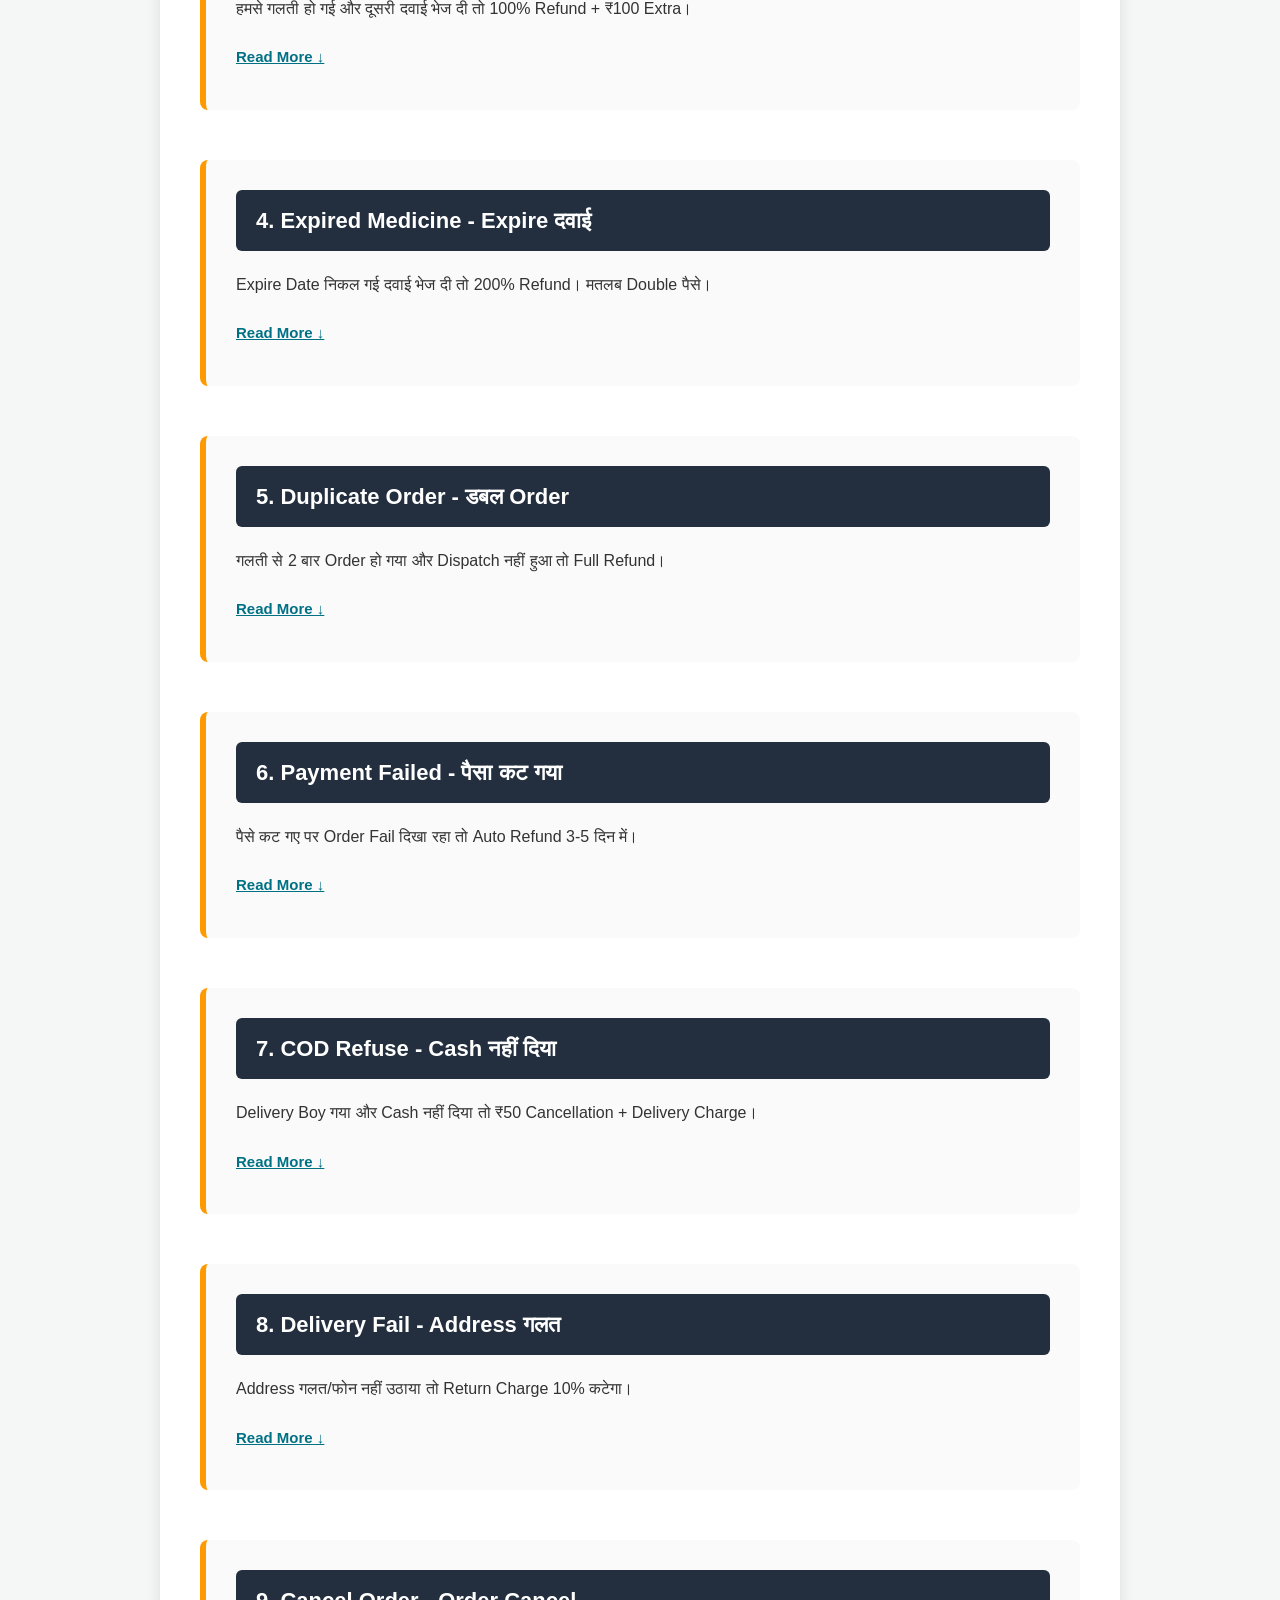
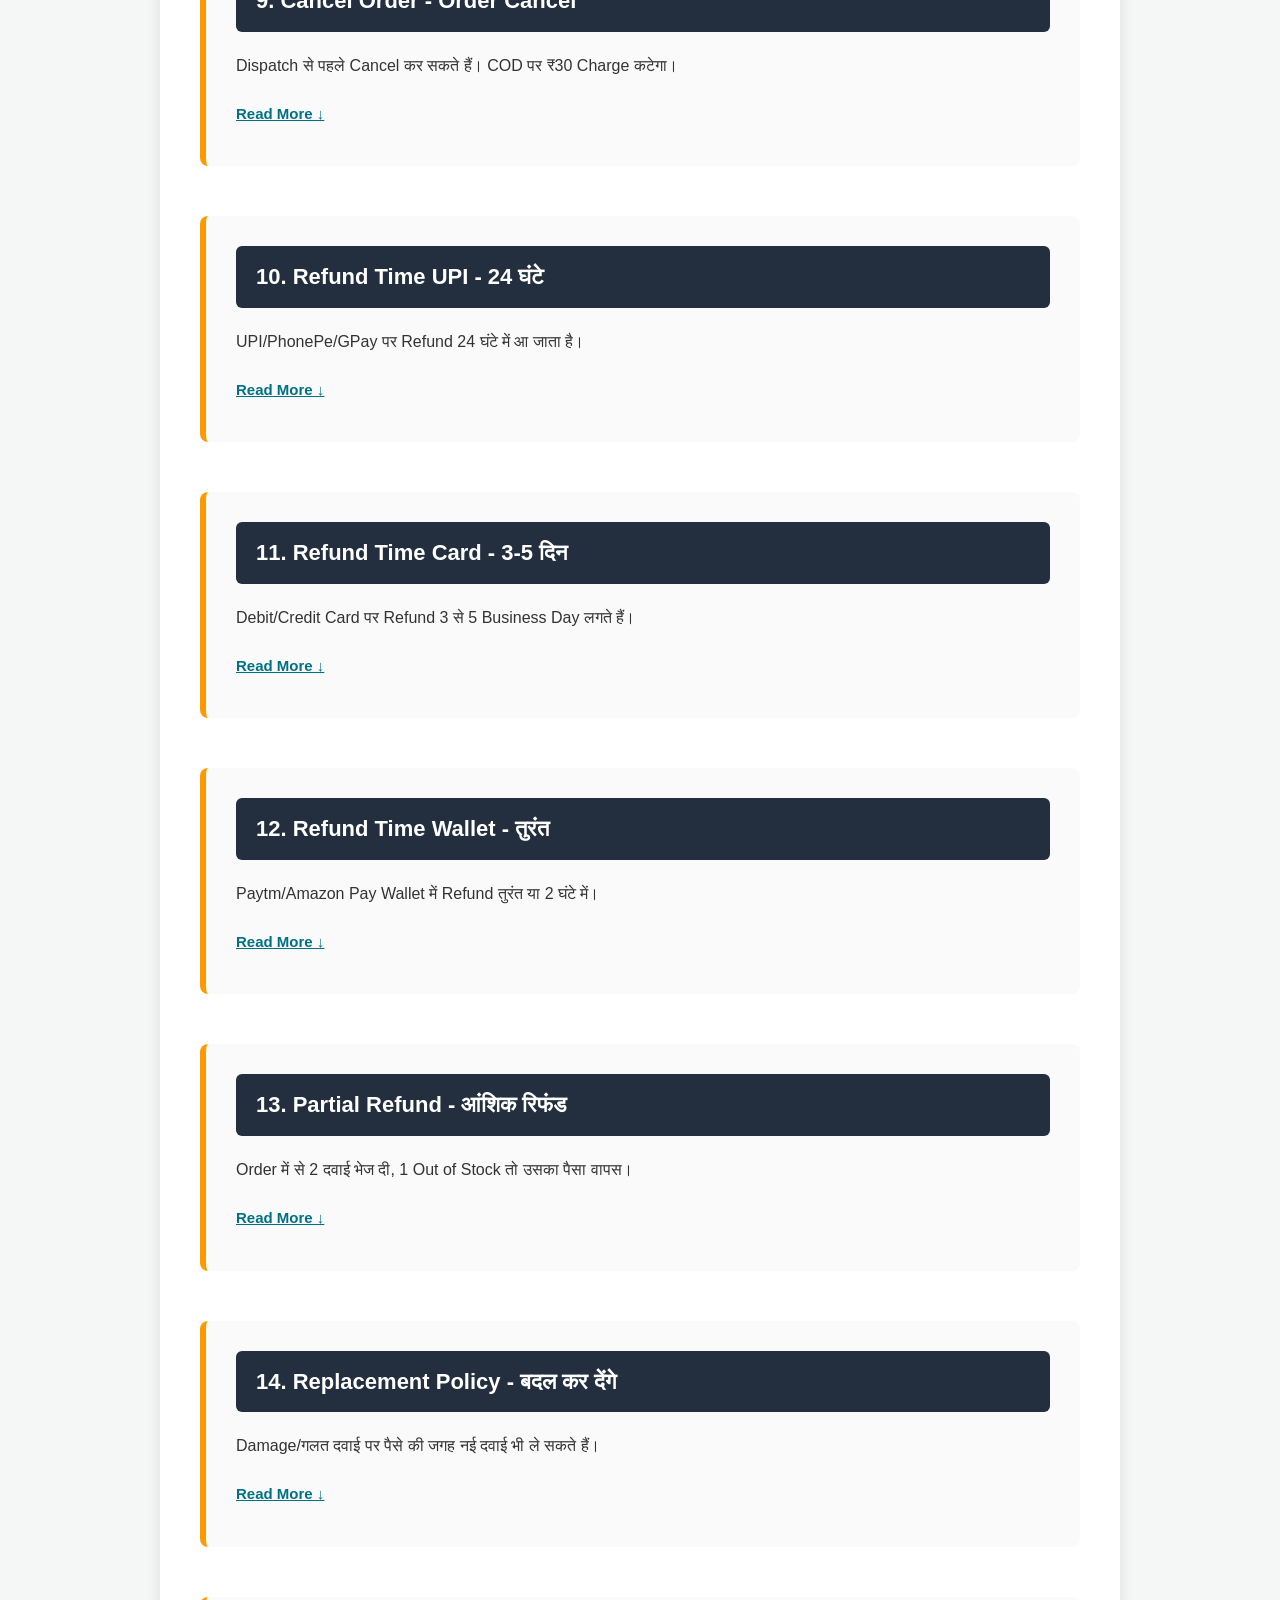
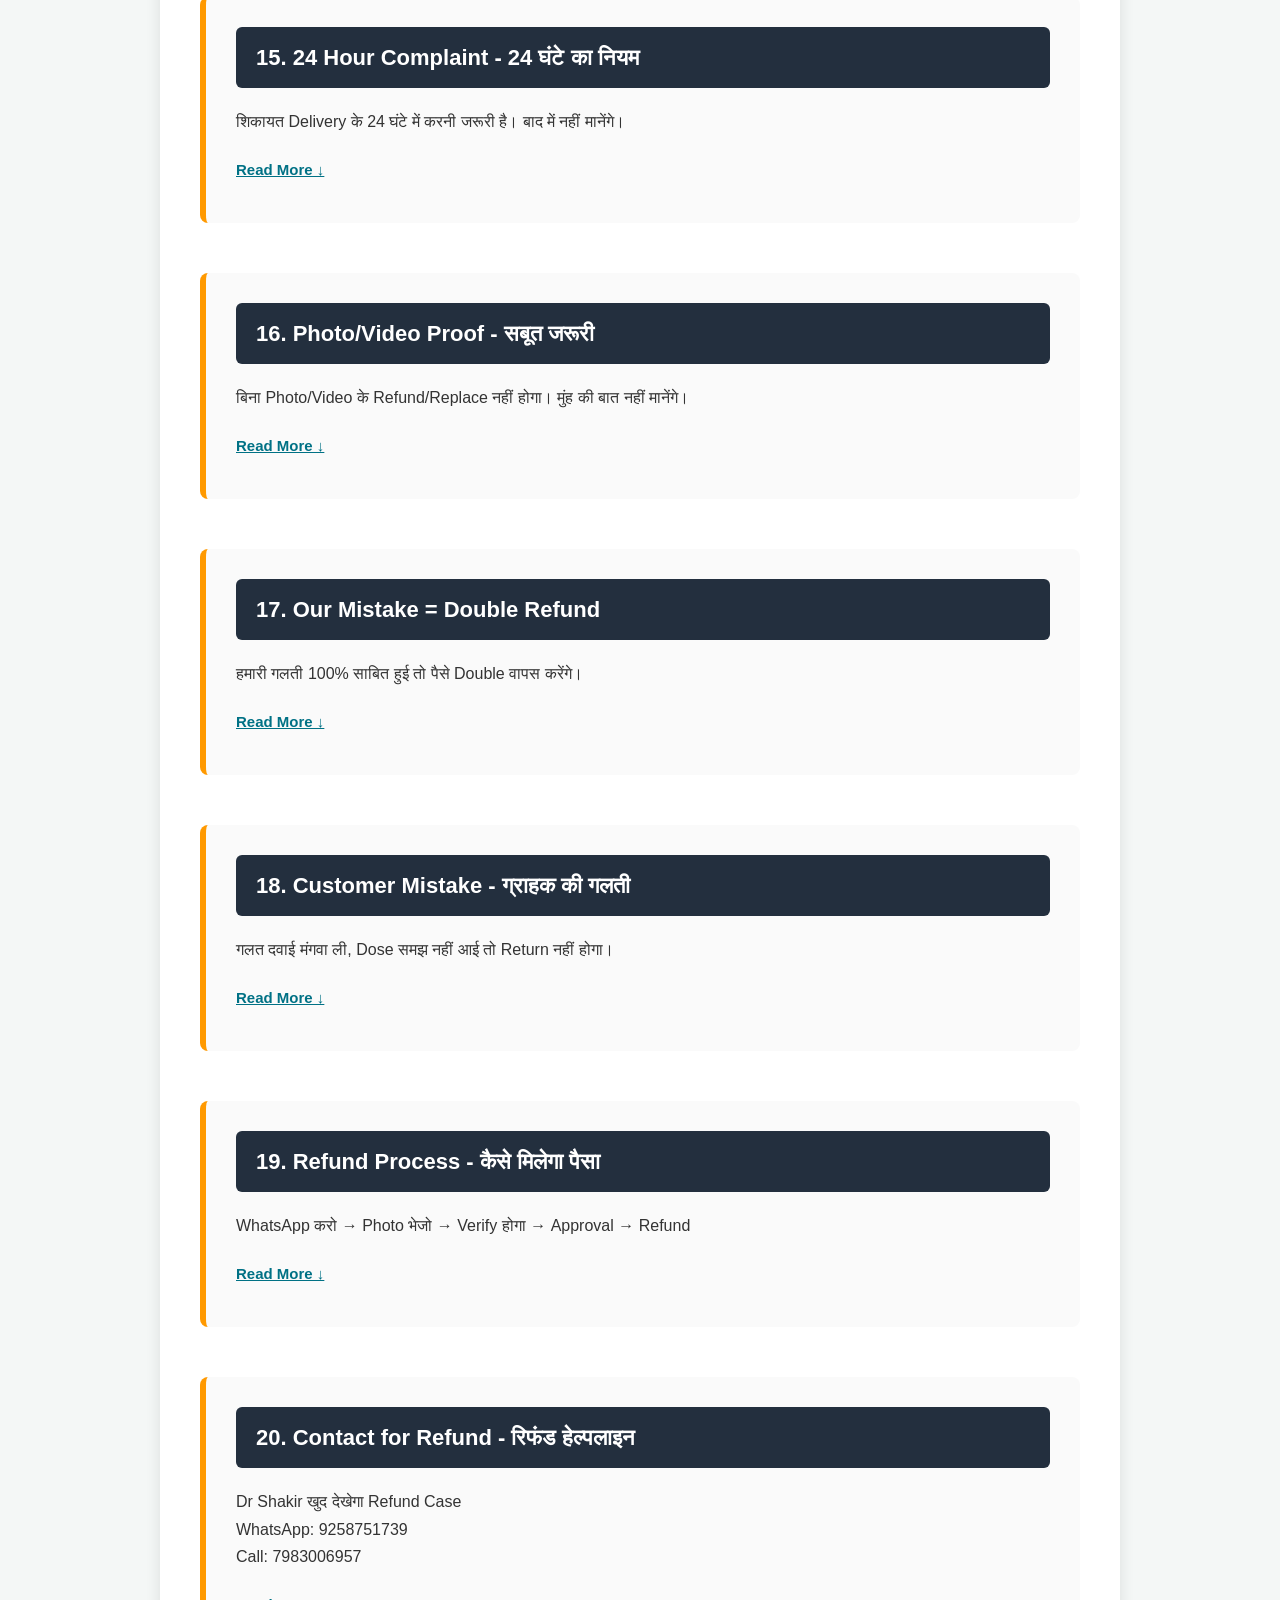
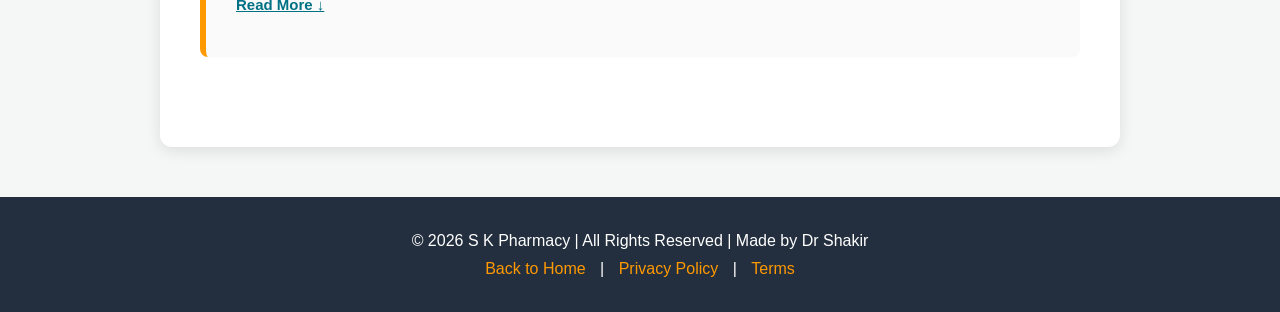
<file: refund.html>
<!DOCTYPE html>
<html lang="hi">
<head>
<meta charset="UTF-8">
<meta name="viewport" content="width=device-width,initial-scale=1">
<title>Refund & Return Policy - S K Pharmacy</title>
<style>
* {margin:0; padding:0; box-sizing:border-box}
body {font-family: Arial, sans-serif; background:#f4f7f6; color:#333; line-height:1.7}
.header {background:#232f3e; color:white; padding:15px 20px; display:flex; justify-content:space-between; align-items:center; position:sticky; top:0; z-index:99}
.header h2 {color:#ff9900; font-size:22px}
.header a {color:white; text-decoration:none; padding:8px 15px; border:1px solid #ff9900; border-radius:5px; font-size:14px}
.container {max-width:1000px; margin:30px auto; padding:0 20px}
.main-card {background:white; padding:40px; border-radius:12px; box-shadow:0 4px 15px rgba(0,0,0,0.1)}
h1 {color:#232f3e; border-bottom:4px solid #ff9900; padding-bottom:15px; margin-bottom:25px; text-align:center; font-size:32px}
.updated {text-align:center; color:#666; margin-bottom:30px; font-size:14px}
.alert {background:#ffebee; border-left:5px solid #d32f2f; padding:15px; margin:25px 0; border-radius:5px; font-weight:bold; color:#c62828}
.submenu {display:grid; grid-template-columns:repeat(auto-fit, minmax(220px, 1fr)); gap:15px; margin:40px 0}
.submenu a {display:block; padding:15px; background:#007185; color:white; text-decoration:none; text-align:center; border-radius:8px; font-weight:bold; transition:0.3s}
.submenu a:hover {background:#ff9900; transform:translateY(-3px)}
.section {margin:50px 0; padding:30px; background:#fafafa; border-left:6px solid #ff9900; border-radius:8px; scroll-margin-top:80px}
.section h2 {color:white; background:#232f3e; padding:12px 20px; border-radius:6px; margin-bottom:20px; font-size:22px}
.section p, .section li {font-size:16px; margin-bottom:12px}
.section ul {margin-left:25px}
.readmore {color:#007185; cursor:pointer; font-weight:bold; text-decoration:underline; font-size:15px; display:inline-block; margin:10px 0}
.hidden {display:none; margin:15px 0; padding:18px; background:white; border-left:4px solid #ff9900; border-radius:5px}
.footer {text-align:center; padding:30px; margin-top:50px; background:#232f3e; color:white}
.footer a {color:#ff9900; text-decoration:none; margin:0 10px}
@media(max-width:600px){.submenu{grid-template-columns:1fr} .main-card{padding:20px} h1{font-size:24px}}
</style>
</head>
<body>

<div class="header">
  <h2>S K Pharmacy</h2>
  <a href="index.html">← Back to Home</a>
</div>

<div class="container">
  <div class="main-card">
    
    <h1>Refund & Return Policy - वापसी और रिफंड नियम</h1>
    <p class="updated">Last Updated: 14 April 2026 | S K Pharmacy, Dr Shakir</p>
    
    <div class="alert">
      ⚠️ जरूरी: दवाईयों की Return Drug & Cosmetic Act 1940 के तहत मना है। सिर्फ हमारी गलती पर Refund/Replacement होगा।
    </div>

    <div class="submenu">
      <a href="#r1">1. No Return Rule</a>
      <a href="#r2">2. Damaged Product</a>
      <a href="#r3">3. Wrong Medicine</a>
      <a href="#r4">4. Expired Medicine</a>
      <a href="#r5">5. Duplicate Order</a>
      <a href="#r6">6. Payment Failed</a>
      <a href="#r7">7. COD Refuse</a>
      <a href="#r8">8. Delivery Fail</a>
      <a href="#r9">9. Cancel Order</a>
      <a href="#r10">10. Refund Time UPI</a>
      <a href="#r11">11. Refund Time Card</a>
      <a href="#r12">12. Refund Time Wallet</a>
      <a href="#r13">13. Partial Refund</a>
      <a href="#r14">14. Replacement Policy</a>
      <a href="#r15">15. 24 Hour Complaint</a>
      <a href="#r16">16. Photo/Video Proof</a>
      <a href="#r17">17. Our Mistake = Double Refund</a>
      <a href="#r18">18. Customer Mistake</a>
      <a href="#r19">19. Refund Process</a>
      <a href="#r20">20. Contact for Refund</a>
    </div>

    <div class="section" id="r1">
      <h2>1. No Return Rule - दवाई वापस नहीं होगी</h2>
      <p>कानून के हिसाब से दवाई एक बार बिकने के बाद वापस नहीं ली जाती। Health Risk होता है।</p>
      <span class="readmore" onclick="toggleRead('r1')">Read More ↓</span>
      <div id="morer1" class="hidden">
        <p>Drug & Cosmetic Act 1940, Rule 65 में साफ लिखा है। एक बार ग्राहक के हाथ में जाने के बाद दवाई Store नहीं कर सकते। इसलिए Return/Exchange मना है। सिर्फ Quality Issue पर Replacement देंगे।</p>
      </div>
    </div>

    <div class="section" id="r2">
      <h2>2. Damaged Product - टूटी/लीक दवाई</h2>
      <p>अगर Strip टूटी, Bottle लीक, Packing फटी मिले तो 100% Refund या Replacement।</p>
      <span class="readmore" onclick="toggleRead('r2')">Read More ↓</span>
      <div id="morer2" class="hidden">
        <p>Delivery के 24 घंटे में WhatsApp 9258751739 पर Photo/Video भेजो। Unboxing Video हो तो Best है। Courier वाले की गलती हुई तो हम Double पैसे वापस देंगे। 48 घंटे में नई दवाई या पैसे।</p>
      </div>
    </div>

    <div class="section" id="r3">
      <h2>3. Wrong Medicine - गलत दवाई</h2>
      <p>हमसे गलती हो गई और दूसरी दवाई भेज दी तो 100% Refund + ₹100 Extra।</p>
      <span class="readmore" onclick="toggleRead('r3')">Read More ↓</span>
      <div id="morer3" class="hidden">
        <p>Prescription और भेजी हुई दवाई की Photo भेजो। गलती साबित होते ही पैसे + ₹100 Penalty हम देंगे। 2 घंटे में Replacement भी भेज देंगे Greater Noida में। Dr Shakir गलती मानेगा और माफी मांगेगा।</p>
      </div>
    </div>

    <div class="section" id="r4">
      <h2>4. Expired Medicine - Expire दवाई</h2>
      <p>Expire Date निकल गई दवाई भेज दी तो 200% Refund। मतलब Double पैसे।</p>
      <span class="readmore" onclick="toggleRead('r4')">Read More ↓</span>
      <div id="morer4" class="hidden">
        <p>Expire Date की Photo भेजो। हमारी बहुत बड़ी गलती है ये। तुरंत Refund + Police में Supplier की शिकायत। तुम्हारी जान से खिलवाड़ बर्दाश्त नहीं। 12 घंटे में पैसे वापस।</p>
      </div>
    </div>

    <div class="section" id="r5">
      <h2>5. Duplicate Order - डबल Order</h2>
      <p>गलती से 2 बार Order हो गया और Dispatch नहीं हुआ तो Full Refund।</p>
      <span class="readmore" onclick="toggleRead('r5')">Read More ↓</span>
      <div id="morer5" class="hidden">
        <p>Dispatch से पहले Call/WhatsApp कर दो 7983006957 पर। दूसरा Order Cancel कर देंगे। पैसे 24 घंटे में UPI पर। Dispatch हो गया तो 1 Order Return नहीं होगा।</p>
      </div>
    </div>

    <div class="section" id="r6">
      <h2>6. Payment Failed - पैसा कट गया</h2>
      <p>पैसे कट गए पर Order Fail दिखा रहा तो Auto Refund 3-5 दिन में।</p>
      <span class="readmore" onclick="toggleRead('r6')">Read More ↓</span>
      <div id="morer6" class="hidden">
        <p>Razorpay से पैसा Auto वापस आ जाता है। Transaction ID भेज दो तो हम Fast Track कर देंगे। 24 घंटे में Status बता देंगे। Bank से Proof मांग सकते हैं।</p>
      </div>
    </div>

    <div class="section" id="r7">
      <h2>7. COD Refuse - Cash नहीं दिया</h2>
      <p>Delivery Boy गया और Cash नहीं दिया तो ₹50 Cancellation + Delivery Charge।</p>
      <span class="readmore" onclick="toggleRead('r7')">Read More ↓</span>
      <div id="morer7" class="hidden">
        <p>3 बार COD Refuse करने पर Account Block + Blacklist। Delivery Boy का पेट्रोल टाइम बर्बाद हुआ। अगला Order Online Payment से ही होगा। Fake Order पर ₹500 Penalty।</p>
      </div>
    </div>

    <div class="section" id="r8">
      <h2>8. Delivery Fail - Address गलत</h2>
      <p>Address गलत/फोन नहीं उठाया तो Return Charge 10% कटेगा।</p>
      <span class="readmore" onclick="toggleRead('r8')">Read More ↓</span>
      <div id="morer8" class="hidden">
        <p>3 बार Delivery Attempt करते हैं। उसके बाद Return आ जाती है। 10% Charge काट कर बाकी पैसे वापस। सही Address दो तो दोबारा भेज देंगे बिना Charge के।</p>
      </div>
    </div>

    <div class="section" id="r9">
      <h2>9. Cancel Order - Order Cancel</h2>
      <p>Dispatch से पहले Cancel कर सकते हैं। COD पर ₹30 Charge कटेगा।</p>
      <span class="readmore" onclick="toggleRead('r9')">Read More ↓</span>
      <div id="morer9" class="hidden">
        <p>App से Cancel करो या Call करो। Delivery Boy निकल गया तो Cancel नहीं होगा। Online Payment 3-5 दिन में Refund। Cancel करने के लिए 2 घंटे का समय है Order के बाद।</p>
      </div>
    </div>

    <div class="section" id="r10">
      <h2>10. Refund Time UPI - 24 घंटे</h2>
      <p>UPI/PhonePe/GPay पर Refund 24 घंटे में आ जाता है।</p>
      <span class="readmore" onclick="toggleRead('r10')">Read More ↓</span>
      <div id="morer10" class="hidden">
        <p>Approval के बाद 24 घंटे। कभी-कभी 2 घंटे में भी आ जाता है। UPI ID गलत दी होगी तो Bank में फंस जाएगा। 7 दिन बाद भी ना आए तो Bank से Contact करो।</p>
      </div>
    </div>

    <div class="section" id="r11">
      <h2>11. Refund Time Card - 3-5 दिन</h2>
      <p>Debit/Credit Card पर Refund 3 से 5 Business Day लगते हैं।</p>
      <span class="readmore" onclick="toggleRead('r11')">Read More ↓</span>
      <div id="morer11" class="hidden">
        <p>Bank की Process है भाई। हम तुरंत भेज देते हैं। Weekend/Holiday हटाकर 5 दिन मानो। Statement में Check करो। ना आए तो Bank को ARN No दो।</p>
      </div>
    </div>

    <div class="section" id="r12">
      <h2>12. Refund Time Wallet - तुरंत</h2>
      <p>Paytm/Amazon Pay Wallet में Refund तुरंत या 2 घंटे में।</p>
      <span class="readmore" onclick="toggleRead('r12')">Read More ↓</span>
      <div id="morer12" class="hidden">
        <p>Wallet में Delay नहीं होता। KYC Complete होना चाहिए। KYC नहीं है तो Bank में चला जाएगा 7 दिन में। Wallet App में Transaction History Check करो।</p>
      </div>
    </div>

    <div class="section" id="r13">
      <h2>13. Partial Refund - आंशिक रिफंड</h2>
      <p>Order में से 2 दवाई भेज दी, 1 Out of Stock तो उसका पैसा वापस।</p>
      <span class="readmore" onclick="toggleRead('r13')">Read More ↓</span>
      <div id="morer13" class="hidden">
        <p>जो दवाई नहीं भेजी उसका पूरा पैसा + Delivery Charge का हिस्सा वापस। 24 घंटे में UPI। Partial Delivery का SMS आ जाएगा।</p>
      </div>
    </div>

    <div class="section" id="r14">
      <h2>14. Replacement Policy - बदल कर देंगे</h2>
      <p>Damage/गलत दवाई पर पैसे की जगह नई दवाई भी ले सकते हैं।</p>
      <span class="readmore" onclick="toggleRead('r14')">Read More ↓</span>
      <div id="morer14" class="hidden">
        <p>Replacement फ्री है। Delivery Charge भी नहीं लेंगे। Greater Noida में 2 घंटे में नई दवाई। Outstation में 24 घंटे। Refund से Fast है Replacement।</p>
      </div>
    </div>

    <div class="section" id="r15">
      <h2>15. 24 Hour Complaint - 24 घंटे का नियम</h2>
      <p>शिकायत Delivery के 24 घंटे में करनी जरूरी है। बाद में नहीं मानेंगे।</p>
      <span class="readmore" onclick="toggleRead('r15')">Read More ↓</span>
      <div id="morer15" class="hidden">
        <p>24 घंटे बाद Photo/Video मांगेंगे तो झगड़ा होगा। Unboxing Video बना लो आदत डाल लो। 24 घंटे के बाद दवाई Use कर ली तो Return नहीं। Law भी यही कहता है।</p>
      </div>
    </div>

    <div class="section" id="r16">
      <h2>16. Photo/Video Proof - सबूत जरूरी</h2>
      <p>बिना Photo/Video के Refund/Replace नहीं होगा। मुंह की बात नहीं मानेंगे।</p>
      <span class="readmore" onclick="toggleRead('r16')">Read More ↓</span>
      <div id="morer16" class="hidden">
        <p>Damage की Photo, Wrong Medicine का Bill, Expire Date की Photo WhatsApp करो 9258751739 पर। Order ID भी लिखना। Proof Clear होना चाहिए। Fake Photo पर Police Case।</p>
      </div>
    </div>

    <div class="section" id="r17">
      <h2>17. Our Mistake = Double Refund</h2>
      <p>हमारी गलती 100% साबित हुई तो पैसे Double वापस करेंगे।</p>
      <span class="readmore" onclick="toggleRead('r17')">Read More ↓</span>
      <div id="morer17" class="hidden">
        <p>Expire, Wrong Medicine, Damaged में हमारी गलती है तो ₹100 से ₹500 तक Extra Penalty देंगे। Dr Shakir Customer को भगवान मानता है। गलती मान लेता हूँ।</p>
      </div>
    </div>

    <div class="section" id="r18">
      <h2>18. Customer Mistake - ग्राहक की गलती</h2>
      <p>गलत दवाई मंगवा ली, Dose समझ नहीं आई तो Return नहीं होगा।</p>
      <span class="readmore" onclick="toggleRead('r18')">Read More ↓</span>
      <div id="morer18" class="hidden">
        <p>Doctor से पूछ कर Order करो। Pharmacist सलाह दे सकता है पर जिम्मेदारी नहीं लेगा। Self Medication का नुकसान तुम्हारा। Order से पहले 2 बार Check करो।</p>
      </div>
    </div>

    <div class="section" id="r19">
      <h2>19. Refund Process - कैसे मिलेगा पैसा</h2>
      <p>WhatsApp करो → Photo भेजो → Verify होगा → Approval → Refund</p>
      <span class="readmore" onclick="toggleRead('r19')">Read More ↓</span>
      <div id="morer19" class="hidden">
        <p>Step 1: 9258751739 पर Order ID + Problem लिखो<br>Step 2: Photo/Video भेजो 24 घंटे में<br>Step 3: 6 घंटे में Verify करेंगे<br>Step 4: Approval SMS आएगा<br>Step 5: UPI/Card पर पैसा</p>
      </div>
    </div>

    <div class="section" id="r20">
      <h2>20. Contact for Refund - रिफंड हेल्पलाइन</h2>
      <p>Dr Shakir खुद देखेगा Refund Case<br>WhatsApp: 9258751739<br>Call: 7983006957</p>
      <span class="readmore" onclick="toggleRead('r20')">Read More ↓</span>
      <div id="morer20" class="hidden">
        <p>सुबह 8 से रात 10 बजे Call करो। WhatsApp 24 घंटे। Email: refund@skpharmacy.in<br>Address: S K Pharmacy, Main Market, Silapur, Dankaur<br>आकर मिलो, चाय पिलाऊंगा। Middle Class आदमी हूँ, Customer का पैसा नहीं खाता।</p>
      </div>
    </div>

  </div>
</div>

<div class="footer">
  <p>© 2026 S K Pharmacy | All Rights Reserved | Made by Dr Shakir</p>
  <p><a href="index.html">Back to Home</a> | <a href="privacy-policy.html">Privacy Policy</a> | <a href="terms-conditions.html">Terms</a></p>
</div>

<script>
function toggleRead(id){
  let d = document.getElementById('more' + id);
  let s = d.previousElementSibling;
  if(d.style.display === 'block'){
    d.style.display = 'none';
    s.innerHTML = 'Read More ↓';
  } else {
    d.style.display = 'block';
    s.innerHTML = 'Read Less ↑';
  }
}
document.querySelectorAll('.submenu a').forEach(anchor => {
  anchor.addEventListener('click', function(e) {
    e.preventDefault();
    document.querySelector(this.getAttribute('href')).scrollIntoView({behavior: 'smooth'});
  });
});
</script>
</body>
</html>
</file>
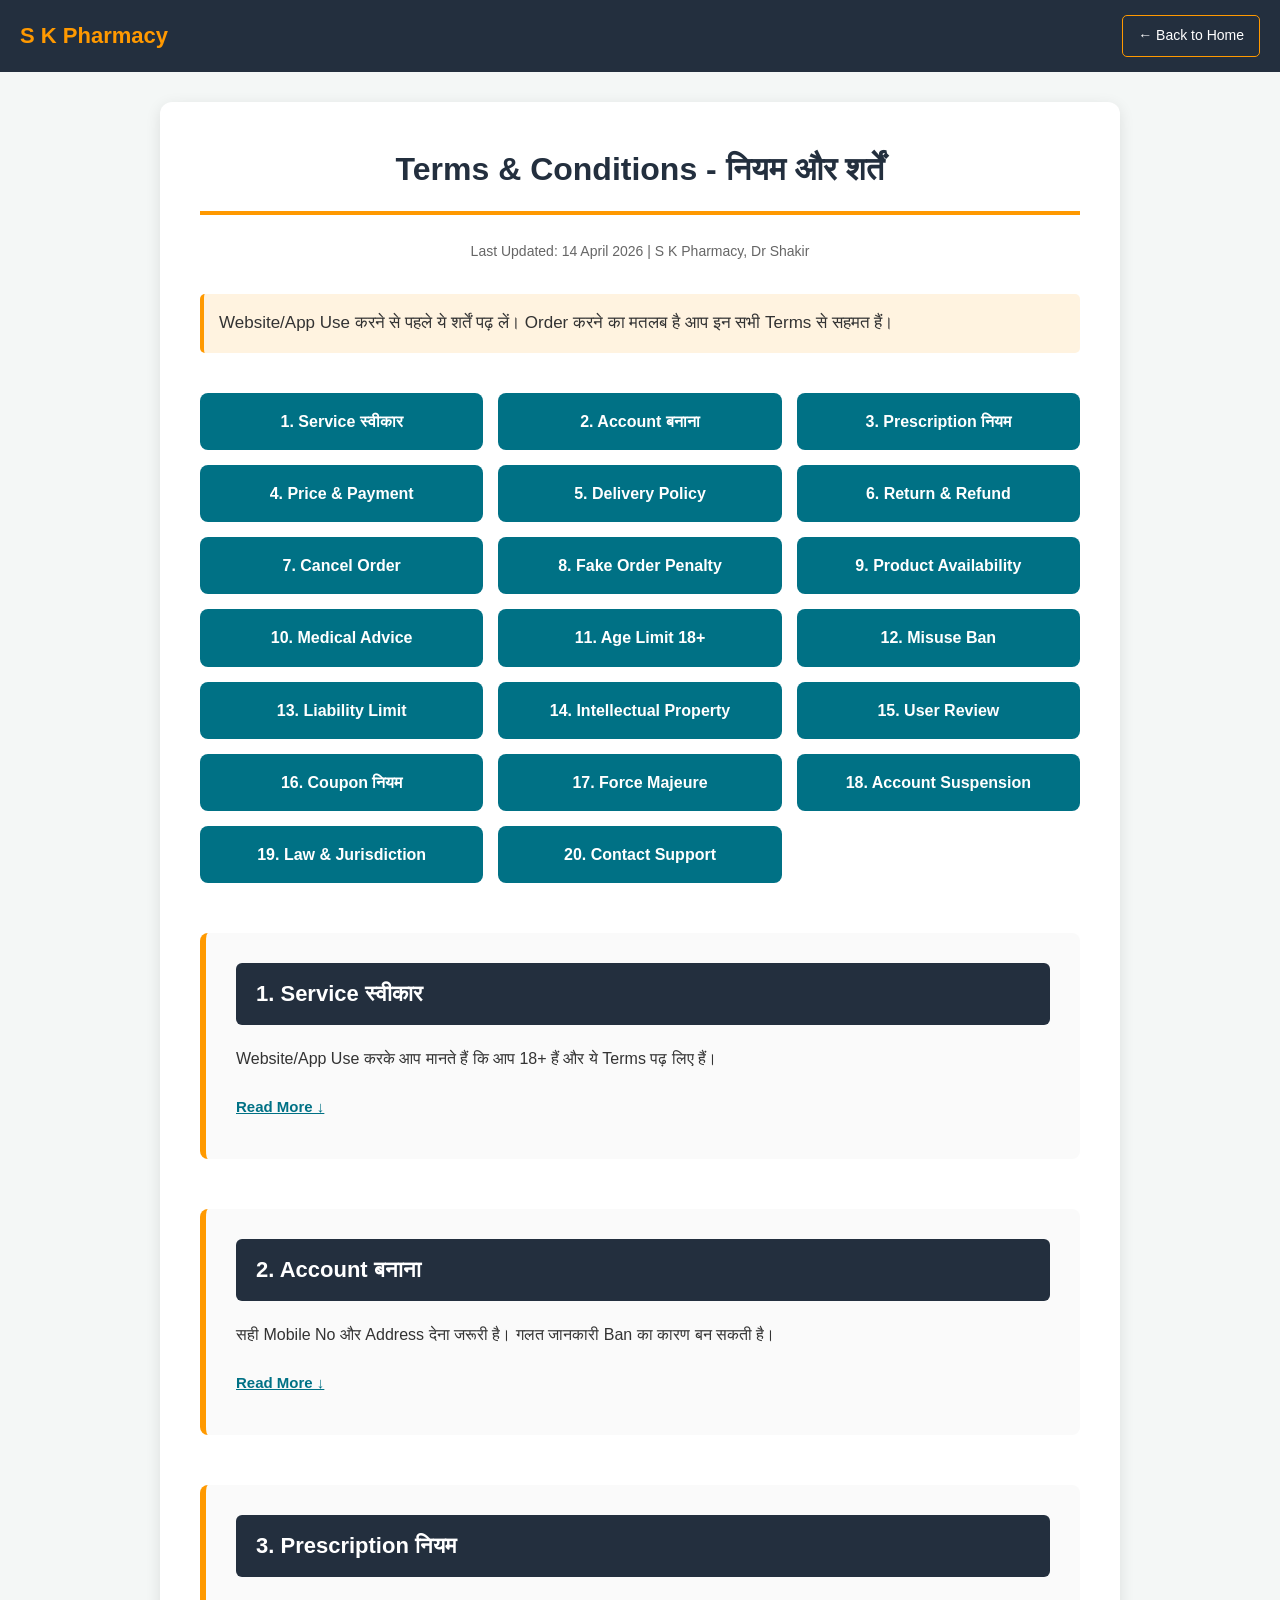
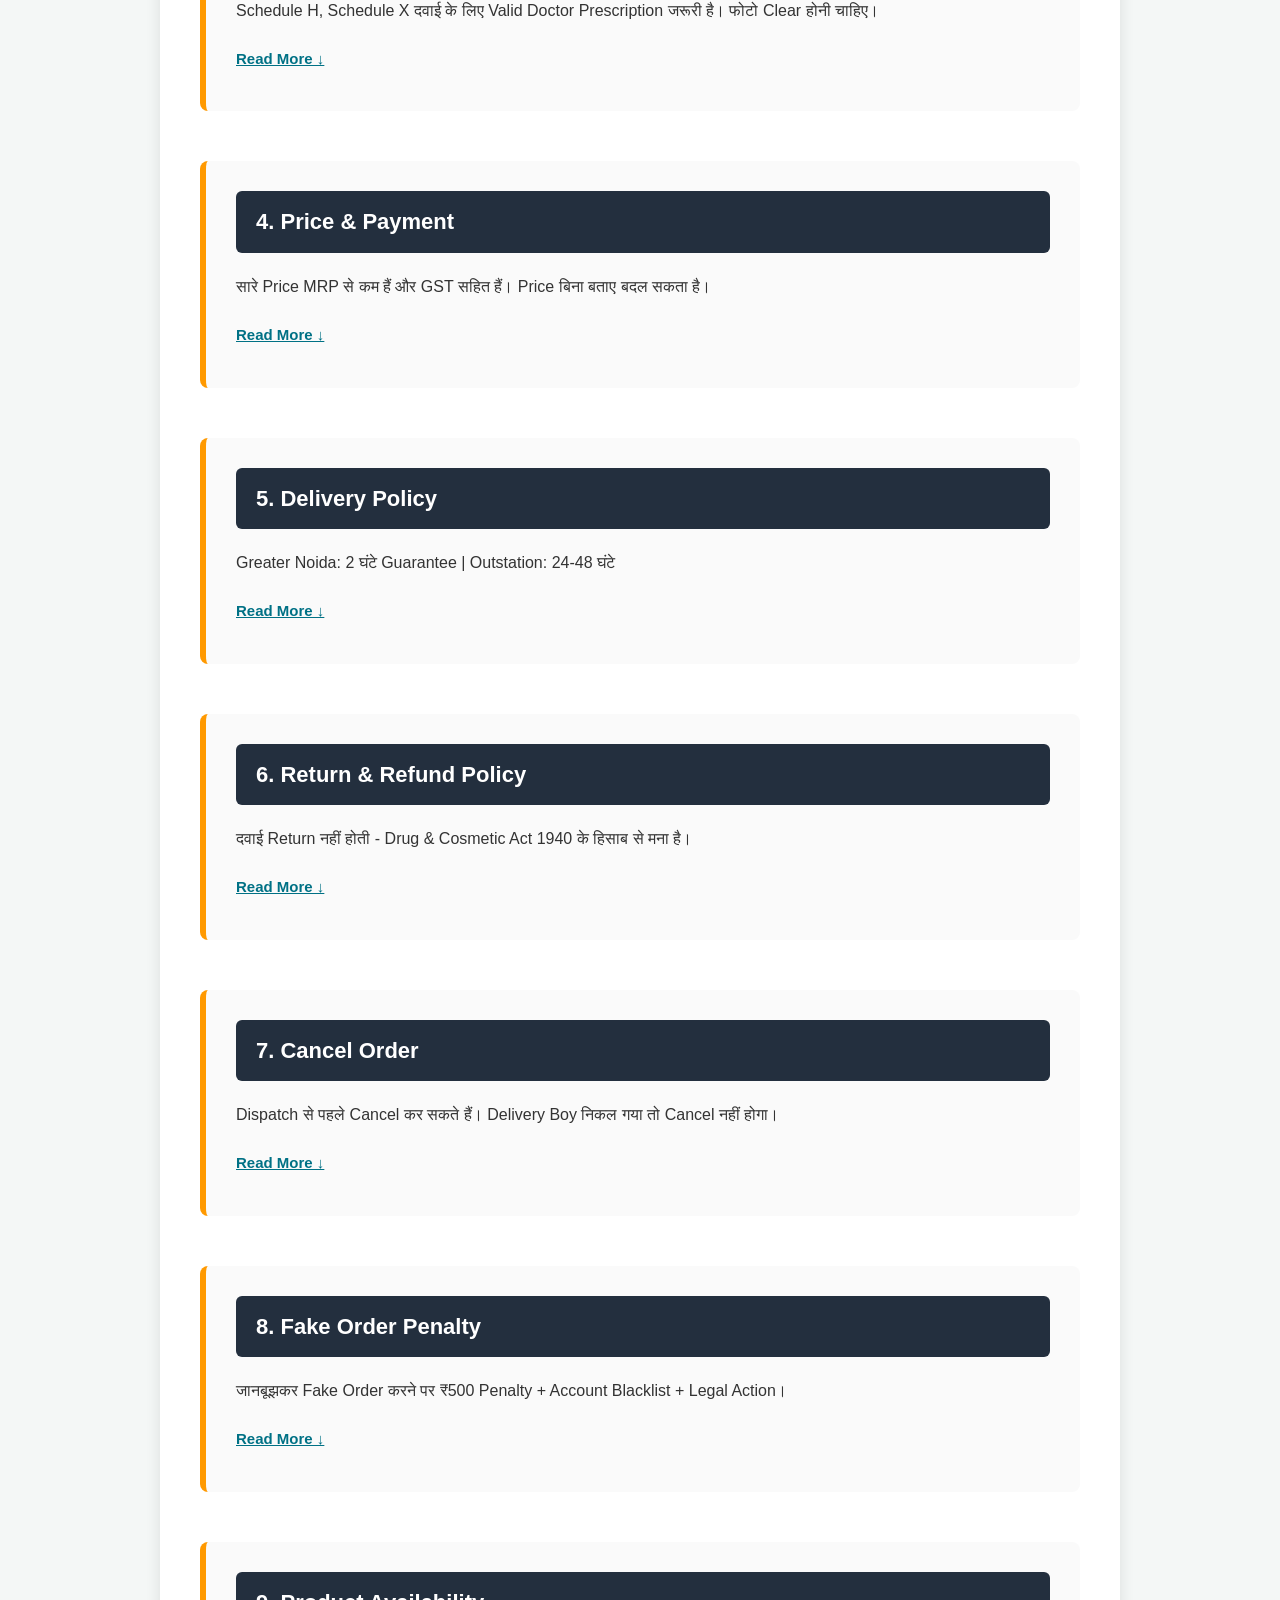
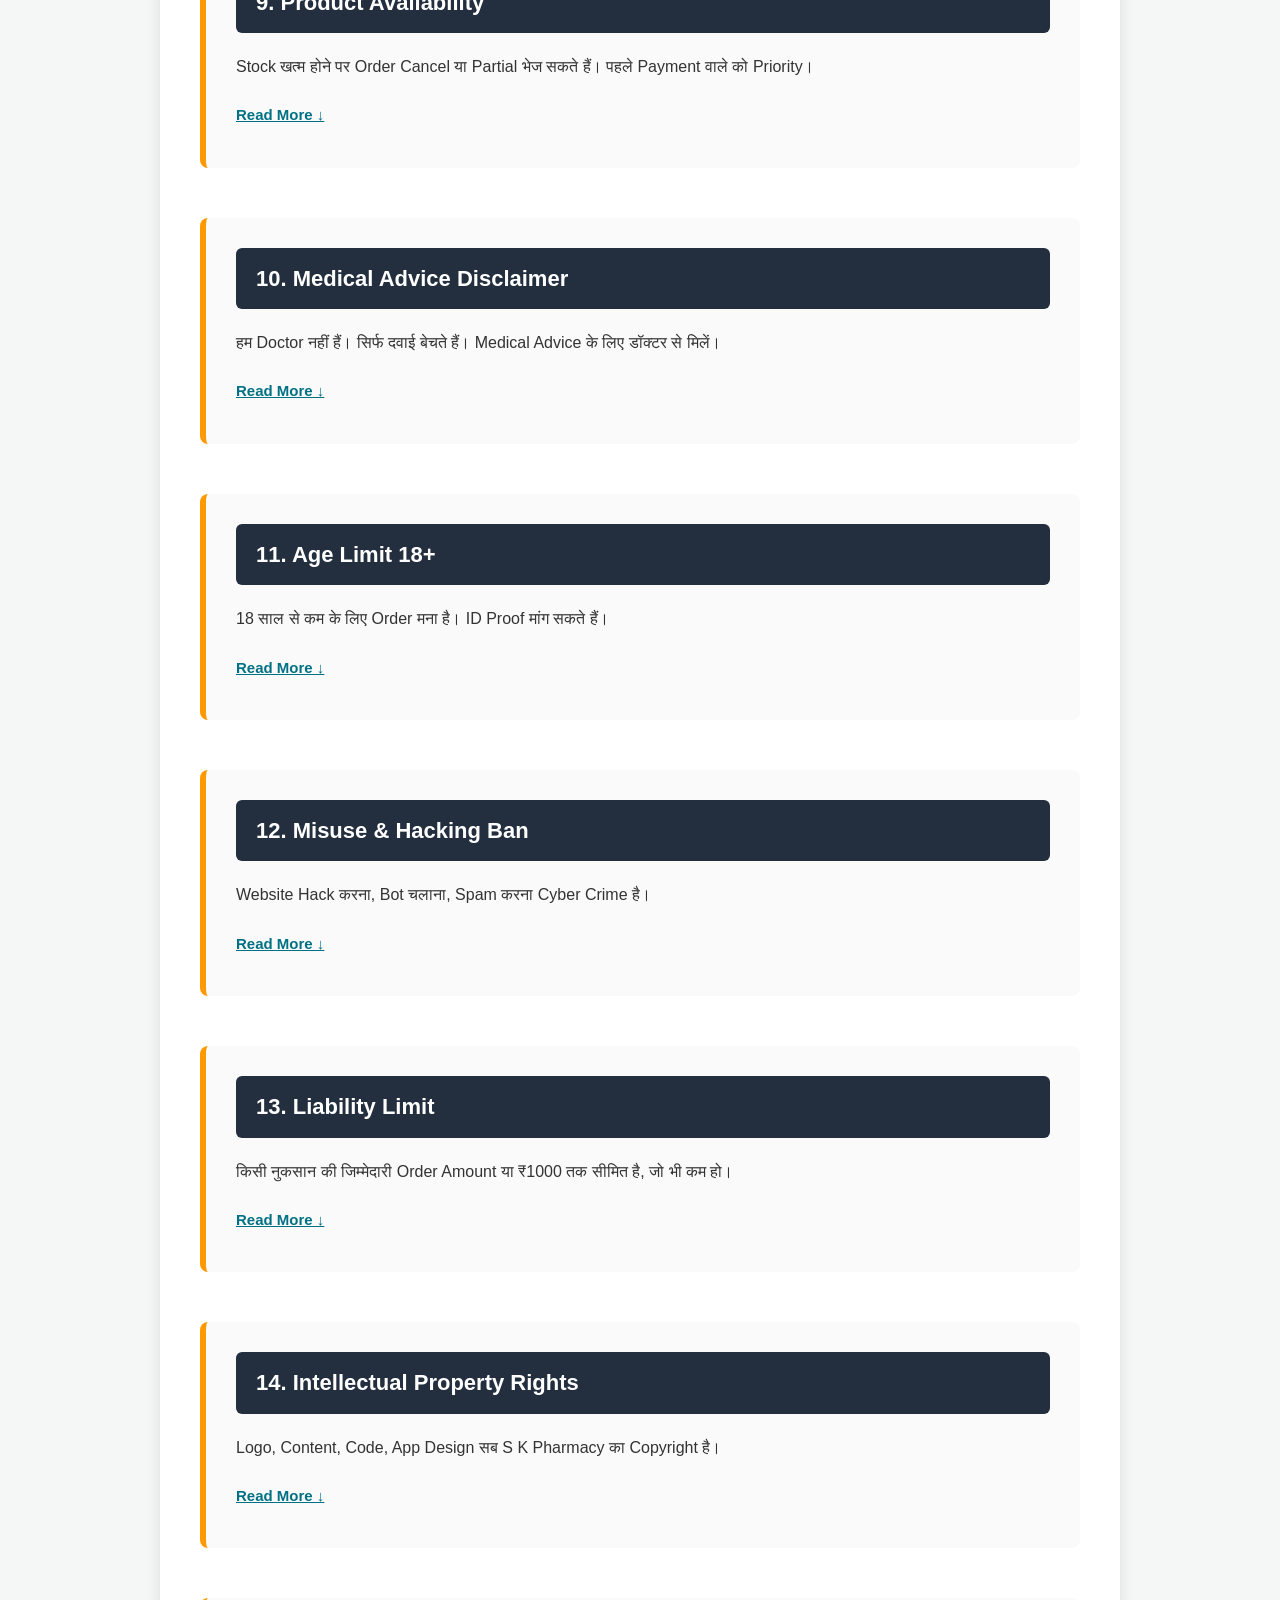
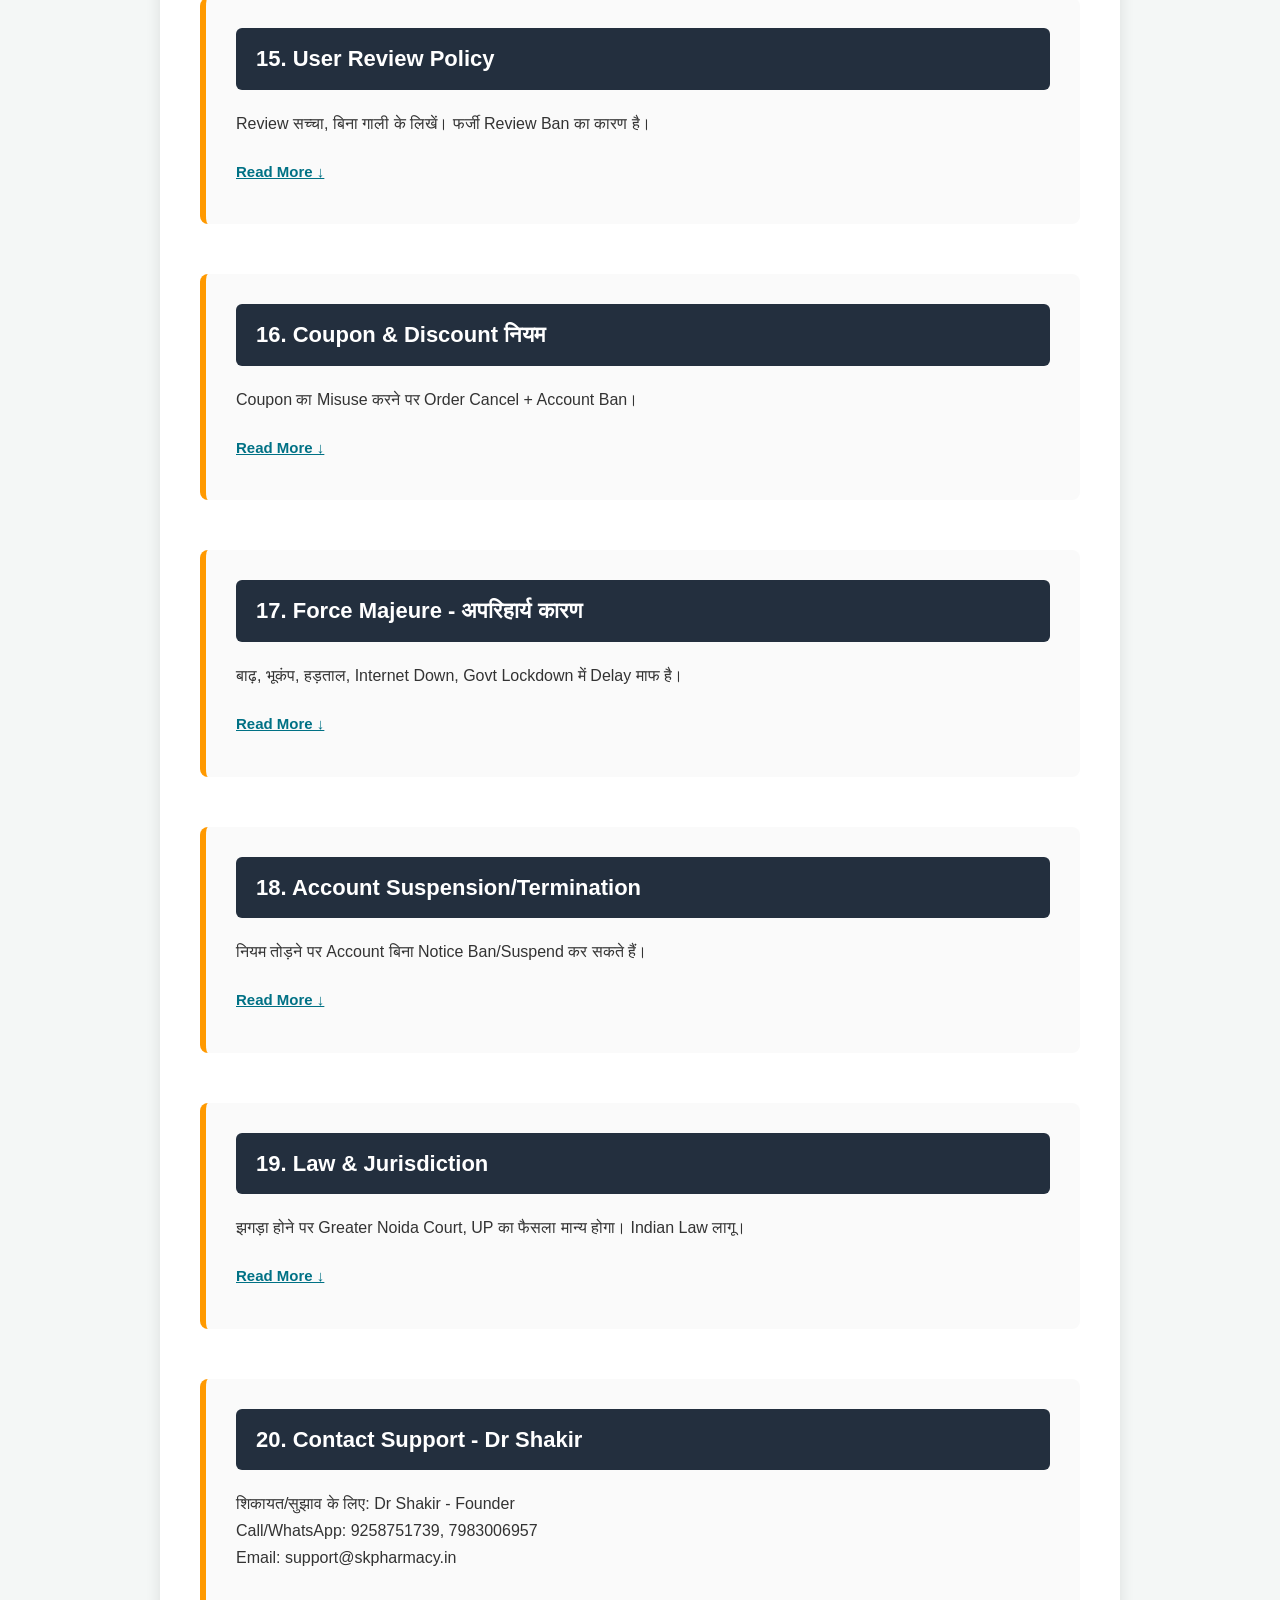
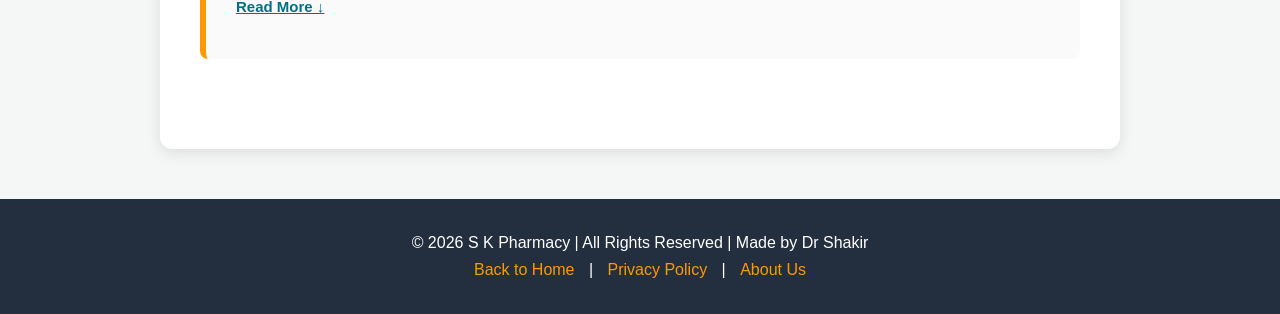
<file: terms-canditions.html>
<!DOCTYPE html>
<html lang="hi">
<head>
<meta charset="UTF-8">
<meta name="viewport" content="width=device-width,initial-scale=1">
<title>Terms & Conditions - S K Pharmacy</title>
<style>
* {margin:0; padding:0; box-sizing:border-box}
body {font-family: Arial, sans-serif; background:#f4f7f6; color:#333; line-height:1.7}
.header {background:#232f3e; color:white; padding:15px 20px; display:flex; justify-content:space-between; align-items:center; position:sticky; top:0; z-index:99}
.header h2 {color:#ff9900; font-size:22px}
.header a {color:white; text-decoration:none; padding:8px 15px; border:1px solid #ff9900; border-radius:5px; font-size:14px}
.container {max-width:1000px; margin:30px auto; padding:0 20px}
.main-card {background:white; padding:40px; border-radius:12px; box-shadow:0 4px 15px rgba(0,0,0,0.1)}
h1 {color:#232f3e; border-bottom:4px solid #ff9900; padding-bottom:15px; margin-bottom:25px; text-align:center; font-size:32px}
.updated {text-align:center; color:#666; margin-bottom:30px; font-size:14px}
.submenu {display:grid; grid-template-columns:repeat(auto-fit, minmax(220px, 1fr)); gap:15px; margin:40px 0}
.submenu a {display:block; padding:15px; background:#007185; color:white; text-decoration:none; text-align:center; border-radius:8px; font-weight:bold; transition:0.3s}
.submenu a:hover {background:#ff9900; transform:translateY(-3px)}
.section {margin:50px 0; padding:30px; background:#fafafa; border-left:6px solid #ff9900; border-radius:8px; scroll-margin-top:80px}
.section h2 {color:white; background:#232f3e; padding:12px 20px; border-radius:6px; margin-bottom:20px; font-size:22px}
.section p, .section li {font-size:16px; margin-bottom:12px}
.section ul {margin-left:25px}
.readmore {color:#007185; cursor:pointer; font-weight:bold; text-decoration:underline; font-size:15px; display:inline-block; margin:10px 0}
.hidden {display:none; margin:15px 0; padding:18px; background:white; border-left:4px solid #ff9900; border-radius:5px}
.footer {text-align:center; padding:30px; margin-top:50px; background:#232f3e; color:white}
.footer a {color:#ff9900; text-decoration:none; margin:0 10px}
@media(max-width:600px){.submenu{grid-template-columns:1fr} .main-card{padding:20px} h1{font-size:24px}}
</style>
</head>
<body>

<div class="header">
  <h2>S K Pharmacy</h2>
  <a href="index.html">← Back to Home</a>
</div>

<div class="container">
  <div class="main-card">
    
    <h1>Terms & Conditions - नियम और शर्तें</h1>
    <p class="updated">Last Updated: 14 April 2026 | S K Pharmacy, Dr Shakir</p>
    
    <p style="font-size:17px; margin-bottom:25px; padding:15px; background:#fff3e0; border-left:4px solid #ff9900; border-radius:5px">
      Website/App Use करने से पहले ये शर्तें पढ़ लें। Order करने का मतलब है आप इन सभी Terms से सहमत हैं।
    </p>

    <div class="submenu">
      <a href="#t1">1. Service स्वीकार</a>
      <a href="#t2">2. Account बनाना</a>
      <a href="#t3">3. Prescription नियम</a>
      <a href="#t4">4. Price & Payment</a>
      <a href="#t5">5. Delivery Policy</a>
      <a href="#t6">6. Return & Refund</a>
      <a href="#t7">7. Cancel Order</a>
      <a href="#t8">8. Fake Order Penalty</a>
      <a href="#t9">9. Product Availability</a>
      <a href="#t10">10. Medical Advice</a>
      <a href="#t11">11. Age Limit 18+</a>
      <a href="#t12">12. Misuse Ban</a>
      <a href="#t13">13. Liability Limit</a>
      <a href="#t14">14. Intellectual Property</a>
      <a href="#t15">15. User Review</a>
      <a href="#t16">16. Coupon नियम</a>
      <a href="#t17">17. Force Majeure</a>
      <a href="#t18">18. Account Suspension</a>
      <a href="#t19">19. Law & Jurisdiction</a>
      <a href="#t20">20. Contact Support</a>
    </div>

    <div class="section" id="t1">
      <h2>1. Service स्वीकार</h2>
      <p>Website/App Use करके आप मानते हैं कि आप 18+ हैं और ये Terms पढ़ लिए हैं।</p>
      <span class="readmore" onclick="toggleRead('t1')">Read More ↓</span>
      <div id="moret1" class="hidden">
        <p>अगर Terms पसंद ना हों तो Service Use ना करें। Dr Shakir का हक है बिना बताए Terms बदलने का। बदलने पर Website पर Notification मिल जाएगा। Continue Use = Accept Terms.</p>
      </div>
    </div>

    <div class="section" id="t2">
      <h2>2. Account बनाना</h2>
      <p>सही Mobile No और Address देना जरूरी है। गलत जानकारी Ban का कारण बन सकती है।</p>
      <span class="readmore" onclick="toggleRead('t2')">Read More ↓</span>
      <div id="moret2" class="hidden">
        <p>एक व्यक्ति एक Account। Multiple Account बनाने पर Ban। Password की सुरक्षा आपकी जिम्मेदारी। OTP, Password किसी को Share ना करें। Hack होने की जिम्मेदारी हमारी नहीं।</p>
      </div>
    </div>

    <div class="section" id="t3">
      <h2>3. Prescription नियम</h2>
      <p>Schedule H, Schedule X दवाई के लिए Valid Doctor Prescription जरूरी है। फोटो Clear होनी चाहिए।</p>
      <span class="readmore" onclick="toggleRead('t3')">Read More ↓</span>
      <div id="moret3" class="hidden">
        <p>बिना Prescription Schedule H दवाई नहीं भेजेंगे। फर्जी/Edited Prescription पर Legal Action + Police Complaint + ₹10,000 जुर्माना। Pharmacist Prescription Verify करेगा। Doctor का नाम, Seal, Date जरूरी है।</p>
      </div>
    </div>

    <div class="section" id="t4">
      <h2>4. Price & Payment</h2>
      <p>सारे Price MRP से कम हैं और GST सहित हैं। Price बिना बताए बदल सकता है।</p>
      <span class="readmore" onclick="toggleRead('t4')">Read More ↓</span>
      <div id="moret4" class="hidden">
        <p>Order Confirm होने के बाद Price नहीं बदलेगा। Payment Fail होने पर Order Auto Cancel। COD में Exact Cash रखें, छुट्टा नहीं होगा। Online Payment Razorpay से 256-bit Secure है। Card No Save नहीं करते।</p>
      </div>
    </div>

    <div class="section" id="t5">
      <h2>5. Delivery Policy</h2>
      <p>Greater Noida: 2 घंटे Guarantee | Outstation: 24-48 घंटे</p>
      <span class="readmore" onclick="toggleRead('t5')">Read More ↓</span>
      <div id="moret5" class="hidden">
        <p>Address गलत/Incomplete होने पर Delivery Fail Charge ₹50। 3 बार Delivery Attempt के बाद Order Return + 10% Cancellation Charge। मौसम, हड़ताल, Lockdown में Delay हो सकता है। 2 घंटे Delay पर 10% Extra Discount।</p>
      </div>
    </div>

    <div class="section" id="t6">
      <h2>6. Return & Refund Policy</h2>
      <p>दवाई Return नहीं होती - Drug & Cosmetic Act 1940 के हिसाब से मना है।</p>
      <span class="readmore" onclick="toggleRead('t6')">Read More ↓</span>
      <div id="moret6" class="hidden">
        <p>अगर दवाई Damaged, Expired या गलत भेज दी तो 24 घंटे में Photo/Video भेजो WhatsApp 9258751739 पर। 100% Refund या Replacement देंगे। हमारी गलती पर Double पैसे वापस। Customer की गलती पर Return नहीं होगा।</p>
      </div>
    </div>

    <div class="section" id="t7">
      <h2>7. Cancel Order</h2>
      <p>Dispatch से पहले Cancel कर सकते हैं। Delivery Boy निकल गया तो Cancel नहीं होगा।</p>
      <span class="readmore" onclick="toggleRead('t7')">Read More ↓</span>
      <div id="moret7" class="hidden">
        <p>COD Order Cancel करने पर ₹30 Cancellation Charge। Online Payment 3-5 Business Day में Refund। Cancel के लिए Call/WhatsApp 7983006957 करें। App से भी Cancel हो जाएगा।</p>
      </div>
    </div>

    <div class="section" id="t8">
      <h2>8. Fake Order Penalty</h2>
      <p>जानबूझकर Fake Order करने पर ₹500 Penalty + Account Blacklist + Legal Action।</p>
      <span class="readmore" onclick="toggleRead('t8')">Read More ↓</span>
      <div id="moret8" class="hidden">
        <p>3 बार COD Order Reject/Delivery Boy को वापस भेजने पर Account Block। Delivery Boy का समय, पेट्रोल बर्बाद करना Crime है। Dr Shakir ये बर्दाश्त नहीं करेगा। Police Complaint होगी।</p>
      </div>
    </div>

    <div class="section" id="t9">
      <h2>9. Product Availability</h2>
      <p>Stock खत्म होने पर Order Cancel या Partial भेज सकते हैं। पहले Payment वाले को Priority।</p>
      <span class="readmore" onclick="toggleRead('t9')">Read More ↓</span>
      <div id="moret9" class="hidden">
        <p>पैसे वापस 24 घंटे में UPI पर। Alternative दवाई Pharmacist की सलाह से देंगे। Price Match Guarantee है - कहीं सस्ता मिला तो Bill दिखाओ, Difference + 5% वापस।</p>
      </div>
    </div>

    <div class="section" id="t10">
      <h2>10. Medical Advice Disclaimer</h2>
      <p>हम Doctor नहीं हैं। सिर्फ दवाई बेचते हैं। Medical Advice के लिए डॉक्टर से मिलें।</p>
      <span class="readmore" onclick="toggleRead('t10')">Read More ↓</span>
      <div id="moret10" class="hidden">
        <p>दवाई लेने से पहले Doctor से सलाह लें। Side Effect, Allergy की जिम्मेदारी हमारी नहीं। Pharmacist सिर्फ Dose बता सकता है, Diagnose नहीं कर सकता। Self Medication खतरनाक है।</p>
      </div>
    </div>

    <div class="section" id="t11">
      <h2>11. Age Limit 18+</h2>
      <p>18 साल से कम के लिए Order मना है। ID Proof मांग सकते हैं।</p>
      <span class="readmore" onclick="toggleRead('t11')">Read More ↓</span>
      <div id="moret11" class="hidden">
        <p>गलत Age डालने पर Account Permanent Ban + Police Case। Parent के Account से भी बच्चे Order नहीं कर सकते। Delivery के समय ID Check हो सकती है।</p>
      </div>
    </div>

    <div class="section" id="t12">
      <h2>12. Misuse & Hacking Ban</h2>
      <p>Website Hack करना, Bot चलाना, Spam करना Cyber Crime है।</p>
      <span class="readmore" onclick="toggleRead('t12')">Read More ↓</span>
      <div id="moret12" class="hidden">
        <p>IT Act 2000 में Case + 3 साल जेल + ₹5 लाख तक जुर्माना। IP Address, Mobile IMEI Track होता है। Dr Shakir Cyber Cell Delhi में तुरंत शिकायत करेगा। Fair Use करो।</p>
      </div>
    </div>

    <div class="section" id="t13">
      <h2>13. Liability Limit</h2>
      <p>किसी नुकसान की जिम्मेदारी Order Amount या ₹1000 तक सीमित है, जो भी कम हो।</p>
      <span class="readmore" onclick="toggleRead('t13')">Read More ↓</span>
      <div id="moret13" class="hidden">
        <p>Indirect Loss, Business Loss, Profit Loss की जिम्मेदारी नहीं। Server Down, App Crash होने पर भी जिम्मेदारी नहीं। Drug Reaction की जिम्मेदारी Doctor/Company की है।</p>
      </div>
    </div>

    <div class="section" id="t14">
      <h2>14. Intellectual Property Rights</h2>
      <p>Logo, Content, Code, App Design सब S K Pharmacy का Copyright है।</p>
      <span class="readmore" onclick="toggleRead('t14')">Read More ↓</span>
      <div id="moret14" class="hidden">
        <p>Copy, Download, Resell करने पर Copyright Act 1957 में Case + ₹2 लाख जुर्माना। Screenshot Personal Use के लिए ले सकते हैं। Commercial Use मना है। "S K Pharmacy" Trademark है।</p>
      </div>
    </div>

    <div class="section" id="t15">
      <h2>15. User Review Policy</h2>
      <p>Review सच्चा, बिना गाली के लिखें। फर्जी Review Ban का कारण है।</p>
      <span class="readmore" onclick="toggleRead('t15')">Read More ↓</span>
      <div id="moret15" class="hidden">
        <p>Competitor को Bad Review, Fake 5-Star Review लिखने पर Account Ban + Defamation Case। Review Edit/Delete करने का हक हमारे पास है। Paid Review मना है।</p>
      </div>
    </div>

    <div class="section" id="t16">
      <h2>16. Coupon & Discount नियम</h2>
      <p>Coupon का Misuse करने पर Order Cancel + Account Ban।</p>
      <span class="readmore" onclick="toggleRead('t16')">Read More ↓</span>
      <div id="moret16" class="hidden">
        <p>एक Coupon एक Order में। Multiple Account बनाकर Coupon Use Ban है। Expired Coupon काम नहीं करेगा। Coupon Value Cash में नहीं मिलेगी। Stack नहीं कर सकते।</p>
      </div>
    </div>

    <div class="section" id="t17">
      <h2>17. Force Majeure - अपरिहार्य कारण</h2>
      <p>बाढ़, भूकंप, हड़ताल, Internet Down, Govt Lockdown में Delay माफ है।</p>
      <span class="readmore" onclick="toggleRead('t17')">Read More ↓</span>
      <div id="moret17" class="hidden">
        <p>Covid Lockdown जैसा Case आने पर Delivery रुक जाएगी। Customer को SMS/WhatsApp कर देंगे। इस Delay की कोई Compensation नहीं मिलेगी। Act of God है।</p>
      </div>
    </div>

    <div class="section" id="t18">
      <h2>18. Account Suspension/Termination</h2>
      <p>नियम तोड़ने पर Account बिना Notice Ban/Suspend कर सकते हैं।</p>
      <span class="readmore" onclick="toggleRead('t18')">Read More ↓</span>
      <div id="moret18" class="hidden">
        <p>Fake Prescription, Fake Address, COD Refuse, Abusive Language पर Ban। Ban हटवाने के लिए 9258751739 पर Call करें। Dr Shakir का फैसला Final और Binding है।</p>
      </div>
    </div>

    <div class="section" id="t19">
      <h2>19. Law & Jurisdiction</h2>
      <p>झगड़ा होने पर Greater Noida Court, UP का फैसला मान्य होगा। Indian Law लागू।</p>
      <span class="readmore" onclick="toggleRead('t19')">Read More ↓</span>
      <div id="moret19" class="hidden">
        <p>Online Dispute पहले बात करके Solve करेंगे। Case करने से पहले 30 दिन Written Notice देना जरूरी है। Arbitration Greater Noida में होगी।</p>
      </div>
    </div>

    <div class="section" id="t20">
      <h2>20. Contact Support - Dr Shakir</h2>
      <p>शिकायत/सुझाव के लिए: Dr Shakir - Founder<br>Call/WhatsApp: 9258751739, 7983006957<br>Email: support@skpharmacy.in</p>
      <span class="readmore" onclick="toggleRead('t20')">Read More ↓</span>
      <div id="moret20" class="hidden">
        <p>Address: S K Pharmacy, Main Market, Silapur Village, Dankaur, UP - 203201<br>Shop Time: सुबह 8 बजे से रात 10 बजे<br>24 घंटे में Reply देंगे। Middle Class से हूँ, Customer का दर्द समझता हूँ। मिलना हो तो दुकान आ जाओ।</p>
      </div>
    </div>

  </div>
</div>

<div class="footer">
  <p>© 2026 S K Pharmacy | All Rights Reserved | Made by Dr Shakir</p>
  <p><a href="index.html">Back to Home</a> | <a href="privacy-policy.html">Privacy Policy</a> | <a href="about.html">About Us</a></p>
</div>

<script>
function toggleRead(id){
  let d = document.getElementById('more' + id);
  let s = d.previousElementSibling;
  if(d.style.display === 'block'){
    d.style.display = 'none';
    s.innerHTML = 'Read More ↓';
  } else {
    d.style.display = 'block';
    s.innerHTML = 'Read Less ↑';
  }
}
document.querySelectorAll('.submenu a').forEach(anchor => {
  anchor.addEventListener('click', function(e) {
    e.preventDefault();
    document.querySelector(this.getAttribute('href')).scrollIntoView({behavior: 'smooth'});
  });
});
</script>
</body>
  </html>
</file>
